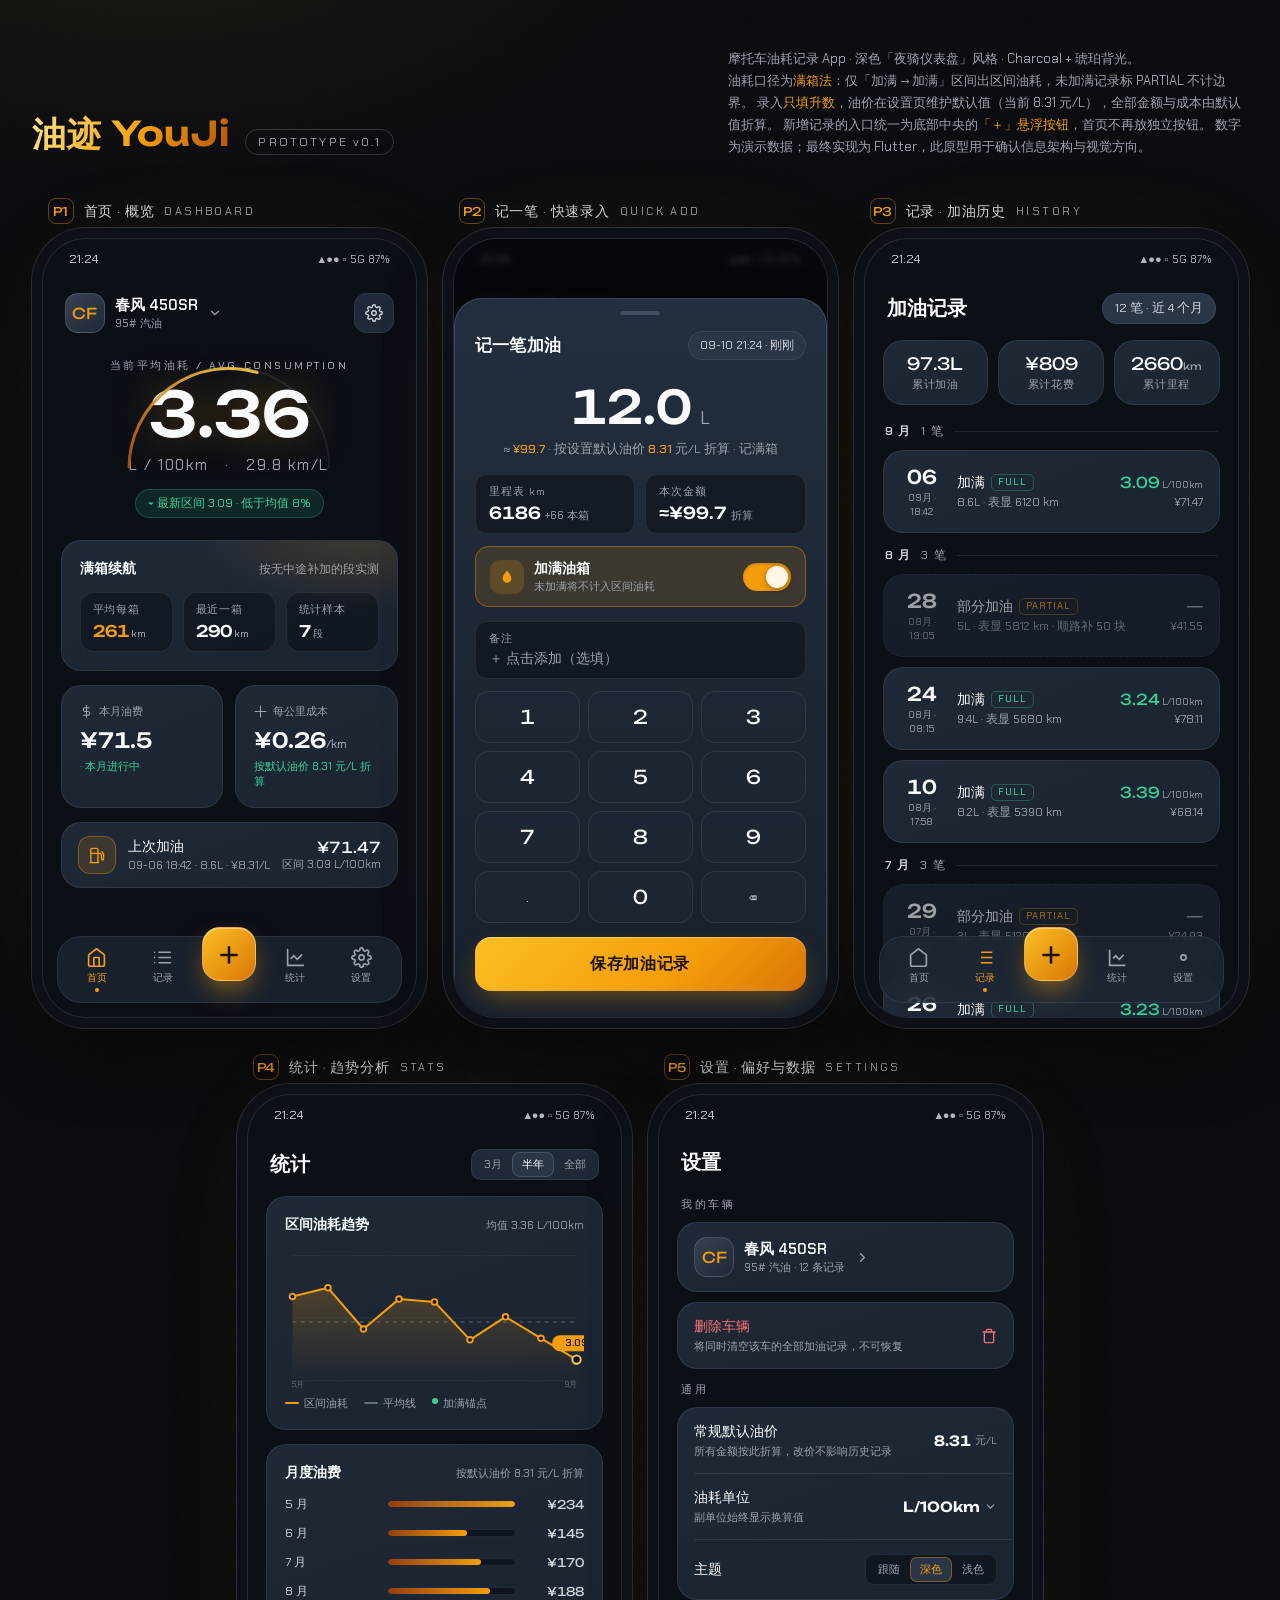
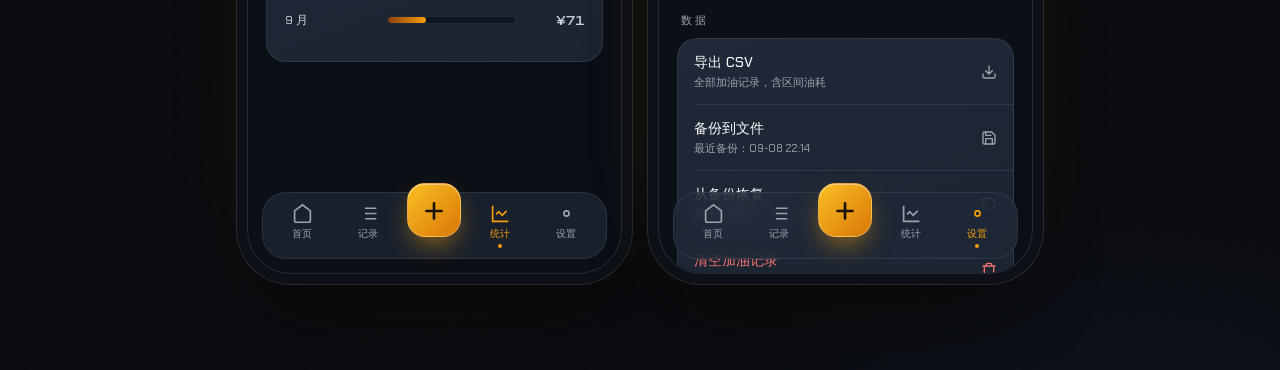
<file: prototype/index.html>
<!DOCTYPE html>
<html lang="zh-CN">
<head>
<meta charset="UTF-8">
<meta name="viewport" content="width=device-width, initial-scale=1">
<title>油迹 YouJi · 前端原型 v0.1</title>
<link rel="preconnect" href="https://fonts.googleapis.com">
<link rel="preconnect" href="https://fonts.gstatic.com" crossorigin>
<link href="https://fonts.googleapis.com/css2?family=Unbounded:wght@400;500;600&family=Chakra+Petch:wght@400;500;600&display=swap" rel="stylesheet">
<link rel="stylesheet" href="style.css">
</head>
<body>

<header class="board-head">
  <div class="board-title">
    <h1>油迹 YouJi</h1>
    <span class="ver">PROTOTYPE v0.1</span>
  </div>
  <p class="board-note">
    摩托车油耗记录 App · 深色「夜骑仪表盘」风格 · Charcoal + 琥珀背光。<br>
    油耗口径为<b>满箱法</b>：仅「加满 → 加满」区间出区间油耗，未加满记录标 PARTIAL 不计边界。
    录入<b>只填升数</b>，油价在设置页维护默认值（当前 8.31 元/L），全部金额与成本由默认值折算。
    新增记录的入口统一为底部中央的<b>「＋」悬浮按钮</b>，首页不再放独立按钮。
    数字为演示数据；最终实现为 Flutter，此原型用于确认信息架构与视觉方向。
  </p>
</header>

<main class="board">

  <!-- ============ P1 首页 ============ -->
  <div class="device">
    <div class="device-label"><span class="idx">P1</span><span class="name">首页 · 概览</span><span class="en">DASHBOARD</span></div>
    <section class="phone">
      <div class="screen">
        <div class="statusbar"><span class="num">21:24</span><span class="sig">▲●● ▫ 5G 87%</span></div>
        <div class="screen-scroll">

          <div class="dash-head">
            <div class="vehicle-chip">
              <div class="avatar">CF</div>
              <div>
                <div class="vname">春风 450SR</div>
                <div class="vsub">95# 汽油</div>
              </div>
              <svg width="14" height="14" viewBox="0 0 24 24" fill="none" stroke="#9CA3AF" stroke-width="2" stroke-linecap="round"><path d="m6 9 6 6 6-6"/></svg>
            </div>
            <button class="icon-btn" aria-label="设置">
              <svg width="18" height="18" viewBox="0 0 24 24" fill="none" stroke="currentColor" stroke-width="1.8" stroke-linecap="round"><circle cx="12" cy="12" r="3"/><path d="M19.4 15a1.65 1.65 0 0 0 .33 1.82l.06.06a2 2 0 1 1-2.83 2.83l-.06-.06a1.65 1.65 0 0 0-1.82-.33 1.65 1.65 0 0 0-1 1.51V21a2 2 0 1 1-4 0v-.09A1.65 1.65 0 0 0 9 19.4a1.65 1.65 0 0 0-1.82.33l-.06.06a2 2 0 1 1-2.83-2.83l.06-.06a1.65 1.65 0 0 0 .33-1.82 1.65 1.65 0 0 0-1.51-1H3a2 2 0 1 1 0-4h.09A1.65 1.65 0 0 0 4.6 9a1.65 1.65 0 0 0-.33-1.82l-.06-.06a2 2 0 1 1 2.83-2.83l.06.06a1.65 1.65 0 0 0 1.82.33H9a1.65 1.65 0 0 0 1-1.51V3a2 2 0 1 1 4 0v.09a1.65 1.65 0 0 0 1 1.51 1.65 1.65 0 0 0 1.82-.33l.06-.06a2 2 0 1 1 2.83 2.83l-.06.06a1.65 1.65 0 0 0-.33 1.82V9a1.65 1.65 0 0 0 1.51 1H21a2 2 0 1 1 0 4h-.09a1.65 1.65 0 0 0-1.51 1z"/></svg>
            </button>
          </div>

          <div class="hero">
            <svg class="hero-arc" viewBox="0 0 240 120" fill="none">
              <path d="M 20 110 A 100 100 0 0 1 220 110" stroke="rgba(148,163,184,.14)" stroke-width="2" stroke-linecap="round"/>
              <path d="M 20 110 A 100 100 0 0 1 148 15.5" stroke="url(#ga)" stroke-width="3" stroke-linecap="round"/>
              <defs><linearGradient id="ga" x1="0" y1="1" x2="1" y2="0"><stop stop-color="#B45309"/><stop offset="1" stop-color="#FCD34D"/></linearGradient></defs>
            </svg>
            <span class="label-caps">当前平均油耗 / AVG CONSUMPTION</span>
            <div class="hero-value num" id="hero-value">3.36</div>
            <div class="hero-unit">L / 100km　·　<span class="num">29.8</span> km/L</div>
            <div class="hero-sub num" id="hero-sub">▾ 最新区间 3.09 · 低于均值</div>
          </div>

          <div class="card tank-card">
            <div class="tank-top"><span class="t">满箱续航</span><span class="d num">按无中途补加的段实测</span></div>
            <div class="tank-stats">
              <div class="tank-stat"><div class="k">平均每箱</div><div class="v amber num"><span id="range-avg">261</span><small>km</small></div></div>
              <div class="tank-stat"><div class="k">最近一箱</div><div class="v num"><span id="range-last">290</span><small>km</small></div></div>
              <div class="tank-stat"><div class="k">统计样本</div><div class="v num"><span id="range-count">7</span><small>段</small></div></div>
            </div>
          </div>

          <div class="month-row">
            <div class="card month-card">
              <div class="k"><svg width="13" height="13" viewBox="0 0 24 24" fill="none" stroke="#9CA3AF" stroke-width="2" stroke-linecap="round"><path d="M12 1v22M17 5H9.5a3.5 3.5 0 0 0 0 7h5a3.5 3.5 0 0 1 0 7H6"/></svg>本月油费</div>
              <div class="v num" id="month-cost">¥71.5</div>
              <div class="trend">· 本月进行中</div>
            </div>
            <div class="card month-card">
              <div class="k"><svg width="13" height="13" viewBox="0 0 24 24" fill="none" stroke="#9CA3AF" stroke-width="2" stroke-linecap="round"><path d="M12 2v20M2 12h20"/></svg>每公里成本</div>
              <div class="v num" id="cost-km">¥0.26<small>/km</small></div>
              <div class="trend num">按默认油价 8.31 元/L 折算</div>
            </div>
          </div>

          <div class="card last-fill" style="margin-top:2px">
            <div class="pump">
              <svg width="17" height="17" viewBox="0 0 24 24" fill="none" stroke="currentColor" stroke-width="1.9" stroke-linecap="round" stroke-linejoin="round"><path d="M3 22h12M4 9h10M14 22V4a2 2 0 0 0-2-2H6a2 2 0 0 0-2 2v18M14 9h2a3 3 0 0 1 3 3v5a1.5 1.5 0 0 0 3 0v-7l-2.5-3.5"/></svg>
            </div>
            <div class="info">
              <div class="l1">上次加油</div>
              <div class="l2 num">09-06 18:42 · 8.6L · ¥8.31/L</div>
            </div>
            <div class="amt num"><div class="a">¥71.47</div><div class="b">区间 3.09 L/100km</div></div>
          </div>

        </div>
        <!-- 底部导航 -->
        <nav class="tabbar">
          <div class="tab on">
            <svg viewBox="0 0 24 24" fill="none" stroke="currentColor" stroke-width="1.9" stroke-linecap="round" stroke-linejoin="round"><path d="m3 9 9-7 9 7v11a2 2 0 0 1-2 2H5a2 2 0 0 1-2-2z"/><path d="M9 22V12h6v10"/></svg>
            首页<i class="dot"></i>
          </div>
          <div class="tab">
            <svg viewBox="0 0 24 24" fill="none" stroke="currentColor" stroke-width="1.9" stroke-linecap="round"><path d="M8 6h13M8 12h13M8 18h13M3 6h.01M3 12h.01M3 18h.01"/></svg>
            记录<i class="dot"></i>
          </div>
          <div class="tab"><div class="tab-fab"><svg viewBox="0 0 24 24" fill="none" stroke="currentColor" stroke-width="2.4" stroke-linecap="round"><path d="M12 5v14M5 12h14"/></svg></div></div>
          <div class="tab">
            <svg viewBox="0 0 24 24" fill="none" stroke="currentColor" stroke-width="1.9" stroke-linecap="round"><path d="M3 3v18h18"/><path d="m19 9-5 5-4-4-3 3"/></svg>
            统计<i class="dot"></i>
          </div>
          <div class="tab">
            <svg viewBox="0 0 24 24" fill="none" stroke="currentColor" stroke-width="1.9" stroke-linecap="round" stroke-linejoin="round"><circle cx="12" cy="12" r="3"/><path d="M19.4 15a1.65 1.65 0 0 0 .33 1.82l.06.06a2 2 0 1 1-2.83 2.83l-.06-.06a1.65 1.65 0 0 0-1.82-.33 1.65 1.65 0 0 0-1 1.51V21a2 2 0 1 1-4 0v-.09A1.65 1.65 0 0 0 9 19.4a1.65 1.65 0 0 0-1.82.33l-.06.06a2 2 0 1 1-2.83-2.83l.06-.06a1.65 1.65 0 0 0 .33-1.82 1.65 1.65 0 0 0-1.51-1H3a2 2 0 1 1 0-4h.09A1.65 1.65 0 0 0 4.6 9a1.65 1.65 0 0 0-.33-1.82l-.06-.06a2 2 0 1 1 2.83-2.83l.06.06a1.65 1.65 0 0 0 1.82.33H9a1.65 1.65 0 0 0 1-1.51V3a2 2 0 1 1 4 0v.09a1.65 1.65 0 0 0 1 1.51 1.65 1.65 0 0 0 1.82-.33l.06-.06a2 2 0 1 1 2.83 2.83l-.06.06a1.65 1.65 0 0 0-.33 1.82V9a1.65 1.65 0 0 0 1.51 1H21a2 2 0 1 1 0 4h-.09a1.65 1.65 0 0 0-1.51 1z"/></svg>
            设置<i class="dot"></i>
          </div>
        </nav>
      </div>
    </section>
  </div>

  <!-- ============ P2 记一笔 ============ -->
  <div class="device">
    <div class="device-label"><span class="idx">P2</span><span class="name">记一笔 · 快速录入</span><span class="en">QUICK ADD</span></div>
    <section class="phone">
      <div class="screen">
        <div class="statusbar"><span class="num">21:24</span><span class="sig">▲●● ▫ 5G 87%</span></div>
        <!-- 底衬：首页内容被 sheet 压暗 -->
        <div class="screen-scroll" style="filter: blur(1px) brightness(.55); pointer-events:none;">
          <div class="dash-head">
            <div class="vehicle-chip"><div class="avatar">CF</div><div><div class="vname">春风 450SR</div><div class="vsub">95# 汽油</div></div></div>
          </div>
          <div class="hero"><span class="label-caps">当前平均油耗</span><div class="hero-value">3.36</div><div class="hero-unit">L / 100km</div></div>
          <div class="card tank-card"><div class="tank-top"><span class="t">满箱续航</span></div><div class="tank-stats"><div class="tank-stat"><div class="k">平均每箱</div><div class="v num">261<small>km</small></div></div><div class="tank-stat"><div class="k">最近一箱</div><div class="v num">290<small>km</small></div></div></div></div>
        </div>
        <div class="sheet-scrim"></div>

        <div class="sheet">
          <div class="sheet-grip"></div>
          <div class="sheet-title">
            <h3>记一笔加油</h3>
            <span class="date-pill num">09-10 21:24 · 刚刚</span>
          </div>

          <div class="amount-display">
            <span class="val num">12.0</span><span style="font-size:18px;color:var(--on-surface-3);margin-left:8px">L</span>
            <div class="conv num">≈ <b>¥99.7</b> · 按设置默认油价 <b>8.31</b> 元/L 折算 · 记满箱</div>
          </div>

          <div class="fill-row">
            <div class="fill-field"><div class="k">里程表 km</div><div class="v num">6186 <small>+66 本箱</small></div></div>
            <div class="fill-field"><div class="k">本次金额</div><div class="v num">≈¥99.7 <small>折算</small></div></div>
          </div>

          <div class="full-toggle">
            <div class="l">
              <div class="ic"><svg width="16" height="16" viewBox="0 0 24 24" fill="currentColor"><path d="M12 2.7s6.5 6.6 6.5 11.3a6.5 6.5 0 1 1-13 0C5.5 9.3 12 2.7 12 2.7z"/></svg></div>
              <div><div class="t1">加满油箱</div><div class="t2">未加满将不计入区间油耗</div></div>
            </div>
            <div class="switch"></div>
          </div>

          <div class="fill-row">
            <div class="fill-field" style="flex:1">
              <div class="k">备注</div>
              <div class="v ph">＋ 点击添加（选填）</div>
            </div>
          </div>

          <div class="keypad">
            <div class="key num">1</div><div class="key num">2</div><div class="key num">3</div>
            <div class="key num">4</div><div class="key num">5</div><div class="key num">6</div>
            <div class="key num">7</div><div class="key num">8</div><div class="key num">9</div>
            <div class="key fn num">.</div><div class="key num">0</div><div class="key fn">⌫</div>
          </div>

          <button class="btn-primary">保存加油记录</button>
        </div>

        <nav class="tabbar" style="opacity:.35">
          <div class="tab on"><svg viewBox="0 0 24 24" fill="none" stroke="currentColor" stroke-width="1.9"><path d="m3 9 9-7 9 7v11a2 2 0 0 1-2 2H5a2 2 0 0 1-2-2z"/></svg>首页<i class="dot"></i></div>
          <div class="tab"><svg viewBox="0 0 24 24" fill="none" stroke="currentColor" stroke-width="1.9"><path d="M8 6h13M8 12h13M8 18h13"/></svg>记录<i class="dot"></i></div>
          <div class="tab"><div class="tab-fab"><svg viewBox="0 0 24 24" fill="none" stroke="currentColor" stroke-width="2.4" stroke-linecap="round"><path d="M12 5v14M5 12h14"/></svg></div></div>
          <div class="tab"><svg viewBox="0 0 24 24" fill="none" stroke="currentColor" stroke-width="1.9"><path d="M3 3v18h18"/><path d="m19 9-5 5-4-4-3 3"/></svg>统计<i class="dot"></i></div>
          <div class="tab"><svg viewBox="0 0 24 24" fill="none" stroke="currentColor" stroke-width="1.9"><circle cx="12" cy="12" r="3"/></svg>设置<i class="dot"></i></div>
        </nav>
      </div>
    </section>
  </div>

  <!-- ============ P3 历史记录 ============ -->
  <div class="device">
    <div class="device-label"><span class="idx">P3</span><span class="name">记录 · 加油历史</span><span class="en">HISTORY</span></div>
    <section class="phone">
      <div class="screen">
        <div class="statusbar"><span class="num">21:24</span><span class="sig">▲●● ▫ 5G 87%</span></div>
        <div class="screen-scroll" id="history-scroll">
          <div class="hist-head">
            <h2>加油记录</h2>
            <span class="chip num">12 笔 · 近 4 个月</span>
          </div>
          <div class="hist-summary">
            <div class="card hs"><div class="v num" id="hs-total-l">106.5L</div><div class="k">累计加油</div></div>
            <div class="card hs"><div class="v num" id="hs-total-amt">¥882</div><div class="k">累计花费</div></div>
            <div class="card hs"><div class="v num">2660<small style="font-size:10px;color:var(--on-surface-3)">km</small></div><div class="k">累计里程</div></div>
          </div>
          <div id="history-list"><!-- JS 注入 --></div>
        </div>
        <nav class="tabbar">
          <div class="tab"><svg viewBox="0 0 24 24" fill="none" stroke="currentColor" stroke-width="1.9"><path d="m3 9 9-7 9 7v11a2 2 0 0 1-2 2H5a2 2 0 0 1-2-2z"/></svg>首页<i class="dot"></i></div>
          <div class="tab on"><svg viewBox="0 0 24 24" fill="none" stroke="currentColor" stroke-width="1.9"><path d="M8 6h13M8 12h13M8 18h13"/></svg>记录<i class="dot"></i></div>
          <div class="tab"><div class="tab-fab"><svg viewBox="0 0 24 24" fill="none" stroke="currentColor" stroke-width="2.4" stroke-linecap="round"><path d="M12 5v14M5 12h14"/></svg></div></div>
          <div class="tab"><svg viewBox="0 0 24 24" fill="none" stroke="currentColor" stroke-width="1.9"><path d="M3 3v18h18"/><path d="m19 9-5 5-4-4-3 3"/></svg>统计<i class="dot"></i></div>
          <div class="tab"><svg viewBox="0 0 24 24" fill="none" stroke="currentColor" stroke-width="1.9"><circle cx="12" cy="12" r="3"/></svg>设置<i class="dot"></i></div>
        </nav>
      </div>
    </section>
  </div>

  <!-- ============ P4 统计 ============ -->
  <div class="device">
    <div class="device-label"><span class="idx">P4</span><span class="name">统计 · 趋势分析</span><span class="en">STATS</span></div>
    <section class="phone">
      <div class="screen">
        <div class="statusbar"><span class="num">21:24</span><span class="sig">▲●● ▫ 5G 87%</span></div>
        <div class="screen-scroll">
          <div class="stats-head">
            <h2>统计</h2>
            <div class="range-seg"><span>3月</span><span class="on">半年</span><span>全部</span></div>
          </div>

          <div class="card chart-card">
            <div class="ct-head"><span class="t">区间油耗趋势</span><span class="s num">均值 <span id="avg-line">3.36</span> L/100km</span></div>
            <div class="chart-wrap" id="trend-chart"><!-- JS 注入 SVG --></div>
            <div class="chart-legend">
              <span><i style="background:#F59E0B"></i>区间油耗</span>
              <span><i style="background:rgba(148,163,184,.6)"></i>平均线</span>
              <span><i style="background:#34D399;border-radius:50%;width:6px;height:6px"></i>加满锚点</span>
            </div>
          </div>

          <div class="card chart-card">
            <div class="ct-head"><span class="t">月度油费</span><span class="s num">按默认油价 8.31 元/L 折算</span></div>
            <div class="chart-wrap" id="month-chart"><!-- JS 注入 --></div>
          </div>
        </div>
        <nav class="tabbar">
          <div class="tab"><svg viewBox="0 0 24 24" fill="none" stroke="currentColor" stroke-width="1.9"><path d="m3 9 9-7 9 7v11a2 2 0 0 1-2 2H5a2 2 0 0 1-2-2z"/></svg>首页<i class="dot"></i></div>
          <div class="tab"><svg viewBox="0 0 24 24" fill="none" stroke="currentColor" stroke-width="1.9"><path d="M8 6h13M8 12h13M8 18h13"/></svg>记录<i class="dot"></i></div>
          <div class="tab"><div class="tab-fab"><svg viewBox="0 0 24 24" fill="none" stroke="currentColor" stroke-width="2.4" stroke-linecap="round"><path d="M12 5v14M5 12h14"/></svg></div></div>
          <div class="tab on"><svg viewBox="0 0 24 24" fill="none" stroke="currentColor" stroke-width="1.9"><path d="M3 3v18h18"/><path d="m19 9-5 5-4-4-3 3"/></svg>统计<i class="dot"></i></div>
          <div class="tab"><svg viewBox="0 0 24 24" fill="none" stroke="currentColor" stroke-width="1.9"><circle cx="12" cy="12" r="3"/></svg>设置<i class="dot"></i></div>
        </nav>
      </div>
    </section>
  </div>
  <!-- ============ P5 设置 ============ -->
  <div class="device">
    <div class="device-label"><span class="idx">P5</span><span class="name">设置 · 偏好与数据</span><span class="en">SETTINGS</span></div>
    <section class="phone">
      <div class="screen">
        <div class="statusbar"><span class="num">21:24</span><span class="sig">▲●● ▫ 5G 87%</span></div>
        <div class="screen-scroll">
          <div class="stats-head">
            <h2>设置</h2>
          </div>

          <div class="label-caps" style="display:block;margin:6px 4px 10px">我的车辆</div>
          <div class="card fill-item" style="margin-bottom:10px">
            <div class="vehicle-chip">
              <div class="avatar">CF</div>
              <div style="flex:1">
                <div class="vname">春风 450SR</div>
                <div class="vsub">95# 汽油 · 12 条记录</div>
              </div>
              <svg width="15" height="15" viewBox="0 0 24 24" fill="none" stroke="#9CA3AF" stroke-width="2" stroke-linecap="round"><path d="m9 18 6-6-6-6"/></svg>
            </div>
          </div>
          <div class="card" style="padding:0;margin-bottom:14px">
            <div class="set-row">
              <div><div class="s-t" style="color:var(--error)">删除车辆</div><div class="s-d">将同时清空该车的全部加油记录，不可恢复</div></div>
              <svg width="16" height="16" viewBox="0 0 24 24" fill="none" stroke="#F87171" stroke-width="2" stroke-linecap="round" stroke-linejoin="round"><path d="M3 6h18M8 6V4a2 2 0 0 1 2-2h4a2 2 0 0 1 2 2v2m3 0v14a2 2 0 0 1-2 2H7a2 2 0 0 1-2-2V6h14"/></svg>
            </div>
          </div>

          <div class="label-caps" style="display:block;margin:6px 4px 10px">通用</div>

          <div class="card" style="padding:0;margin-bottom:14px">
            <div class="set-row">
              <div><div class="s-t">常规默认油价</div><div class="s-d">所有金额按此折算，改价不影响历史记录</div></div>
              <div class="s-v num">8.31 <small>元/L</small></div>
            </div>
            <div class="set-div"></div>
            <div class="set-row">
              <div><div class="s-t">油耗单位</div><div class="s-d">副单位始终显示换算值</div></div>
              <div class="s-v">L/100km
                <svg width="13" height="13" viewBox="0 0 24 24" fill="none" stroke="#9CA3AF" stroke-width="2" stroke-linecap="round"><path d="m6 9 6 6 6-6"/></svg>
              </div>
            </div>
            <div class="set-div"></div>
            <div class="set-row">
              <div><div class="s-t">主题</div></div>
              <div class="seg-mini"><span>跟随</span><span class="on">深色</span><span>浅色</span></div>
            </div>
          </div>

          <div class="label-caps" style="display:block;margin:6px 4px 10px">数据</div>

          <div class="card" style="padding:0;margin-bottom:14px">
            <div class="set-row">
              <div><div class="s-t">导出 CSV</div><div class="s-d">全部加油记录，含区间油耗</div></div>
              <svg width="16" height="16" viewBox="0 0 24 24" fill="none" stroke="#9CA3AF" stroke-width="2" stroke-linecap="round" stroke-linejoin="round"><path d="M21 15v4a2 2 0 0 1-2 2H5a2 2 0 0 1-2-2v-4M7 10l5 5 5-5M12 15V3"/></svg>
            </div>
            <div class="set-div"></div>
            <div class="set-row">
              <div><div class="s-t">备份到文件</div><div class="s-d">最近备份：09-08 22:14</div></div>
              <svg width="16" height="16" viewBox="0 0 24 24" fill="none" stroke="#9CA3AF" stroke-width="2" stroke-linecap="round" stroke-linejoin="round"><path d="M19 21H5a2 2 0 0 1-2-2V5a2 2 0 0 1 2-2h11l5 5v11a2 2 0 0 1-2 2z"/><path d="M17 21v-8H7v8M7 3v5h8"/></svg>
            </div>
            <div class="set-div"></div>
            <div class="set-row">
              <div><div class="s-t">从备份恢复</div><div class="s-d">覆盖当前数据，恢复前会再次确认</div></div>
              <svg width="16" height="16" viewBox="0 0 24 24" fill="none" stroke="#9CA3AF" stroke-width="2" stroke-linecap="round" stroke-linejoin="round"><path d="M3 12a9 9 0 1 0 9-9 9.75 9.75 0 0 0-6.74 2.74L3 8"/><path d="M3 3v5h5"/></svg>
            </div>
            <div class="set-div"></div>
            <div class="set-row">
              <div><div class="s-t" style="color:var(--error)">清空加油记录</div><div class="s-d">清空全部 12 条记录，车辆信息保留，不可恢复</div></div>
              <svg width="16" height="16" viewBox="0 0 24 24" fill="none" stroke="#F87171" stroke-width="2" stroke-linecap="round" stroke-linejoin="round"><path d="M3 6h18M8 6V4a2 2 0 0 1 2-2h4a2 2 0 0 1 2 2v2m3 0v14a2 2 0 0 1-2 2H7a2 2 0 0 1-2-2V6h14"/></svg>
            </div>
          </div>

          <div class="card" style="padding:0;margin-bottom:14px">
            <div class="set-row">
              <div><div class="s-t">关于油迹</div><div class="s-d">v0.1 · 满箱法计算说明</div></div>
              <svg width="15" height="15" viewBox="0 0 24 24" fill="none" stroke="#9CA3AF" stroke-width="2" stroke-linecap="round"><path d="m9 18 6-6-6-6"/></svg>
            </div>
          </div>

          <p style="font-size:11px;color:var(--on-surface-3);text-align:center;line-height:1.8;padding:4px 24px 0">
            数据仅保存在本机 · 油迹 YouJi<br>摩托车油耗记录工具
          </p>
        </div>
        <nav class="tabbar">
          <div class="tab"><svg viewBox="0 0 24 24" fill="none" stroke="currentColor" stroke-width="1.9"><path d="m3 9 9-7 9 7v11a2 2 0 0 1-2 2H5a2 2 0 0 1-2-2z"/></svg>首页<i class="dot"></i></div>
          <div class="tab"><svg viewBox="0 0 24 24" fill="none" stroke="currentColor" stroke-width="1.9"><path d="M8 6h13M8 12h13M8 18h13"/></svg>记录<i class="dot"></i></div>
          <div class="tab"><div class="tab-fab"><svg viewBox="0 0 24 24" fill="none" stroke="currentColor" stroke-width="2.4" stroke-linecap="round"><path d="M12 5v14M5 12h14"/></svg></div></div>
          <div class="tab"><svg viewBox="0 0 24 24" fill="none" stroke="currentColor" stroke-width="1.9"><path d="M3 3v18h18"/><path d="m19 9-5 5-4-4-3 3"/></svg>统计<i class="dot"></i></div>
          <div class="tab on"><svg viewBox="0 0 24 24" fill="none" stroke="currentColor" stroke-width="1.9"><circle cx="12" cy="12" r="3"/></svg>设置<i class="dot"></i></div>
        </nav>
      </div>
    </section>
  </div>

</main>

<script src="data.js"></script>
<script src="app.js"></script>
</body>
</html>
</file>
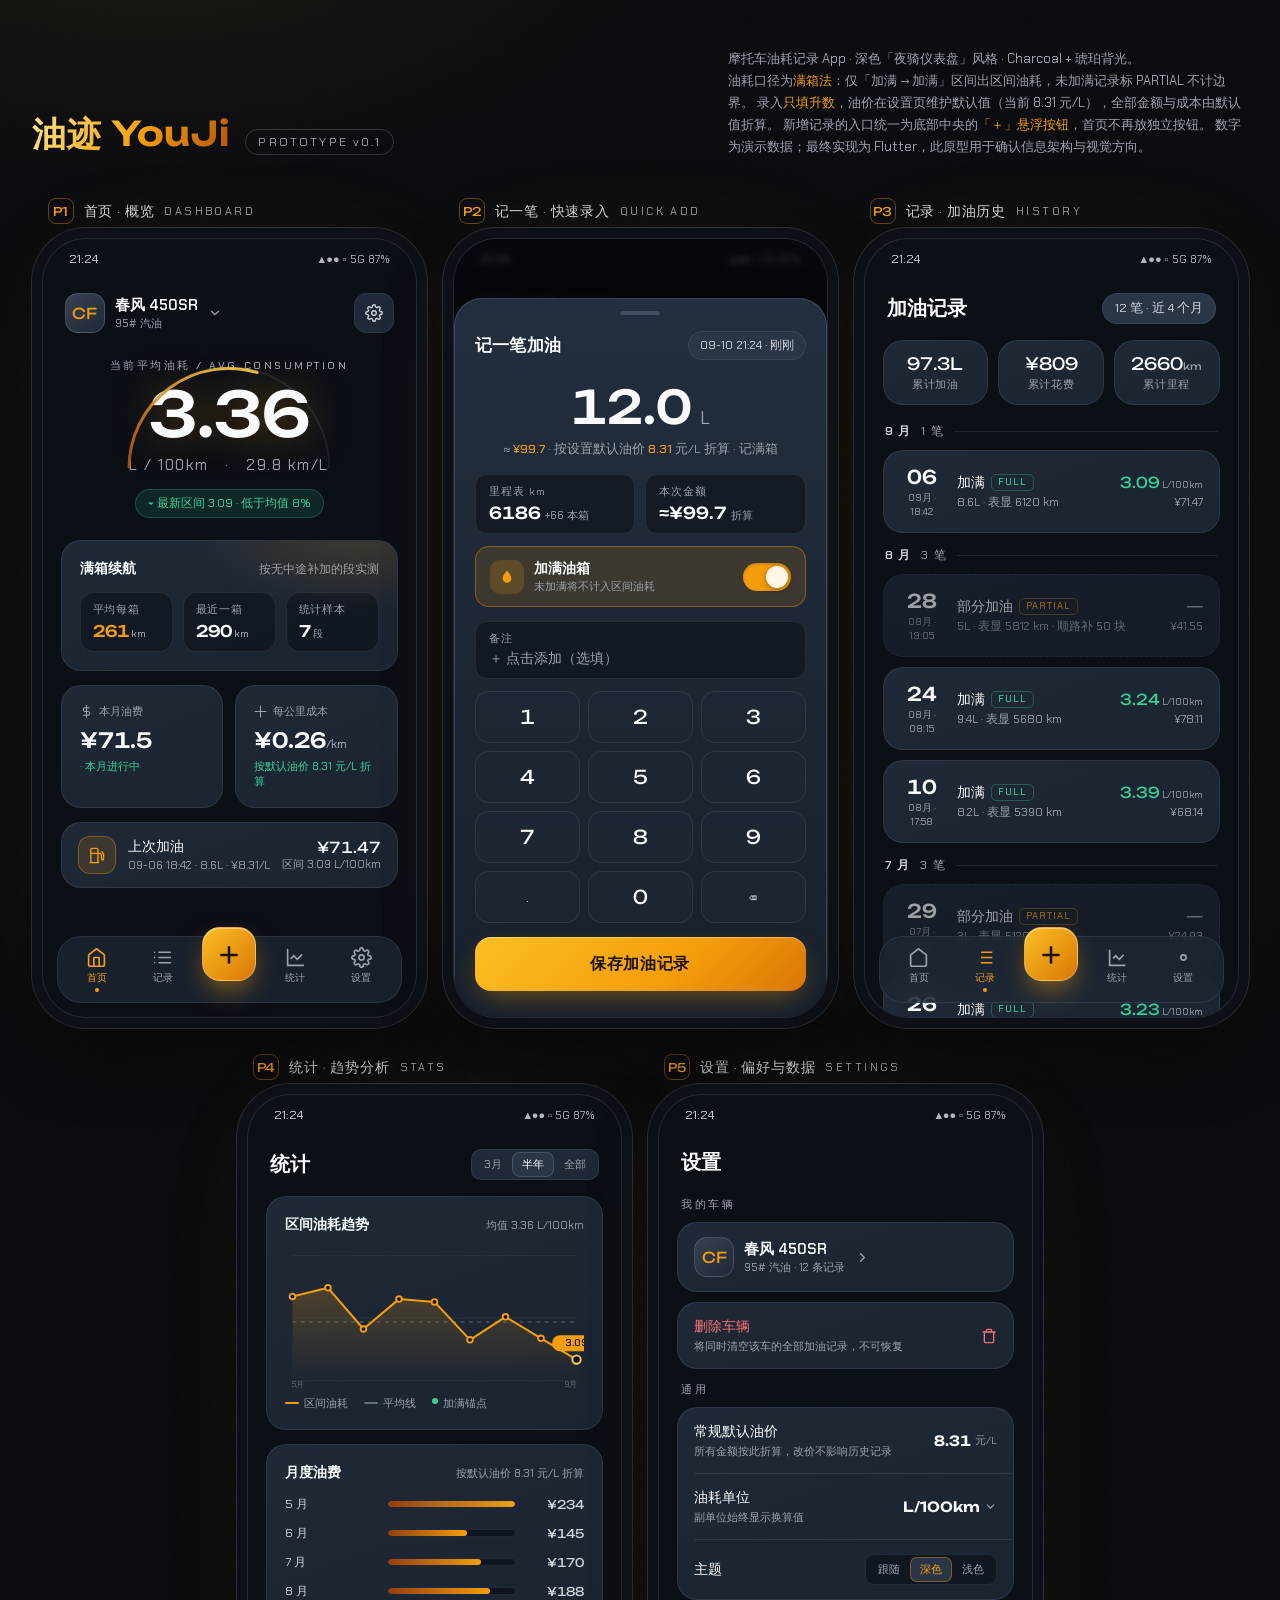
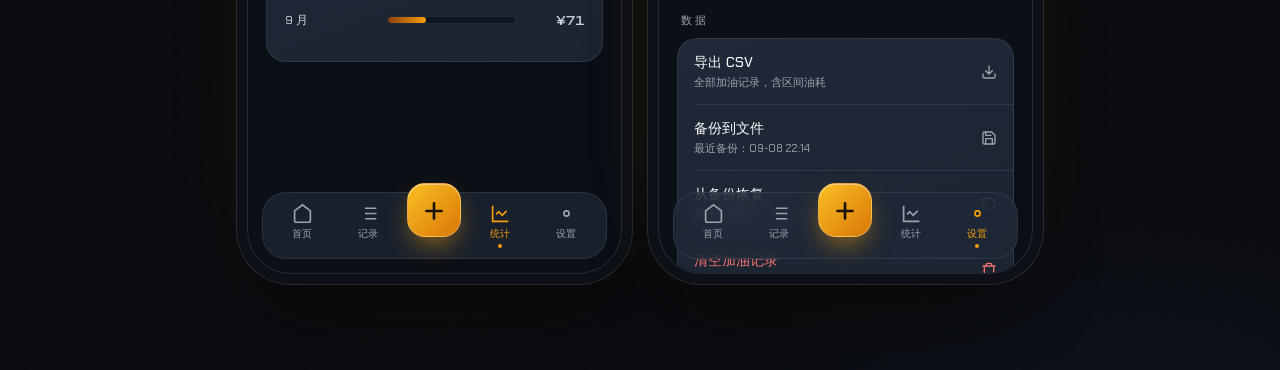
<file: 油耗记录-原型.html>
<!DOCTYPE html>
<html lang="zh-CN">
<head>
<meta charset="UTF-8">
<meta name="viewport" content="width=device-width, initial-scale=1">
<title>油迹 YouJi · 前端原型 v0.1</title>
<link rel="preconnect" href="https://fonts.googleapis.com">
<link rel="preconnect" href="https://fonts.gstatic.com" crossorigin>
<link href="https://fonts.googleapis.com/css2?family=Unbounded:wght@400;500;600&family=Chakra+Petch:wght@400;500;600&display=swap" rel="stylesheet">
<style>
/* ============================================
   油迹 YouJi · 设计原型样式
   风格：深色「夜骑仪表盘」 Charcoal + 琥珀背光
   tokens 与 design-system/MASTER.md 对齐
   ============================================ */

:root {
  /* surface 层级 */
  --surface:            #0B0F16;   /* 比设计稿 #111827 更深一档，原型氛围 */
  --surface-app:        #111827;
  --surface-container:  #1F2937;
  --surface-high:       #2A3546;
  --surface-glass:      rgba(31, 41, 55, .72);

  /* 文字 */
  --on-surface:         #F9FAFB;
  --on-surface-2:       #D1D5DB;
  --on-surface-3:       #9CA3AF;
  --outline:            rgba(148, 163, 184, .14);
  --outline-strong:     rgba(148, 163, 184, .28);

  /* 强调：琥珀 */
  --primary:            #F59E0B;
  --primary-soft:       rgba(245, 158, 11, .14);
  --primary-line:       rgba(245, 158, 11, .38);
  --on-primary:         #1A1207;

  --success:            #34D399;
  --success-soft:       rgba(52, 211, 153, .12);
  --error:              #F87171;
  --error-soft:         rgba(248, 113, 113, .12);

  /* 字体 */
  --font-display: 'Unbounded', 'PingFang SC', 'Microsoft YaHei', sans-serif;
  --font-body: 'Chakra Petch', 'PingFang SC', 'Microsoft YaHei', 'Noto Sans SC', sans-serif;

  /* 形状 */
  --r-card: 20px;
  --r-ctl: 12px;
  --r-chip: 999px;

  /* 动效 */
  --ease-out: cubic-bezier(.22, 1, .36, 1);
  --spring: cubic-bezier(.34, 1.56, .64, 1);
}

* { margin: 0; padding: 0; box-sizing: border-box; -webkit-tap-highlight-color: transparent; }

html { font-size: 16px; }

body {
  font-family: var(--font-body);
  background: #07090D;
  color: var(--on-surface);
  min-height: 100vh;
  /* 车库夜景：远处琥珀光晕 + 冷色补光 + 噪点 */
  background-image:
    radial-gradient(900px 500px at 12% -6%, rgba(245, 158, 11, .10), transparent 60%),
    radial-gradient(800px 600px at 88% 108%, rgba(56, 89, 199, .10), transparent 55%),
    url("data:image/svg+xml,%3Csvg xmlns='http://www.w3.org/2000/svg' width='140' height='140'%3E%3Cfilter id='n'%3E%3CfeTurbulence type='fractalNoise' baseFrequency='.9' numOctaves='2'/%3E%3C/filter%3E%3Crect width='100%25' height='100%25' filter='url(%23n)' opacity='.035'/%3E%3C/svg%3E");
  padding: 48px 32px 96px;
}

.num { font-feature-settings: 'tnum' 1; font-variant-numeric: tabular-nums; }

/* ---------- 展示板头 ---------- */
.board-head { max-width: 1560px; margin: 0 auto 40px; display: flex; align-items: flex-end; justify-content: space-between; gap: 24px; flex-wrap: wrap; }
.board-title { display: flex; align-items: baseline; gap: 16px; }
.board-title h1 {
  font-family: var(--font-display);
  font-size: 34px; font-weight: 600; letter-spacing: .02em;
  background: linear-gradient(120deg, #FDE68A, #F59E0B 55%, #B45309);
  -webkit-background-clip: text; background-clip: text; color: transparent;
}
.board-title .ver {
  font-size: 12px; color: var(--on-surface-3); letter-spacing: .18em;
  border: 1px solid var(--outline-strong); border-radius: var(--r-chip); padding: 4px 12px;
}
.board-note { color: var(--on-surface-3); font-size: 13px; line-height: 1.7; max-width: 520px; }
.board-note b { color: var(--primary); font-weight: 500; }

/* ---------- 手机阵列 ---------- */
.board { max-width: 1560px; margin: 0 auto; display: flex; gap: 36px; flex-wrap: wrap; justify-content: center; }

.device { display: flex; flex-direction: column; gap: 14px; }
.device-label { display: flex; align-items: center; gap: 10px; padding-left: 6px; }
.device-label .idx {
  font-family: var(--font-display); font-size: 12px; color: var(--primary);
  width: 26px; height: 26px; border: 1px solid var(--primary-line); border-radius: 8px;
  display: grid; place-items: center;
}
.device-label .name { font-size: 14px; color: var(--on-surface-2); letter-spacing: .06em; }
.device-label .en { font-size: 11px; color: var(--on-surface-3); letter-spacing: .22em; }

.phone {
  width: 375px; height: 780px; border-radius: 44px; position: relative; overflow: hidden;
  background: var(--surface);
  border: 1px solid rgba(148, 163, 184, .18);
  box-shadow:
    0 0 0 10px #0D1117,
    0 0 0 11px rgba(148, 163, 184, .22),
    0 40px 80px -24px rgba(0, 0, 0, .8),
    0 0 120px -40px rgba(245, 158, 11, .18);
}
/* 听筒/状态栏 */
.statusbar {
  height: 40px; display: flex; align-items: center; justify-content: space-between;
  padding: 0 26px; font-size: 12.5px; color: var(--on-surface-2); flex: none;
}
.statusbar .sig { display: flex; gap: 6px; align-items: center; opacity: .85; font-size: 11px; }

.screen { height: 100%; display: flex; flex-direction: column; position: relative; }
.screen-scroll { flex: 1; overflow: hidden auto; padding: 4px 18px 120px; scrollbar-width: none; }
.screen-scroll::-webkit-scrollbar { display: none; }

/* ---------- 通用组件 ---------- */
.card {
  background: linear-gradient(160deg, var(--surface-container), #1B2431);
  border: 1px solid var(--outline);
  border-radius: var(--r-card);
  padding: 18px;
  position: relative;
}

.label-caps {
  font-size: 10.5px; letter-spacing: .24em; color: var(--on-surface-3);
  text-transform: uppercase; font-weight: 500;
}

.chip {
  display: inline-flex; align-items: center; gap: 6px;
  background: var(--surface-high); border: 1px solid var(--outline);
  border-radius: var(--r-chip); padding: 6px 12px; font-size: 12.5px; color: var(--on-surface-2);
}

.btn-primary {
  display: flex; align-items: center; justify-content: center; gap: 10px;
  background: linear-gradient(135deg, #FBBF24, #F59E0B 60%, #D97706);
  color: var(--on-primary); border: none; border-radius: 16px;
  font-family: var(--font-body); font-size: 16px; font-weight: 600; letter-spacing: .04em;
  padding: 16px; width: 100%; cursor: pointer;
  box-shadow: 0 10px 28px -8px rgba(245, 158, 11, .45), inset 0 1px 0 rgba(255, 255, 255, .35);
  transition: transform .18s var(--spring), box-shadow .2s;
}
.btn-primary:active { transform: scale(.97); }

.btn-ghost {
  background: var(--surface-high); color: var(--on-surface-2);
  border: 1px solid var(--outline); border-radius: 16px;
  padding: 15px; width: 100%; font-size: 15px; font-family: var(--font-body); cursor: pointer;
}

/* ---------- 底部导航 ---------- */
.tabbar {
  position: absolute; left: 14px; right: 14px; bottom: 14px; z-index: 30;
  display: flex; align-items: center; justify-content: space-around;
  background: var(--surface-glass); backdrop-filter: blur(18px);
  border: 1px solid var(--outline); border-radius: 24px; padding: 10px 6px;
}
.tab { display: flex; flex-direction: column; align-items: center; gap: 3px; font-size: 10px; color: var(--on-surface-3); width: 56px; }
.tab svg { width: 21px; height: 21px; }
.tab.on { color: var(--primary); }
.tab.on .dot { opacity: 1; }
.tab .dot { width: 4px; height: 4px; border-radius: 50%; background: var(--primary); opacity: 0; }
.tab-fab {
  width: 54px; height: 54px; border-radius: 18px; margin-top: -30px;
  background: linear-gradient(135deg, #FBBF24, #D97706);
  display: grid; place-items: center; color: var(--on-primary);
  box-shadow: 0 12px 26px -6px rgba(245, 158, 11, .55), inset 0 1px 0 rgba(255, 255, 255, .4);
  border: 1px solid rgba(255, 255, 255, .25);
}
.tab-fab svg { width: 26px; height: 26px; }

/* ============================================
   P1 首页 Dashboard
   ============================================ */
.dash-head { display: flex; align-items: center; justify-content: space-between; padding: 10px 4px 18px; }
.vehicle-chip { display: flex; align-items: center; gap: 10px; }
.vehicle-chip .avatar {
  width: 40px; height: 40px; border-radius: 13px;
  background: linear-gradient(140deg, #374151, #1F2937);
  border: 1px solid var(--outline-strong);
  display: grid; place-items: center; font-family: var(--font-display); font-size: 15px; color: var(--primary);
}
.vehicle-chip .vname { font-size: 15px; font-weight: 600; }
.vehicle-chip .vsub { font-size: 11px; color: var(--on-surface-3); margin-top: 1px; }
.icon-btn {
  width: 40px; height: 40px; border-radius: 13px; display: grid; place-items: center;
  background: var(--surface-container); border: 1px solid var(--outline); color: var(--on-surface-2);
}

.hero { text-align: center; padding: 8px 0 22px; position: relative; }
.hero .label-caps { display: block; margin-bottom: 10px; }
.hero-value {
  font-family: var(--font-display); font-size: 62px; font-weight: 500; line-height: 1;
  color: var(--on-surface);
  text-shadow: 0 0 42px rgba(245, 158, 11, .35);
  font-feature-settings: 'tnum' 1;
}
.hero-unit { font-size: 15px; color: var(--on-surface-3); margin-top: 10px; letter-spacing: .1em; }
.hero-sub {
  display: inline-flex; align-items: center; gap: 8px; margin-top: 14px;
  background: var(--success-soft); color: var(--success);
  border: 1px solid rgba(52, 211, 153, .25);
  border-radius: var(--r-chip); padding: 5px 12px; font-size: 12px;
}
/* 仪表弧线装饰 */
.hero-arc { position: absolute; left: 50%; top: 6px; transform: translateX(-50%); width: 240px; height: 120px; pointer-events: none; opacity: .9; }

.tank-card { margin-bottom: 14px; overflow: hidden; }
.tank-card::before {
  content: ''; position: absolute; inset: 0;
  background: radial-gradient(240px 120px at 88% -10%, rgba(245, 158, 11, .16), transparent 70%);
  pointer-events: none;
}
.tank-top { display: flex; justify-content: space-between; align-items: baseline; margin-bottom: 14px; }
.tank-top .t { font-size: 14px; font-weight: 600; }
.tank-top .d { font-size: 12px; color: var(--on-surface-3); }
.gauge { position: relative; height: 10px; border-radius: 6px; background: #0E1520; border: 1px solid var(--outline); overflow: hidden; margin: 6px 0 14px; }
.gauge i {
  position: absolute; inset: 0; width: 62%; border-radius: 6px;
  background: linear-gradient(90deg, #B45309, #F59E0B 70%, #FCD34D);
  box-shadow: 0 0 14px rgba(245, 158, 11, .5);
}
.gauge-ticks { display: flex; justify-content: space-between; font-size: 10px; color: var(--on-surface-3); margin-bottom: 12px; }
.tank-stats { display: flex; gap: 10px; }
.tank-stat { flex: 1; background: rgba(11, 15, 22, .55); border: 1px solid var(--outline); border-radius: 14px; padding: 10px 12px; }
.tank-stat .k { font-size: 10.5px; color: var(--on-surface-3); margin-bottom: 4px; letter-spacing: .08em; }
.tank-stat .v { font-size: 16px; font-weight: 600; font-family: var(--font-display); font-weight: 500; }
.tank-stat .v small { font-size: 10px; color: var(--on-surface-3); font-family: var(--font-body); margin-left: 2px; }
.tank-stat .v.amber { color: var(--primary); }

.month-row { display: flex; gap: 12px; margin-bottom: 14px; }
.month-card { flex: 1; }
.month-card .k { font-size: 11px; color: var(--on-surface-3); display: flex; align-items: center; gap: 6px; margin-bottom: 8px; }
.month-card .v { font-family: var(--font-display); font-size: 21px; font-weight: 500; }
.month-card .v small { font-size: 11px; color: var(--on-surface-3); font-family: var(--font-body); }
.month-card .trend { font-size: 11px; margin-top: 6px; color: var(--success); }
.month-card .trend.up { color: var(--error); }

.dash-cta { margin-top: 4px; }

.last-fill { margin-top: 14px; display: flex; align-items: center; gap: 12px; padding: 13px 16px; }
.last-fill .pump {
  width: 38px; height: 38px; border-radius: 12px; display: grid; place-items: center;
  background: var(--primary-soft); color: var(--primary); border: 1px solid var(--primary-line);
}
.last-fill .info { flex: 1; }
.last-fill .info .l1 { font-size: 13.5px; font-weight: 500; }
.last-fill .info .l2 { font-size: 11.5px; color: var(--on-surface-3); margin-top: 2px; }
.last-fill .amt { text-align: right; }
.last-fill .amt .a { font-family: var(--font-display); font-size: 15px; }
.last-fill .amt .b { font-size: 11px; color: var(--on-surface-3); }

/* ============================================
   P2 记一笔 Bottom Sheet
   ============================================ */
.sheet-scrim { position: absolute; inset: 0; background: rgba(4, 6, 10, .62); backdrop-filter: blur(3px); z-index: 40; }
.sheet {
  position: absolute; left: 0; right: 0; bottom: 0; z-index: 41;
  background: linear-gradient(180deg, #232E3E, #18202C);
  border: 1px solid var(--outline-strong); border-bottom: none;
  border-radius: 28px 28px 0 0; padding: 12px 20px 26px;
  box-shadow: 0 -20px 60px rgba(0, 0, 0, .5);
}
.sheet-grip { width: 40px; height: 4px; border-radius: 4px; background: var(--outline-strong); margin: 0 auto 16px; }
.sheet-title { display: flex; align-items: center; justify-content: space-between; margin-bottom: 18px; }
.sheet-title h3 { font-size: 17px; font-weight: 600; letter-spacing: .02em; }
.sheet-title .date-pill { font-size: 12px; color: var(--on-surface-2); background: var(--surface-high); border: 1px solid var(--outline); padding: 5px 11px; border-radius: var(--r-chip); }

.amount-display { text-align: center; margin: 4px 0 16px; }
.amount-display .cur { font-size: 18px; color: var(--on-surface-3); vertical-align: 14px; margin-right: 4px; }
.amount-display .val { font-family: var(--font-display); font-size: 46px; font-weight: 500; }
.amount-display .conv { font-size: 12.5px; color: var(--on-surface-3); margin-top: 6px; }
.amount-display .conv b { color: var(--primary); font-weight: 500; }

.mode-seg { display: flex; background: rgba(11, 15, 22, .6); border: 1px solid var(--outline); border-radius: 12px; padding: 3px; margin-bottom: 16px; }
.mode-seg span { flex: 1; text-align: center; font-size: 12.5px; padding: 8px; border-radius: 9px; color: var(--on-surface-3); }
.mode-seg span.on { background: var(--surface-high); color: var(--on-surface); font-weight: 500; box-shadow: inset 0 0 0 1px var(--outline-strong); }

.fill-row { display: flex; gap: 10px; margin-bottom: 12px; }
.fill-field {
  flex: 1; background: rgba(11, 15, 22, .55); border: 1px solid var(--outline);
  border-radius: var(--r-ctl); padding: 10px 13px;
}
.fill-field .k { font-size: 10.5px; color: var(--on-surface-3); letter-spacing: .1em; margin-bottom: 4px; }
.fill-field .v { font-size: 16.5px; font-weight: 600; font-family: var(--font-display); font-weight: 500; }
.fill-field .v small { font-family: var(--font-body); font-size: 11px; color: var(--on-surface-3); font-weight: 400; }
.fill-field .v.site-name {
  font-family: var(--font-body); font-size: 13.5px; font-weight: 500;
  display: flex; align-items: center; gap: 5px; white-space: nowrap;
}
.fill-field .v.ph { font-family: var(--font-body); font-size: 13.5px; color: var(--on-surface-3); font-weight: 400; }

.full-toggle {
  display: flex; align-items: center; justify-content: space-between;
  background: var(--primary-soft); border: 1px solid var(--primary-line);
  border-radius: 14px; padding: 12px 14px; margin-bottom: 14px;
}
.full-toggle .l { display: flex; align-items: center; gap: 10px; }
.full-toggle .l .ic { width: 34px; height: 34px; border-radius: 10px; background: rgba(245, 158, 11, .18); display: grid; place-items: center; color: var(--primary); }
.full-toggle .l .t1 { font-size: 14px; font-weight: 600; }
.full-toggle .l .t2 { font-size: 11px; color: var(--on-surface-3); margin-top: 1px; }
.switch { width: 48px; height: 28px; border-radius: 999px; background: var(--primary); position: relative; box-shadow: inset 0 1px 3px rgba(0,0,0,.25); }
.switch::after { content: ''; position: absolute; right: 3px; top: 3px; width: 22px; height: 22px; border-radius: 50%; background: #FFF7E6; box-shadow: 0 2px 6px rgba(0,0,0,.35); }

.keypad { display: grid; grid-template-columns: repeat(3, 1fr); gap: 8px; margin-bottom: 14px; }
.key {
  height: 52px; border-radius: 14px; display: grid; place-items: center;
  background: rgba(31, 41, 55, .65); border: 1px solid var(--outline);
  font-family: var(--font-display); font-size: 19px; color: var(--on-surface);
}
.key.fn { font-family: var(--font-body); font-size: 15px; color: var(--on-surface-2); }

/* ============================================
   P3 历史记录
   ============================================ */
.hist-head { display: flex; align-items: center; justify-content: space-between; padding: 10px 4px 16px; }
.hist-head h2 { font-size: 20px; font-weight: 600; }
.hist-summary { display: flex; gap: 10px; margin-bottom: 18px; }
.hist-summary .hs { flex: 1; text-align: center; padding: 12px 8px; }
.hist-summary .hs .v { font-family: var(--font-display); font-size: 17px; }
.hist-summary .hs .k { font-size: 10.5px; color: var(--on-surface-3); margin-top: 4px; letter-spacing: .06em; }

.month-group { margin-bottom: 8px; }
.month-tag { display: flex; align-items: center; gap: 10px; margin: 14px 2px 10px; font-size: 12px; color: var(--on-surface-3); letter-spacing: .1em; }
.month-tag::after { content: ''; flex: 1; height: 1px; background: var(--outline); }
.month-tag b { color: var(--on-surface-2); font-weight: 600; }

.fill-item { display: flex; align-items: center; gap: 13px; padding: 14px 16px; margin-bottom: 10px; }
.fill-item .day {
  width: 44px; text-align: center; flex: none;
}
.fill-item .day .d { font-family: var(--font-display); font-size: 19px; font-weight: 500; }
.fill-item .day .m { font-size: 10px; color: var(--on-surface-3); margin-top: 2px; }
.fill-item .mid { flex: 1; min-width: 0; }
.fill-item .mid .title-line { font-size: 13.5px; font-weight: 500; white-space: nowrap; overflow: hidden; text-overflow: ellipsis; }
.fill-item .mid .meta { font-size: 11.5px; color: var(--on-surface-3); margin-top: 3px; }
.fill-item .right { text-align: right; flex: none; }
.fill-item .right .eco { font-family: var(--font-display); font-size: 15px; color: var(--success); }
.fill-item .right .eco small { font-size: 9.5px; color: var(--on-surface-3); font-family: var(--font-body); }
.fill-item .right .amt { font-size: 11.5px; color: var(--on-surface-3); margin-top: 3px; }

.fill-item.partial { opacity: .62; border-style: dashed; }
.fill-item.partial .eco { color: var(--on-surface-3); }
.badge-partial {
  display: inline-block; font-size: 9.5px; letter-spacing: .12em; color: var(--primary);
  border: 1px solid var(--primary-line); border-radius: 5px; padding: 1.5px 6px; margin-left: 6px;
  vertical-align: 1.5px;
}
.badge-anchor { color: var(--success); border-color: rgba(52,211,153,.3); }

/* ============================================
   P4 统计
   ============================================ */
.stats-head { padding: 10px 4px 16px; display: flex; align-items: center; justify-content: space-between; }
.stats-head h2 { font-size: 20px; font-weight: 600; }
.range-seg { display: flex; background: var(--surface-container); border: 1px solid var(--outline); border-radius: 10px; padding: 2px; }
.range-seg span { font-size: 11px; padding: 5px 10px; border-radius: 8px; color: var(--on-surface-3); }
.range-seg span.on { background: var(--surface-high); color: var(--on-surface); box-shadow: inset 0 0 0 1px var(--outline-strong); }

.chart-card { margin-bottom: 14px; }
.chart-card .ct-head { display: flex; justify-content: space-between; align-items: baseline; margin-bottom: 6px; }
.chart-card .ct-head .t { font-size: 14px; font-weight: 600; }
.chart-card .ct-head .s { font-size: 11px; color: var(--on-surface-3); }
.chart-wrap { padding: 8px 0 2px; }
.chart-legend { display: flex; gap: 16px; font-size: 10.5px; color: var(--on-surface-3); margin-top: 6px; }
.chart-legend i { display: inline-block; width: 14px; height: 2px; border-radius: 2px; margin-right: 5px; vertical-align: 3px; }

.bar-row { display: flex; align-items: center; gap: 10px; margin-bottom: 12px; font-size: 12px; }
.bar-row .bl { width: 92px; flex: none; color: var(--on-surface-2); white-space: nowrap; overflow: hidden; text-overflow: ellipsis; }
.bar-row .track { flex: 1; height: 8px; border-radius: 5px; background: #0E1520; border: 1px solid var(--outline); overflow: hidden; }
.bar-row .track i { display: block; height: 100%; border-radius: 5px; background: linear-gradient(90deg, #92400E, #F59E0B); }
.bar-row.green .track i { background: linear-gradient(90deg, #065F46, #34D399); }
.bar-row .bv { width: 58px; text-align: right; font-family: var(--font-display); font-size: 12px; color: var(--on-surface-2); }

/* ============================================
   P5 设置
   ============================================ */
.set-row { display: flex; align-items: center; justify-content: space-between; gap: 12px; padding: 14px 16px; }
.set-row > div:first-child { flex: 1; min-width: 0; }
.set-row .s-t { font-size: 14px; font-weight: 500; }
.set-row .s-d { font-size: 11px; color: var(--on-surface-3); margin-top: 3px; }
.set-row .s-v { font-size: 14px; font-weight: 600; font-family: var(--font-display); display: flex; align-items: center; gap: 4px; flex: none; }
.set-row .s-v small { font-family: var(--font-body); font-size: 10.5px; color: var(--on-surface-3); font-weight: 400; }
.set-div { height: 1px; background: var(--outline); margin-left: 16px; }
.seg-mini { display: flex; background: rgba(11,15,22,.6); border: 1px solid var(--outline); border-radius: 9px; padding: 2px; flex: none; }
.seg-mini span { font-size: 11px; padding: 5px 10px; border-radius: 7px; color: var(--on-surface-3); }
.seg-mini span.on { background: var(--surface-high); color: var(--primary); font-weight: 500; box-shadow: inset 0 0 0 1px var(--primary-line); }

/* 页面载入编排 */
.device { animation: rise .7s var(--ease-out) backwards; }
.device:nth-child(2) { animation-delay: .08s; }
.device:nth-child(3) { animation-delay: .16s; }
.device:nth-child(4) { animation-delay: .24s; }
@keyframes rise { from { opacity: 0; transform: translateY(26px); } to { opacity: 1; transform: none; } }

@media (prefers-reduced-motion: reduce) { .device { animation: none; } }

@media (max-width: 720px) {
  body { padding: 28px 12px 72px; }
  .board { gap: 28px; }
  .board-title h1 { font-size: 26px; }
}

</style>
</head>
<body>

<header class="board-head">
  <div class="board-title">
    <h1>油迹 YouJi</h1>
    <span class="ver">PROTOTYPE v0.1</span>
  </div>
  <p class="board-note">
    摩托车油耗记录 App · 深色「夜骑仪表盘」风格 · Charcoal + 琥珀背光。<br>
    油耗口径为<b>满箱法</b>：仅「加满 → 加满」区间出区间油耗，未加满记录标 PARTIAL 不计边界。
    录入<b>只填升数</b>，油价在设置页维护默认值（当前 8.31 元/L），全部金额与成本由默认值折算。
    新增记录的入口统一为底部中央的<b>「＋」悬浮按钮</b>，首页不再放独立按钮。
    数字为演示数据；最终实现为 Flutter，此原型用于确认信息架构与视觉方向。
  </p>
</header>

<main class="board">

  <!-- ============ P1 首页 ============ -->
  <div class="device">
    <div class="device-label"><span class="idx">P1</span><span class="name">首页 · 概览</span><span class="en">DASHBOARD</span></div>
    <section class="phone">
      <div class="screen">
        <div class="statusbar"><span class="num">21:24</span><span class="sig">▲●● ▫ 5G 87%</span></div>
        <div class="screen-scroll">

          <div class="dash-head">
            <div class="vehicle-chip">
              <div class="avatar">CF</div>
              <div>
                <div class="vname">春风 450SR</div>
                <div class="vsub">95# 汽油</div>
              </div>
              <svg width="14" height="14" viewBox="0 0 24 24" fill="none" stroke="#9CA3AF" stroke-width="2" stroke-linecap="round"><path d="m6 9 6 6 6-6"/></svg>
            </div>
            <button class="icon-btn" aria-label="设置">
              <svg width="18" height="18" viewBox="0 0 24 24" fill="none" stroke="currentColor" stroke-width="1.8" stroke-linecap="round"><circle cx="12" cy="12" r="3"/><path d="M19.4 15a1.65 1.65 0 0 0 .33 1.82l.06.06a2 2 0 1 1-2.83 2.83l-.06-.06a1.65 1.65 0 0 0-1.82-.33 1.65 1.65 0 0 0-1 1.51V21a2 2 0 1 1-4 0v-.09A1.65 1.65 0 0 0 9 19.4a1.65 1.65 0 0 0-1.82.33l-.06.06a2 2 0 1 1-2.83-2.83l.06-.06a1.65 1.65 0 0 0 .33-1.82 1.65 1.65 0 0 0-1.51-1H3a2 2 0 1 1 0-4h.09A1.65 1.65 0 0 0 4.6 9a1.65 1.65 0 0 0-.33-1.82l-.06-.06a2 2 0 1 1 2.83-2.83l.06.06a1.65 1.65 0 0 0 1.82.33H9a1.65 1.65 0 0 0 1-1.51V3a2 2 0 1 1 4 0v.09a1.65 1.65 0 0 0 1 1.51 1.65 1.65 0 0 0 1.82-.33l.06-.06a2 2 0 1 1 2.83 2.83l-.06.06a1.65 1.65 0 0 0-.33 1.82V9a1.65 1.65 0 0 0 1.51 1H21a2 2 0 1 1 0 4h-.09a1.65 1.65 0 0 0-1.51 1z"/></svg>
            </button>
          </div>

          <div class="hero">
            <svg class="hero-arc" viewBox="0 0 240 120" fill="none">
              <path d="M 20 110 A 100 100 0 0 1 220 110" stroke="rgba(148,163,184,.14)" stroke-width="2" stroke-linecap="round"/>
              <path d="M 20 110 A 100 100 0 0 1 148 15.5" stroke="url(#ga)" stroke-width="3" stroke-linecap="round"/>
              <defs><linearGradient id="ga" x1="0" y1="1" x2="1" y2="0"><stop stop-color="#B45309"/><stop offset="1" stop-color="#FCD34D"/></linearGradient></defs>
            </svg>
            <span class="label-caps">当前平均油耗 / AVG CONSUMPTION</span>
            <div class="hero-value num" id="hero-value">3.36</div>
            <div class="hero-unit">L / 100km　·　<span class="num">29.8</span> km/L</div>
            <div class="hero-sub num" id="hero-sub">▾ 最新区间 3.09 · 低于均值</div>
          </div>

          <div class="card tank-card">
            <div class="tank-top"><span class="t">满箱续航</span><span class="d num">按无中途补加的段实测</span></div>
            <div class="tank-stats">
              <div class="tank-stat"><div class="k">平均每箱</div><div class="v amber num"><span id="range-avg">261</span><small>km</small></div></div>
              <div class="tank-stat"><div class="k">最近一箱</div><div class="v num"><span id="range-last">290</span><small>km</small></div></div>
              <div class="tank-stat"><div class="k">统计样本</div><div class="v num"><span id="range-count">7</span><small>段</small></div></div>
            </div>
          </div>

          <div class="month-row">
            <div class="card month-card">
              <div class="k"><svg width="13" height="13" viewBox="0 0 24 24" fill="none" stroke="#9CA3AF" stroke-width="2" stroke-linecap="round"><path d="M12 1v22M17 5H9.5a3.5 3.5 0 0 0 0 7h5a3.5 3.5 0 0 1 0 7H6"/></svg>本月油费</div>
              <div class="v num" id="month-cost">¥71.5</div>
              <div class="trend">· 本月进行中</div>
            </div>
            <div class="card month-card">
              <div class="k"><svg width="13" height="13" viewBox="0 0 24 24" fill="none" stroke="#9CA3AF" stroke-width="2" stroke-linecap="round"><path d="M12 2v20M2 12h20"/></svg>每公里成本</div>
              <div class="v num" id="cost-km">¥0.26<small>/km</small></div>
              <div class="trend num">按默认油价 8.31 元/L 折算</div>
            </div>
          </div>

          <div class="card last-fill" style="margin-top:2px">
            <div class="pump">
              <svg width="17" height="17" viewBox="0 0 24 24" fill="none" stroke="currentColor" stroke-width="1.9" stroke-linecap="round" stroke-linejoin="round"><path d="M3 22h12M4 9h10M14 22V4a2 2 0 0 0-2-2H6a2 2 0 0 0-2 2v18M14 9h2a3 3 0 0 1 3 3v5a1.5 1.5 0 0 0 3 0v-7l-2.5-3.5"/></svg>
            </div>
            <div class="info">
              <div class="l1">上次加油</div>
              <div class="l2 num">09-06 18:42 · 8.6L · ¥8.31/L</div>
            </div>
            <div class="amt num"><div class="a">¥71.47</div><div class="b">区间 3.09 L/100km</div></div>
          </div>

        </div>
        <!-- 底部导航 -->
        <nav class="tabbar">
          <div class="tab on">
            <svg viewBox="0 0 24 24" fill="none" stroke="currentColor" stroke-width="1.9" stroke-linecap="round" stroke-linejoin="round"><path d="m3 9 9-7 9 7v11a2 2 0 0 1-2 2H5a2 2 0 0 1-2-2z"/><path d="M9 22V12h6v10"/></svg>
            首页<i class="dot"></i>
          </div>
          <div class="tab">
            <svg viewBox="0 0 24 24" fill="none" stroke="currentColor" stroke-width="1.9" stroke-linecap="round"><path d="M8 6h13M8 12h13M8 18h13M3 6h.01M3 12h.01M3 18h.01"/></svg>
            记录<i class="dot"></i>
          </div>
          <div class="tab"><div class="tab-fab"><svg viewBox="0 0 24 24" fill="none" stroke="currentColor" stroke-width="2.4" stroke-linecap="round"><path d="M12 5v14M5 12h14"/></svg></div></div>
          <div class="tab">
            <svg viewBox="0 0 24 24" fill="none" stroke="currentColor" stroke-width="1.9" stroke-linecap="round"><path d="M3 3v18h18"/><path d="m19 9-5 5-4-4-3 3"/></svg>
            统计<i class="dot"></i>
          </div>
          <div class="tab">
            <svg viewBox="0 0 24 24" fill="none" stroke="currentColor" stroke-width="1.9" stroke-linecap="round" stroke-linejoin="round"><circle cx="12" cy="12" r="3"/><path d="M19.4 15a1.65 1.65 0 0 0 .33 1.82l.06.06a2 2 0 1 1-2.83 2.83l-.06-.06a1.65 1.65 0 0 0-1.82-.33 1.65 1.65 0 0 0-1 1.51V21a2 2 0 1 1-4 0v-.09A1.65 1.65 0 0 0 9 19.4a1.65 1.65 0 0 0-1.82.33l-.06.06a2 2 0 1 1-2.83-2.83l.06-.06a1.65 1.65 0 0 0 .33-1.82 1.65 1.65 0 0 0-1.51-1H3a2 2 0 1 1 0-4h.09A1.65 1.65 0 0 0 4.6 9a1.65 1.65 0 0 0-.33-1.82l-.06-.06a2 2 0 1 1 2.83-2.83l.06.06a1.65 1.65 0 0 0 1.82.33H9a1.65 1.65 0 0 0 1-1.51V3a2 2 0 1 1 4 0v.09a1.65 1.65 0 0 0 1 1.51 1.65 1.65 0 0 0 1.82-.33l.06-.06a2 2 0 1 1 2.83 2.83l-.06.06a1.65 1.65 0 0 0-.33 1.82V9a1.65 1.65 0 0 0 1.51 1H21a2 2 0 1 1 0 4h-.09a1.65 1.65 0 0 0-1.51 1z"/></svg>
            设置<i class="dot"></i>
          </div>
        </nav>
      </div>
    </section>
  </div>

  <!-- ============ P2 记一笔 ============ -->
  <div class="device">
    <div class="device-label"><span class="idx">P2</span><span class="name">记一笔 · 快速录入</span><span class="en">QUICK ADD</span></div>
    <section class="phone">
      <div class="screen">
        <div class="statusbar"><span class="num">21:24</span><span class="sig">▲●● ▫ 5G 87%</span></div>
        <!-- 底衬：首页内容被 sheet 压暗 -->
        <div class="screen-scroll" style="filter: blur(1px) brightness(.55); pointer-events:none;">
          <div class="dash-head">
            <div class="vehicle-chip"><div class="avatar">CF</div><div><div class="vname">春风 450SR</div><div class="vsub">95# 汽油</div></div></div>
          </div>
          <div class="hero"><span class="label-caps">当前平均油耗</span><div class="hero-value">3.36</div><div class="hero-unit">L / 100km</div></div>
          <div class="card tank-card"><div class="tank-top"><span class="t">满箱续航</span></div><div class="tank-stats"><div class="tank-stat"><div class="k">平均每箱</div><div class="v num">261<small>km</small></div></div><div class="tank-stat"><div class="k">最近一箱</div><div class="v num">290<small>km</small></div></div></div></div>
        </div>
        <div class="sheet-scrim"></div>

        <div class="sheet">
          <div class="sheet-grip"></div>
          <div class="sheet-title">
            <h3>记一笔加油</h3>
            <span class="date-pill num">09-10 21:24 · 刚刚</span>
          </div>

          <div class="amount-display">
            <span class="val num">12.0</span><span style="font-size:18px;color:var(--on-surface-3);margin-left:8px">L</span>
            <div class="conv num">≈ <b>¥99.7</b> · 按设置默认油价 <b>8.31</b> 元/L 折算 · 记满箱</div>
          </div>

          <div class="fill-row">
            <div class="fill-field"><div class="k">里程表 km</div><div class="v num">6186 <small>+66 本箱</small></div></div>
            <div class="fill-field"><div class="k">本次金额</div><div class="v num">≈¥99.7 <small>折算</small></div></div>
          </div>

          <div class="full-toggle">
            <div class="l">
              <div class="ic"><svg width="16" height="16" viewBox="0 0 24 24" fill="currentColor"><path d="M12 2.7s6.5 6.6 6.5 11.3a6.5 6.5 0 1 1-13 0C5.5 9.3 12 2.7 12 2.7z"/></svg></div>
              <div><div class="t1">加满油箱</div><div class="t2">未加满将不计入区间油耗</div></div>
            </div>
            <div class="switch"></div>
          </div>

          <div class="fill-row">
            <div class="fill-field" style="flex:1">
              <div class="k">备注</div>
              <div class="v ph">＋ 点击添加（选填）</div>
            </div>
          </div>

          <div class="keypad">
            <div class="key num">1</div><div class="key num">2</div><div class="key num">3</div>
            <div class="key num">4</div><div class="key num">5</div><div class="key num">6</div>
            <div class="key num">7</div><div class="key num">8</div><div class="key num">9</div>
            <div class="key fn num">.</div><div class="key num">0</div><div class="key fn">⌫</div>
          </div>

          <button class="btn-primary">保存加油记录</button>
        </div>

        <nav class="tabbar" style="opacity:.35">
          <div class="tab on"><svg viewBox="0 0 24 24" fill="none" stroke="currentColor" stroke-width="1.9"><path d="m3 9 9-7 9 7v11a2 2 0 0 1-2 2H5a2 2 0 0 1-2-2z"/></svg>首页<i class="dot"></i></div>
          <div class="tab"><svg viewBox="0 0 24 24" fill="none" stroke="currentColor" stroke-width="1.9"><path d="M8 6h13M8 12h13M8 18h13"/></svg>记录<i class="dot"></i></div>
          <div class="tab"><div class="tab-fab"><svg viewBox="0 0 24 24" fill="none" stroke="currentColor" stroke-width="2.4" stroke-linecap="round"><path d="M12 5v14M5 12h14"/></svg></div></div>
          <div class="tab"><svg viewBox="0 0 24 24" fill="none" stroke="currentColor" stroke-width="1.9"><path d="M3 3v18h18"/><path d="m19 9-5 5-4-4-3 3"/></svg>统计<i class="dot"></i></div>
          <div class="tab"><svg viewBox="0 0 24 24" fill="none" stroke="currentColor" stroke-width="1.9"><circle cx="12" cy="12" r="3"/></svg>设置<i class="dot"></i></div>
        </nav>
      </div>
    </section>
  </div>

  <!-- ============ P3 历史记录 ============ -->
  <div class="device">
    <div class="device-label"><span class="idx">P3</span><span class="name">记录 · 加油历史</span><span class="en">HISTORY</span></div>
    <section class="phone">
      <div class="screen">
        <div class="statusbar"><span class="num">21:24</span><span class="sig">▲●● ▫ 5G 87%</span></div>
        <div class="screen-scroll" id="history-scroll">
          <div class="hist-head">
            <h2>加油记录</h2>
            <span class="chip num">12 笔 · 近 4 个月</span>
          </div>
          <div class="hist-summary">
            <div class="card hs"><div class="v num" id="hs-total-l">106.5L</div><div class="k">累计加油</div></div>
            <div class="card hs"><div class="v num" id="hs-total-amt">¥882</div><div class="k">累计花费</div></div>
            <div class="card hs"><div class="v num">2660<small style="font-size:10px;color:var(--on-surface-3)">km</small></div><div class="k">累计里程</div></div>
          </div>
          <div id="history-list"><!-- JS 注入 --></div>
        </div>
        <nav class="tabbar">
          <div class="tab"><svg viewBox="0 0 24 24" fill="none" stroke="currentColor" stroke-width="1.9"><path d="m3 9 9-7 9 7v11a2 2 0 0 1-2 2H5a2 2 0 0 1-2-2z"/></svg>首页<i class="dot"></i></div>
          <div class="tab on"><svg viewBox="0 0 24 24" fill="none" stroke="currentColor" stroke-width="1.9"><path d="M8 6h13M8 12h13M8 18h13"/></svg>记录<i class="dot"></i></div>
          <div class="tab"><div class="tab-fab"><svg viewBox="0 0 24 24" fill="none" stroke="currentColor" stroke-width="2.4" stroke-linecap="round"><path d="M12 5v14M5 12h14"/></svg></div></div>
          <div class="tab"><svg viewBox="0 0 24 24" fill="none" stroke="currentColor" stroke-width="1.9"><path d="M3 3v18h18"/><path d="m19 9-5 5-4-4-3 3"/></svg>统计<i class="dot"></i></div>
          <div class="tab"><svg viewBox="0 0 24 24" fill="none" stroke="currentColor" stroke-width="1.9"><circle cx="12" cy="12" r="3"/></svg>设置<i class="dot"></i></div>
        </nav>
      </div>
    </section>
  </div>

  <!-- ============ P4 统计 ============ -->
  <div class="device">
    <div class="device-label"><span class="idx">P4</span><span class="name">统计 · 趋势分析</span><span class="en">STATS</span></div>
    <section class="phone">
      <div class="screen">
        <div class="statusbar"><span class="num">21:24</span><span class="sig">▲●● ▫ 5G 87%</span></div>
        <div class="screen-scroll">
          <div class="stats-head">
            <h2>统计</h2>
            <div class="range-seg"><span>3月</span><span class="on">半年</span><span>全部</span></div>
          </div>

          <div class="card chart-card">
            <div class="ct-head"><span class="t">区间油耗趋势</span><span class="s num">均值 <span id="avg-line">3.36</span> L/100km</span></div>
            <div class="chart-wrap" id="trend-chart"><!-- JS 注入 SVG --></div>
            <div class="chart-legend">
              <span><i style="background:#F59E0B"></i>区间油耗</span>
              <span><i style="background:rgba(148,163,184,.6)"></i>平均线</span>
              <span><i style="background:#34D399;border-radius:50%;width:6px;height:6px"></i>加满锚点</span>
            </div>
          </div>

          <div class="card chart-card">
            <div class="ct-head"><span class="t">月度油费</span><span class="s num">按默认油价 8.31 元/L 折算</span></div>
            <div class="chart-wrap" id="month-chart"><!-- JS 注入 --></div>
          </div>
        </div>
        <nav class="tabbar">
          <div class="tab"><svg viewBox="0 0 24 24" fill="none" stroke="currentColor" stroke-width="1.9"><path d="m3 9 9-7 9 7v11a2 2 0 0 1-2 2H5a2 2 0 0 1-2-2z"/></svg>首页<i class="dot"></i></div>
          <div class="tab"><svg viewBox="0 0 24 24" fill="none" stroke="currentColor" stroke-width="1.9"><path d="M8 6h13M8 12h13M8 18h13"/></svg>记录<i class="dot"></i></div>
          <div class="tab"><div class="tab-fab"><svg viewBox="0 0 24 24" fill="none" stroke="currentColor" stroke-width="2.4" stroke-linecap="round"><path d="M12 5v14M5 12h14"/></svg></div></div>
          <div class="tab on"><svg viewBox="0 0 24 24" fill="none" stroke="currentColor" stroke-width="1.9"><path d="M3 3v18h18"/><path d="m19 9-5 5-4-4-3 3"/></svg>统计<i class="dot"></i></div>
          <div class="tab"><svg viewBox="0 0 24 24" fill="none" stroke="currentColor" stroke-width="1.9"><circle cx="12" cy="12" r="3"/></svg>设置<i class="dot"></i></div>
        </nav>
      </div>
    </section>
  </div>
  <!-- ============ P5 设置 ============ -->
  <div class="device">
    <div class="device-label"><span class="idx">P5</span><span class="name">设置 · 偏好与数据</span><span class="en">SETTINGS</span></div>
    <section class="phone">
      <div class="screen">
        <div class="statusbar"><span class="num">21:24</span><span class="sig">▲●● ▫ 5G 87%</span></div>
        <div class="screen-scroll">
          <div class="stats-head">
            <h2>设置</h2>
          </div>

          <div class="label-caps" style="display:block;margin:6px 4px 10px">我的车辆</div>
          <div class="card fill-item" style="margin-bottom:10px">
            <div class="vehicle-chip">
              <div class="avatar">CF</div>
              <div style="flex:1">
                <div class="vname">春风 450SR</div>
                <div class="vsub">95# 汽油 · 12 条记录</div>
              </div>
              <svg width="15" height="15" viewBox="0 0 24 24" fill="none" stroke="#9CA3AF" stroke-width="2" stroke-linecap="round"><path d="m9 18 6-6-6-6"/></svg>
            </div>
          </div>
          <div class="card" style="padding:0;margin-bottom:14px">
            <div class="set-row">
              <div><div class="s-t" style="color:var(--error)">删除车辆</div><div class="s-d">将同时清空该车的全部加油记录，不可恢复</div></div>
              <svg width="16" height="16" viewBox="0 0 24 24" fill="none" stroke="#F87171" stroke-width="2" stroke-linecap="round" stroke-linejoin="round"><path d="M3 6h18M8 6V4a2 2 0 0 1 2-2h4a2 2 0 0 1 2 2v2m3 0v14a2 2 0 0 1-2 2H7a2 2 0 0 1-2-2V6h14"/></svg>
            </div>
          </div>

          <div class="label-caps" style="display:block;margin:6px 4px 10px">通用</div>

          <div class="card" style="padding:0;margin-bottom:14px">
            <div class="set-row">
              <div><div class="s-t">常规默认油价</div><div class="s-d">所有金额按此折算，改价不影响历史记录</div></div>
              <div class="s-v num">8.31 <small>元/L</small></div>
            </div>
            <div class="set-div"></div>
            <div class="set-row">
              <div><div class="s-t">油耗单位</div><div class="s-d">副单位始终显示换算值</div></div>
              <div class="s-v">L/100km
                <svg width="13" height="13" viewBox="0 0 24 24" fill="none" stroke="#9CA3AF" stroke-width="2" stroke-linecap="round"><path d="m6 9 6 6 6-6"/></svg>
              </div>
            </div>
            <div class="set-div"></div>
            <div class="set-row">
              <div><div class="s-t">主题</div></div>
              <div class="seg-mini"><span>跟随</span><span class="on">深色</span><span>浅色</span></div>
            </div>
          </div>

          <div class="label-caps" style="display:block;margin:6px 4px 10px">数据</div>

          <div class="card" style="padding:0;margin-bottom:14px">
            <div class="set-row">
              <div><div class="s-t">导出 CSV</div><div class="s-d">全部加油记录，含区间油耗</div></div>
              <svg width="16" height="16" viewBox="0 0 24 24" fill="none" stroke="#9CA3AF" stroke-width="2" stroke-linecap="round" stroke-linejoin="round"><path d="M21 15v4a2 2 0 0 1-2 2H5a2 2 0 0 1-2-2v-4M7 10l5 5 5-5M12 15V3"/></svg>
            </div>
            <div class="set-div"></div>
            <div class="set-row">
              <div><div class="s-t">备份到文件</div><div class="s-d">最近备份：09-08 22:14</div></div>
              <svg width="16" height="16" viewBox="0 0 24 24" fill="none" stroke="#9CA3AF" stroke-width="2" stroke-linecap="round" stroke-linejoin="round"><path d="M19 21H5a2 2 0 0 1-2-2V5a2 2 0 0 1 2-2h11l5 5v11a2 2 0 0 1-2 2z"/><path d="M17 21v-8H7v8M7 3v5h8"/></svg>
            </div>
            <div class="set-div"></div>
            <div class="set-row">
              <div><div class="s-t">从备份恢复</div><div class="s-d">覆盖当前数据，恢复前会再次确认</div></div>
              <svg width="16" height="16" viewBox="0 0 24 24" fill="none" stroke="#9CA3AF" stroke-width="2" stroke-linecap="round" stroke-linejoin="round"><path d="M3 12a9 9 0 1 0 9-9 9.75 9.75 0 0 0-6.74 2.74L3 8"/><path d="M3 3v5h5"/></svg>
            </div>
            <div class="set-div"></div>
            <div class="set-row">
              <div><div class="s-t" style="color:var(--error)">清空加油记录</div><div class="s-d">清空全部 12 条记录，车辆信息保留，不可恢复</div></div>
              <svg width="16" height="16" viewBox="0 0 24 24" fill="none" stroke="#F87171" stroke-width="2" stroke-linecap="round" stroke-linejoin="round"><path d="M3 6h18M8 6V4a2 2 0 0 1 2-2h4a2 2 0 0 1 2 2v2m3 0v14a2 2 0 0 1-2 2H7a2 2 0 0 1-2-2V6h14"/></svg>
            </div>
          </div>

          <div class="card" style="padding:0;margin-bottom:14px">
            <div class="set-row">
              <div><div class="s-t">关于油迹</div><div class="s-d">v0.1 · 满箱法计算说明</div></div>
              <svg width="15" height="15" viewBox="0 0 24 24" fill="none" stroke="#9CA3AF" stroke-width="2" stroke-linecap="round"><path d="m9 18 6-6-6-6"/></svg>
            </div>
          </div>

          <p style="font-size:11px;color:var(--on-surface-3);text-align:center;line-height:1.8;padding:4px 24px 0">
            数据仅保存在本机 · 油迹 YouJi<br>摩托车油耗记录工具
          </p>
        </div>
        <nav class="tabbar">
          <div class="tab"><svg viewBox="0 0 24 24" fill="none" stroke="currentColor" stroke-width="1.9"><path d="m3 9 9-7 9 7v11a2 2 0 0 1-2 2H5a2 2 0 0 1-2-2z"/></svg>首页<i class="dot"></i></div>
          <div class="tab"><svg viewBox="0 0 24 24" fill="none" stroke="currentColor" stroke-width="1.9"><path d="M8 6h13M8 12h13M8 18h13"/></svg>记录<i class="dot"></i></div>
          <div class="tab"><div class="tab-fab"><svg viewBox="0 0 24 24" fill="none" stroke="currentColor" stroke-width="2.4" stroke-linecap="round"><path d="M12 5v14M5 12h14"/></svg></div></div>
          <div class="tab"><svg viewBox="0 0 24 24" fill="none" stroke="currentColor" stroke-width="1.9"><path d="M3 3v18h18"/><path d="m19 9-5 5-4-4-3 3"/></svg>统计<i class="dot"></i></div>
          <div class="tab on"><svg viewBox="0 0 24 24" fill="none" stroke="currentColor" stroke-width="1.9"><circle cx="12" cy="12" r="3"/></svg>设置<i class="dot"></i></div>
        </nav>
      </div>
    </section>
  </div>

</main>

<script>
/* 油迹 · mock 数据 —— 演示满箱法计算（数字由满箱法真实反推，前后自洽）
 * 录入只填升数；油价为设置页维护的全局默认值，金额/成本全部由默认值折算 */
const VEHICLE = {
  name: '春风 450SR',       // 车型号
  fuelGrade: '95#',         // 所加油品（车辆仅维护这两项）
};

/* 设置页填写的常规油价默认值（元/L），全局唯一价格来源 */
const SETTINGS = { defaultPricePerL: 8.31 };

/* 加油记录（时间倒序展示，计算时按正序）
 * 满箱法：区间油耗 = (A, B] 段内加油量之和 / (B.odo − A.odo) × 100
 * 仅 isFull=true 的记录作为计算锚点；未加满记录参与累计但不出区间油耗 */
const FILLUPS = [
  { id: 12, date: '09-06', time: '18:42', odo: 6120, volume: 8.6, full: true },
  { id: 11, date: '08-28', time: '19:05', odo: 5812, volume: 5.0, full: false, note: '顺路补 50 块' },
  { id: 10, date: '08-24', time: '08:15', odo: 5680, volume: 9.4, full: true },
  { id:  9, date: '08-10', time: '17:58', odo: 5390, volume: 8.2, full: true },
  { id:  8, date: '07-29', time: '19:22', odo: 5120, volume: 3.0, full: false },
  { id:  7, date: '07-26', time: '09:41', odo: 5060, volume: 8.4, full: true },
  { id:  6, date: '07-12', time: '18:30', odo: 4800, volume: 9.1, full: true },
  { id:  5, date: '06-28', time: '20:10', odo: 4540, volume: 8.8, full: true },
  { id:  4, date: '06-14', time: '18:05', odo: 4290, volume: 8.6, full: true },
  { id:  3, date: '05-31', time: '19:47', odo: 4030, volume: 9.0, full: true },
  { id:  2, date: '05-18', time: '08:33', odo: 3780, volume: 9.2, full: true },
  { id:  1, date: '05-04', time: '17:20', odo: 3520, volume: 10.0, full: true, note: '提车首箱 · 基准' },
];

/* 满箱法计算：返回带区间油耗的段列表（新→旧） */
function computeSegments(records) {
  const asc = [...records].sort((a, b) => a.odo - b.odo);
  const segments = [];
  for (let i = 1; i < asc.length; i++) {
    const b = asc[i];
    if (!b.full) continue;
    // 向前找上一个加满锚点
    let j = i - 1;
    while (j >= 0 && !asc[j].full) j--;
    if (j < 0) continue;
    const a = asc[j];
    const dist = b.odo - a.odo;
    if (dist <= 0) continue;
    // (a, b] 段内油量：含 b，不含 a；金额按默认单价折算
    const fuel = asc.slice(j + 1, i + 1).reduce((s, r) => s + r.volume, 0);
    const cost = fuel * SETTINGS.defaultPricePerL;
    segments.push({
      from: a, to: b,
      dist, fuel, cost,
      l100: fuel / dist * 100,
      kmPerL: dist / fuel,
      costPerKm: cost / dist,
      hasPartial: asc.slice(j + 1, i).some(r => !r.full),   // 段内是否有中途补加
    });
  }
  return segments.reverse();
}

const SEGMENTS = computeSegments(FILLUPS);
const AVG_L100 = SEGMENTS.reduce((s, x) => s + x.fuel, 0) / SEGMENTS.reduce((s, x) => s + x.dist, 0) * 100;

/* 满箱续航统计（替代实时油量估算——App 平时拿不到里程，无实时余量可言）：
 * 仅统计「无中途补加」的满锚段，那些才是实打实的一箱油跑的距离 */
const PURE_SEGS = SEGMENTS.filter(s => !s.hasPartial);
const RANGE_AVG_KM = Math.round(PURE_SEGS.reduce((s, x) => s + x.dist, 0) / PURE_SEGS.length);
const RANGE_LAST_KM = PURE_SEGS[0].dist;   // 段列表为新→旧，第一个纯段即最近一箱

const fmt = (n, d = 2) => n.toFixed(d);

</script>
<script>
/* 油迹 · 原型动态注入：历史列表 + 图表（数据来自 data.js 的满箱法计算结果） */

/* ---------- 首页动态数值（与满箱法计算对齐，避免手写数字对不上） ---------- */
(() => {
  const $ = id => document.getElementById(id);
  if (!$('hero-value')) return;
  $('hero-value').textContent = fmt(AVG_L100);
  if ($('avg-line')) $('avg-line').textContent = fmt(AVG_L100);
  // 最新区间 vs 均值
  const last = SEGMENTS[0];
  const pct = (last.l100 - AVG_L100) / AVG_L100 * 100;
  $('hero-sub').textContent = (pct <= 0 ? '▾ ' : '▴ ') + '最新区间 ' + fmt(last.l100)
    + ' · ' + (pct <= 0 ? '低于' : '高于') + '均值 ' + Math.abs(pct).toFixed(0) + '%';
  // 本月（9月）实际油费 = 09-06 一笔
  const monthCost = FILLUPS.filter(r => r.date.startsWith('09')).reduce((s, r) => s + r.volume, 0) * SETTINGS.defaultPricePerL;
  $('month-cost').textContent = '¥' + fmt(monthCost, 1);
  $('cost-km').innerHTML = '¥' + fmt(last.costPerKm) + '<small>/km</small>';
  // 满箱续航卡：纯记录统计（无中途补加的段），不依赖任何实时数据
  $('range-avg').textContent = RANGE_AVG_KM;
  $('range-last').textContent = RANGE_LAST_KM;
  $('range-count').textContent = PURE_SEGS.length;
})();

/* ---------- P3 历史列表 ---------- */
(() => {
  const list = document.getElementById('history-list');
  if (!list) return;

  // 段索引：r.id → 区间油耗（作为 to 锚点的记录才有区间油耗）
  const ecoById = {};
  SEGMENTS.forEach(s => { ecoById[s.to.id] = s; });

  const groups = {};
  FILLUPS.forEach(r => {
    const mon = r.date.slice(0, 2);
    (groups[mon] = groups[mon] || []).push(r);
  });

  const monNames = { '05': '5 月', '06': '6 月', '07': '7 月', '08': '8 月', '09': '9 月' };
  let html = '';
  Object.keys(groups).sort((a, b) => b - a).forEach(mon => {
    html += `<div class="month-tag"><b>${monNames[mon]}</b><span class="num">${groups[mon].length} 笔</span></div>`;
    groups[mon].forEach(r => {
      const seg = ecoById[r.id];
      const isAnchor = r.full;
      html += `
      <div class="card fill-item ${r.full ? '' : 'partial'}">
        <div class="day"><div class="d num">${r.date.slice(3)}</div><div class="m">${mon}月 · ${r.time}</div></div>
        <div class="mid">
          <div class="title-line">${r.full ? '加满' : '部分加油'}${r.full ? '<span class="badge-partial badge-anchor">FULL</span>' : '<span class="badge-partial">PARTIAL</span>'}</div>
          <div class="meta num">${r.volume}L · 表显 ${r.odo} km${r.note ? ' · ' + r.note : ''}</div>
        </div>
        <div class="right">
          <div class="eco num">${seg ? fmt(seg.l100) + '<small> L/100km</small>' : '—'}</div>
          <div class="amt num">¥${fmt(r.volume * SETTINGS.defaultPricePerL)}</div>
        </div>
      </div>`;
    });
  });
  list.innerHTML = html;

  // 顶部汇总
  const totalL = FILLUPS.reduce((s, r) => s + r.volume, 0);
  const totalAmt = FILLUPS.reduce((s, r) => s + r.volume, 0) * SETTINGS.defaultPricePerL;
  document.getElementById('hs-total-l').textContent = fmt(totalL, 1) + 'L';
  document.getElementById('hs-total-amt').textContent = '¥' + Math.round(totalAmt);
})();

/* ---------- P4 油耗趋势折线（手绘 SVG） ---------- */
(() => {
  const box = document.getElementById('trend-chart');
  if (!box) return;
  const segs = [...SEGMENTS].reverse();           // 旧 → 新
  const W = 320, H = 150, PAD = 8;
  const vals = segs.map(s => s.l100);
  const min = Math.min(...vals) - .15, max = Math.max(...vals) + .15;
  const x = i => PAD + i * (W - PAD * 2) / (segs.length - 1);
  const y = v => H - PAD - (v - min) / (max - min) * (H - PAD * 2 - 12);

  const pts = vals.map((v, i) => `${x(i)},${y(v)}`).join(' ');
  const avgY = y(AVG_L100);

  let svg = `<svg viewBox="0 0 ${W} ${H}" style="width:100%;display:block">`;
  // 网格
  for (let g = 0; g < 3; g++) {
    const gy = PAD + g * (H - PAD * 2) / 2;
    svg += `<line x1="${PAD}" y1="${gy}" x2="${W - PAD}" y2="${gy}" stroke="rgba(148,163,184,.09)" stroke-width="1"/>`;
  }
  // 平均线
  svg += `<line x1="${PAD}" y1="${avgY}" x2="${W - PAD}" y2="${avgY}" stroke="rgba(148,163,184,.55)" stroke-width="1.2" stroke-dasharray="4 5"/>`;
  // 面积
  svg += `<polygon points="${PAD},${H - PAD} ${pts} ${W - PAD},${H - PAD}" fill="url(#tg)" opacity=".22"/>`;
  svg += `<defs><linearGradient id="tg" x1="0" y1="0" x2="0" y2="1"><stop stop-color="#F59E0B"/><stop offset="1" stop-color="#F59E0B" stop-opacity="0"/></linearGradient></defs>`;
  // 折线
  svg += `<polyline points="${pts}" fill="none" stroke="#F59E0B" stroke-width="2.2" stroke-linejoin="round" stroke-linecap="round"/>`;
  // 数据点 + 最新值标签
  segs.forEach((s, i) => {
    const isLast = i === segs.length - 1;
    svg += `<circle cx="${x(i)}" cy="${y(vals[i])}" r="${isLast ? 4.5 : 3}" fill="#0B0F16" stroke="${isLast ? '#FCD34D' : '#F59E0B'}" stroke-width="2"/>`;
  });
  const li = segs.length - 1;
  svg += `<rect x="${x(li) - 26}" y="${y(vals[li]) - 26}" width="52" height="17" rx="8" fill="#F59E0B"/>
          <text x="${x(li)}" y="${y(vals[li]) - 14}" text-anchor="middle" font-size="10.5" font-weight="600" fill="#1A1207" font-family="Chakra Petch">${fmt(vals[li])}</text>`;
  // 首尾月份
  svg += `<text x="${PAD}" y="${H - 1}" font-size="8.5" fill="#6B7280" font-family="Chakra Petch">5月</text>`;
  svg += `<text x="${W - PAD}" y="${H - 1}" text-anchor="end" font-size="8.5" fill="#6B7280" font-family="Chakra Petch">9月</text>`;
  svg += '</svg>';
  box.innerHTML = svg;
})();

/* ---------- P4 月度油费柱状 ---------- */
(() => {
  const box = document.getElementById('month-chart');
  if (!box) return;
  const byMonth = {};
  FILLUPS.forEach(r => {
    const m = r.date.slice(0, 2);
    byMonth[m] = (byMonth[m] || 0) + r.volume * SETTINGS.defaultPricePerL;
  });
  const max = Math.max(...Object.values(byMonth));
  box.innerHTML = Object.keys(byMonth).sort().map(m => `
    <div class="bar-row">
      <span class="bl num">${+m} 月</span>
      <div class="track"><i style="width:${Math.round(byMonth[m] / max * 100)}%"></i></div>
      <span class="bv num">¥${Math.round(byMonth[m])}</span>
    </div>`).join('');
})();

/* ---------- P4 单价走势：已按需求移除（油价为全局默认值，单价恒为常数，无走势可言） ---------- */

/* ---------- 站点对比功能已整体移除 ---------- */

</script>
</body>
</html>
</file>
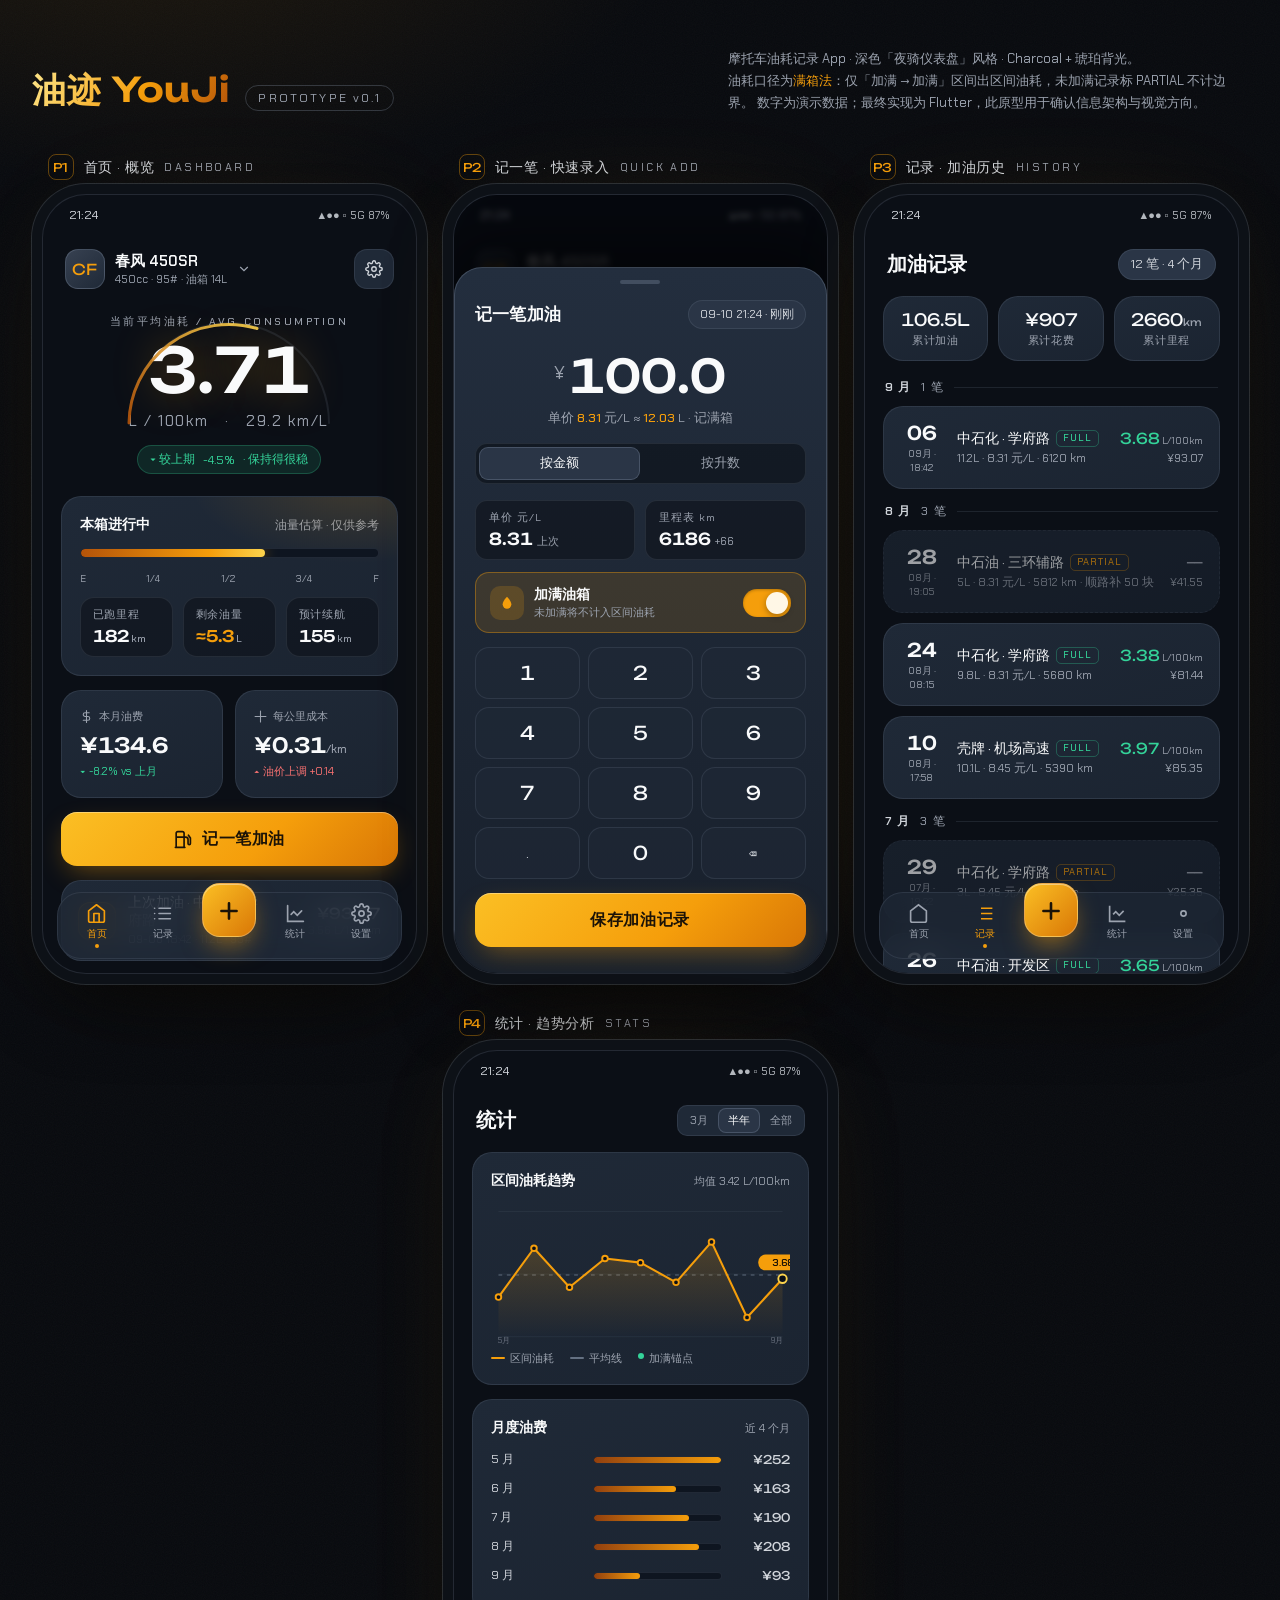
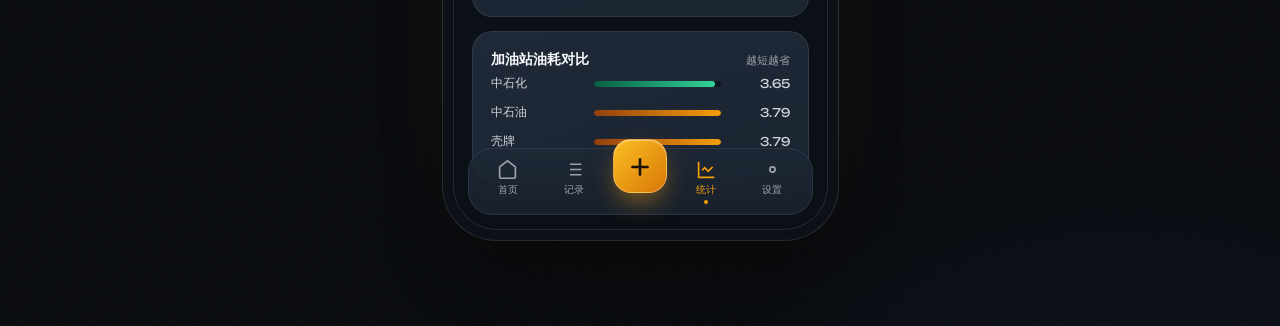
<file: prototype/油耗记录-原型.html>
<!DOCTYPE html>
<html lang="zh-CN">
<head>
<meta charset="UTF-8">
<meta name="viewport" content="width=device-width, initial-scale=1">
<title>油迹 YouJi · 前端原型 v0.1</title>
<link rel="preconnect" href="https://fonts.googleapis.com">
<link rel="preconnect" href="https://fonts.gstatic.com" crossorigin>
<link href="https://fonts.googleapis.com/css2?family=Unbounded:wght@400;500;600&family=Chakra+Petch:wght@400;500;600&display=swap" rel="stylesheet">
<style>
/* ============================================
   油迹 YouJi · 设计原型样式
   风格：深色「夜骑仪表盘」 Charcoal + 琥珀背光
   tokens 与 design-system/MASTER.md 对齐
   ============================================ */

:root {
  /* surface 层级 */
  --surface:            #0B0F16;   /* 比设计稿 #111827 更深一档，原型氛围 */
  --surface-app:        #111827;
  --surface-container:  #1F2937;
  --surface-high:       #2A3546;
  --surface-glass:      rgba(31, 41, 55, .72);

  /* 文字 */
  --on-surface:         #F9FAFB;
  --on-surface-2:       #D1D5DB;
  --on-surface-3:       #9CA3AF;
  --outline:            rgba(148, 163, 184, .14);
  --outline-strong:     rgba(148, 163, 184, .28);

  /* 强调：琥珀 */
  --primary:            #F59E0B;
  --primary-soft:       rgba(245, 158, 11, .14);
  --primary-line:       rgba(245, 158, 11, .38);
  --on-primary:         #1A1207;

  --success:            #34D399;
  --success-soft:       rgba(52, 211, 153, .12);
  --error:              #F87171;
  --error-soft:         rgba(248, 113, 113, .12);

  /* 字体 */
  --font-display: 'Unbounded', 'PingFang SC', 'Microsoft YaHei', sans-serif;
  --font-body: 'Chakra Petch', 'PingFang SC', 'Microsoft YaHei', 'Noto Sans SC', sans-serif;

  /* 形状 */
  --r-card: 20px;
  --r-ctl: 12px;
  --r-chip: 999px;

  /* 动效 */
  --ease-out: cubic-bezier(.22, 1, .36, 1);
  --spring: cubic-bezier(.34, 1.56, .64, 1);
}

* { margin: 0; padding: 0; box-sizing: border-box; -webkit-tap-highlight-color: transparent; }

html { font-size: 16px; }

body {
  font-family: var(--font-body);
  background: #07090D;
  color: var(--on-surface);
  min-height: 100vh;
  /* 车库夜景：远处琥珀光晕 + 冷色补光 + 噪点 */
  background-image:
    radial-gradient(900px 500px at 12% -6%, rgba(245, 158, 11, .10), transparent 60%),
    radial-gradient(800px 600px at 88% 108%, rgba(56, 89, 199, .10), transparent 55%),
    url("data:image/svg+xml,%3Csvg xmlns='http://www.w3.org/2000/svg' width='140' height='140'%3E%3Cfilter id='n'%3E%3CfeTurbulence type='fractalNoise' baseFrequency='.9' numOctaves='2'/%3E%3C/filter%3E%3Crect width='100%25' height='100%25' filter='url(%23n)' opacity='.035'/%3E%3C/svg%3E");
  padding: 48px 32px 96px;
}

.num { font-feature-settings: 'tnum' 1; font-variant-numeric: tabular-nums; }

/* ---------- 展示板头 ---------- */
.board-head { max-width: 1560px; margin: 0 auto 40px; display: flex; align-items: flex-end; justify-content: space-between; gap: 24px; flex-wrap: wrap; }
.board-title { display: flex; align-items: baseline; gap: 16px; }
.board-title h1 {
  font-family: var(--font-display);
  font-size: 34px; font-weight: 600; letter-spacing: .02em;
  background: linear-gradient(120deg, #FDE68A, #F59E0B 55%, #B45309);
  -webkit-background-clip: text; background-clip: text; color: transparent;
}
.board-title .ver {
  font-size: 12px; color: var(--on-surface-3); letter-spacing: .18em;
  border: 1px solid var(--outline-strong); border-radius: var(--r-chip); padding: 4px 12px;
}
.board-note { color: var(--on-surface-3); font-size: 13px; line-height: 1.7; max-width: 520px; }
.board-note b { color: var(--primary); font-weight: 500; }

/* ---------- 手机阵列 ---------- */
.board { max-width: 1560px; margin: 0 auto; display: flex; gap: 36px; flex-wrap: wrap; justify-content: center; }

.device { display: flex; flex-direction: column; gap: 14px; }
.device-label { display: flex; align-items: center; gap: 10px; padding-left: 6px; }
.device-label .idx {
  font-family: var(--font-display); font-size: 12px; color: var(--primary);
  width: 26px; height: 26px; border: 1px solid var(--primary-line); border-radius: 8px;
  display: grid; place-items: center;
}
.device-label .name { font-size: 14px; color: var(--on-surface-2); letter-spacing: .06em; }
.device-label .en { font-size: 11px; color: var(--on-surface-3); letter-spacing: .22em; }

.phone {
  width: 375px; height: 780px; border-radius: 44px; position: relative; overflow: hidden;
  background: var(--surface);
  border: 1px solid rgba(148, 163, 184, .18);
  box-shadow:
    0 0 0 10px #0D1117,
    0 0 0 11px rgba(148, 163, 184, .22),
    0 40px 80px -24px rgba(0, 0, 0, .8),
    0 0 120px -40px rgba(245, 158, 11, .18);
}
/* 听筒/状态栏 */
.statusbar {
  height: 40px; display: flex; align-items: center; justify-content: space-between;
  padding: 0 26px; font-size: 12.5px; color: var(--on-surface-2); flex: none;
}
.statusbar .sig { display: flex; gap: 6px; align-items: center; opacity: .85; font-size: 11px; }

.screen { height: 100%; display: flex; flex-direction: column; position: relative; }
.screen-scroll { flex: 1; overflow: hidden auto; padding: 4px 18px 120px; scrollbar-width: none; }
.screen-scroll::-webkit-scrollbar { display: none; }

/* ---------- 通用组件 ---------- */
.card {
  background: linear-gradient(160deg, var(--surface-container), #1B2431);
  border: 1px solid var(--outline);
  border-radius: var(--r-card);
  padding: 18px;
  position: relative;
}

.label-caps {
  font-size: 10.5px; letter-spacing: .24em; color: var(--on-surface-3);
  text-transform: uppercase; font-weight: 500;
}

.chip {
  display: inline-flex; align-items: center; gap: 6px;
  background: var(--surface-high); border: 1px solid var(--outline);
  border-radius: var(--r-chip); padding: 6px 12px; font-size: 12.5px; color: var(--on-surface-2);
}

.btn-primary {
  display: flex; align-items: center; justify-content: center; gap: 10px;
  background: linear-gradient(135deg, #FBBF24, #F59E0B 60%, #D97706);
  color: var(--on-primary); border: none; border-radius: 16px;
  font-family: var(--font-body); font-size: 16px; font-weight: 600; letter-spacing: .04em;
  padding: 16px; width: 100%; cursor: pointer;
  box-shadow: 0 10px 28px -8px rgba(245, 158, 11, .45), inset 0 1px 0 rgba(255, 255, 255, .35);
  transition: transform .18s var(--spring), box-shadow .2s;
}
.btn-primary:active { transform: scale(.97); }

.btn-ghost {
  background: var(--surface-high); color: var(--on-surface-2);
  border: 1px solid var(--outline); border-radius: 16px;
  padding: 15px; width: 100%; font-size: 15px; font-family: var(--font-body); cursor: pointer;
}

/* ---------- 底部导航 ---------- */
.tabbar {
  position: absolute; left: 14px; right: 14px; bottom: 14px; z-index: 30;
  display: flex; align-items: center; justify-content: space-around;
  background: var(--surface-glass); backdrop-filter: blur(18px);
  border: 1px solid var(--outline); border-radius: 24px; padding: 10px 6px;
}
.tab { display: flex; flex-direction: column; align-items: center; gap: 3px; font-size: 10px; color: var(--on-surface-3); width: 56px; }
.tab svg { width: 21px; height: 21px; }
.tab.on { color: var(--primary); }
.tab.on .dot { opacity: 1; }
.tab .dot { width: 4px; height: 4px; border-radius: 50%; background: var(--primary); opacity: 0; }
.tab-fab {
  width: 54px; height: 54px; border-radius: 18px; margin-top: -30px;
  background: linear-gradient(135deg, #FBBF24, #D97706);
  display: grid; place-items: center; color: var(--on-primary);
  box-shadow: 0 12px 26px -6px rgba(245, 158, 11, .55), inset 0 1px 0 rgba(255, 255, 255, .4);
  border: 1px solid rgba(255, 255, 255, .25);
}
.tab-fab svg { width: 26px; height: 26px; }

/* ============================================
   P1 首页 Dashboard
   ============================================ */
.dash-head { display: flex; align-items: center; justify-content: space-between; padding: 10px 4px 18px; }
.vehicle-chip { display: flex; align-items: center; gap: 10px; }
.vehicle-chip .avatar {
  width: 40px; height: 40px; border-radius: 13px;
  background: linear-gradient(140deg, #374151, #1F2937);
  border: 1px solid var(--outline-strong);
  display: grid; place-items: center; font-family: var(--font-display); font-size: 15px; color: var(--primary);
}
.vehicle-chip .vname { font-size: 15px; font-weight: 600; }
.vehicle-chip .vsub { font-size: 11px; color: var(--on-surface-3); margin-top: 1px; }
.icon-btn {
  width: 40px; height: 40px; border-radius: 13px; display: grid; place-items: center;
  background: var(--surface-container); border: 1px solid var(--outline); color: var(--on-surface-2);
}

.hero { text-align: center; padding: 8px 0 22px; position: relative; }
.hero .label-caps { display: block; margin-bottom: 10px; }
.hero-value {
  font-family: var(--font-display); font-size: 62px; font-weight: 500; line-height: 1;
  color: var(--on-surface);
  text-shadow: 0 0 42px rgba(245, 158, 11, .35);
  font-feature-settings: 'tnum' 1;
}
.hero-unit { font-size: 15px; color: var(--on-surface-3); margin-top: 10px; letter-spacing: .1em; }
.hero-sub {
  display: inline-flex; align-items: center; gap: 8px; margin-top: 14px;
  background: var(--success-soft); color: var(--success);
  border: 1px solid rgba(52, 211, 153, .25);
  border-radius: var(--r-chip); padding: 5px 12px; font-size: 12px;
}
/* 仪表弧线装饰 */
.hero-arc { position: absolute; left: 50%; top: 6px; transform: translateX(-50%); width: 240px; height: 120px; pointer-events: none; opacity: .9; }

.tank-card { margin-bottom: 14px; overflow: hidden; }
.tank-card::before {
  content: ''; position: absolute; inset: 0;
  background: radial-gradient(240px 120px at 88% -10%, rgba(245, 158, 11, .16), transparent 70%);
  pointer-events: none;
}
.tank-top { display: flex; justify-content: space-between; align-items: baseline; margin-bottom: 14px; }
.tank-top .t { font-size: 14px; font-weight: 600; }
.tank-top .d { font-size: 12px; color: var(--on-surface-3); }
.gauge { position: relative; height: 10px; border-radius: 6px; background: #0E1520; border: 1px solid var(--outline); overflow: hidden; margin: 6px 0 14px; }
.gauge i {
  position: absolute; inset: 0; width: 62%; border-radius: 6px;
  background: linear-gradient(90deg, #B45309, #F59E0B 70%, #FCD34D);
  box-shadow: 0 0 14px rgba(245, 158, 11, .5);
}
.gauge-ticks { display: flex; justify-content: space-between; font-size: 10px; color: var(--on-surface-3); margin-bottom: 12px; }
.tank-stats { display: flex; gap: 10px; }
.tank-stat { flex: 1; background: rgba(11, 15, 22, .55); border: 1px solid var(--outline); border-radius: 14px; padding: 10px 12px; }
.tank-stat .k { font-size: 10.5px; color: var(--on-surface-3); margin-bottom: 4px; letter-spacing: .08em; }
.tank-stat .v { font-size: 16px; font-weight: 600; font-family: var(--font-display); font-weight: 500; }
.tank-stat .v small { font-size: 10px; color: var(--on-surface-3); font-family: var(--font-body); margin-left: 2px; }
.tank-stat .v.amber { color: var(--primary); }

.month-row { display: flex; gap: 12px; margin-bottom: 14px; }
.month-card { flex: 1; }
.month-card .k { font-size: 11px; color: var(--on-surface-3); display: flex; align-items: center; gap: 6px; margin-bottom: 8px; }
.month-card .v { font-family: var(--font-display); font-size: 21px; font-weight: 500; }
.month-card .v small { font-size: 11px; color: var(--on-surface-3); font-family: var(--font-body); }
.month-card .trend { font-size: 11px; margin-top: 6px; color: var(--success); }
.month-card .trend.up { color: var(--error); }

.dash-cta { margin-top: 4px; }

.last-fill { margin-top: 14px; display: flex; align-items: center; gap: 12px; padding: 13px 16px; }
.last-fill .pump {
  width: 38px; height: 38px; border-radius: 12px; display: grid; place-items: center;
  background: var(--primary-soft); color: var(--primary); border: 1px solid var(--primary-line);
}
.last-fill .info { flex: 1; }
.last-fill .info .l1 { font-size: 13.5px; font-weight: 500; }
.last-fill .info .l2 { font-size: 11.5px; color: var(--on-surface-3); margin-top: 2px; }
.last-fill .amt { text-align: right; }
.last-fill .amt .a { font-family: var(--font-display); font-size: 15px; }
.last-fill .amt .b { font-size: 11px; color: var(--on-surface-3); }

/* ============================================
   P2 记一笔 Bottom Sheet
   ============================================ */
.sheet-scrim { position: absolute; inset: 0; background: rgba(4, 6, 10, .62); backdrop-filter: blur(3px); z-index: 40; }
.sheet {
  position: absolute; left: 0; right: 0; bottom: 0; z-index: 41;
  background: linear-gradient(180deg, #232E3E, #18202C);
  border: 1px solid var(--outline-strong); border-bottom: none;
  border-radius: 28px 28px 0 0; padding: 12px 20px 26px;
  box-shadow: 0 -20px 60px rgba(0, 0, 0, .5);
}
.sheet-grip { width: 40px; height: 4px; border-radius: 4px; background: var(--outline-strong); margin: 0 auto 16px; }
.sheet-title { display: flex; align-items: center; justify-content: space-between; margin-bottom: 18px; }
.sheet-title h3 { font-size: 17px; font-weight: 600; letter-spacing: .02em; }
.sheet-title .date-pill { font-size: 12px; color: var(--on-surface-2); background: var(--surface-high); border: 1px solid var(--outline); padding: 5px 11px; border-radius: var(--r-chip); }

.amount-display { text-align: center; margin: 4px 0 16px; }
.amount-display .cur { font-size: 18px; color: var(--on-surface-3); vertical-align: 14px; margin-right: 4px; }
.amount-display .val { font-family: var(--font-display); font-size: 46px; font-weight: 500; }
.amount-display .conv { font-size: 12.5px; color: var(--on-surface-3); margin-top: 6px; }
.amount-display .conv b { color: var(--primary); font-weight: 500; }

.mode-seg { display: flex; background: rgba(11, 15, 22, .6); border: 1px solid var(--outline); border-radius: 12px; padding: 3px; margin-bottom: 16px; }
.mode-seg span { flex: 1; text-align: center; font-size: 12.5px; padding: 8px; border-radius: 9px; color: var(--on-surface-3); }
.mode-seg span.on { background: var(--surface-high); color: var(--on-surface); font-weight: 500; box-shadow: inset 0 0 0 1px var(--outline-strong); }

.fill-row { display: flex; gap: 10px; margin-bottom: 12px; }
.fill-field {
  flex: 1; background: rgba(11, 15, 22, .55); border: 1px solid var(--outline);
  border-radius: var(--r-ctl); padding: 10px 13px;
}
.fill-field .k { font-size: 10.5px; color: var(--on-surface-3); letter-spacing: .1em; margin-bottom: 4px; }
.fill-field .v { font-size: 16.5px; font-weight: 600; font-family: var(--font-display); font-weight: 500; }
.fill-field .v small { font-family: var(--font-body); font-size: 11px; color: var(--on-surface-3); font-weight: 400; }

.full-toggle {
  display: flex; align-items: center; justify-content: space-between;
  background: var(--primary-soft); border: 1px solid var(--primary-line);
  border-radius: 14px; padding: 12px 14px; margin-bottom: 14px;
}
.full-toggle .l { display: flex; align-items: center; gap: 10px; }
.full-toggle .l .ic { width: 34px; height: 34px; border-radius: 10px; background: rgba(245, 158, 11, .18); display: grid; place-items: center; color: var(--primary); }
.full-toggle .l .t1 { font-size: 14px; font-weight: 600; }
.full-toggle .l .t2 { font-size: 11px; color: var(--on-surface-3); margin-top: 1px; }
.switch { width: 48px; height: 28px; border-radius: 999px; background: var(--primary); position: relative; box-shadow: inset 0 1px 3px rgba(0,0,0,.25); }
.switch::after { content: ''; position: absolute; right: 3px; top: 3px; width: 22px; height: 22px; border-radius: 50%; background: #FFF7E6; box-shadow: 0 2px 6px rgba(0,0,0,.35); }

.keypad { display: grid; grid-template-columns: repeat(3, 1fr); gap: 8px; margin-bottom: 14px; }
.key {
  height: 52px; border-radius: 14px; display: grid; place-items: center;
  background: rgba(31, 41, 55, .65); border: 1px solid var(--outline);
  font-family: var(--font-display); font-size: 19px; color: var(--on-surface);
}
.key.fn { font-family: var(--font-body); font-size: 15px; color: var(--on-surface-2); }

/* ============================================
   P3 历史记录
   ============================================ */
.hist-head { display: flex; align-items: center; justify-content: space-between; padding: 10px 4px 16px; }
.hist-head h2 { font-size: 20px; font-weight: 600; }
.hist-summary { display: flex; gap: 10px; margin-bottom: 18px; }
.hist-summary .hs { flex: 1; text-align: center; padding: 12px 8px; }
.hist-summary .hs .v { font-family: var(--font-display); font-size: 17px; }
.hist-summary .hs .k { font-size: 10.5px; color: var(--on-surface-3); margin-top: 4px; letter-spacing: .06em; }

.month-group { margin-bottom: 8px; }
.month-tag { display: flex; align-items: center; gap: 10px; margin: 14px 2px 10px; font-size: 12px; color: var(--on-surface-3); letter-spacing: .1em; }
.month-tag::after { content: ''; flex: 1; height: 1px; background: var(--outline); }
.month-tag b { color: var(--on-surface-2); font-weight: 600; }

.fill-item { display: flex; align-items: center; gap: 13px; padding: 14px 16px; margin-bottom: 10px; }
.fill-item .day {
  width: 44px; text-align: center; flex: none;
}
.fill-item .day .d { font-family: var(--font-display); font-size: 19px; font-weight: 500; }
.fill-item .day .m { font-size: 10px; color: var(--on-surface-3); margin-top: 2px; }
.fill-item .mid { flex: 1; min-width: 0; }
.fill-item .mid .station { font-size: 13.5px; font-weight: 500; white-space: nowrap; overflow: hidden; text-overflow: ellipsis; }
.fill-item .mid .meta { font-size: 11.5px; color: var(--on-surface-3); margin-top: 3px; }
.fill-item .right { text-align: right; flex: none; }
.fill-item .right .eco { font-family: var(--font-display); font-size: 15px; color: var(--success); }
.fill-item .right .eco small { font-size: 9.5px; color: var(--on-surface-3); font-family: var(--font-body); }
.fill-item .right .amt { font-size: 11.5px; color: var(--on-surface-3); margin-top: 3px; }

.fill-item.partial { opacity: .62; border-style: dashed; }
.fill-item.partial .eco { color: var(--on-surface-3); }
.badge-partial {
  display: inline-block; font-size: 9.5px; letter-spacing: .12em; color: var(--primary);
  border: 1px solid var(--primary-line); border-radius: 5px; padding: 1.5px 6px; margin-left: 6px;
  vertical-align: 1.5px;
}
.badge-anchor { color: var(--success); border-color: rgba(52,211,153,.3); }

/* ============================================
   P4 统计
   ============================================ */
.stats-head { padding: 10px 4px 16px; display: flex; align-items: center; justify-content: space-between; }
.stats-head h2 { font-size: 20px; font-weight: 600; }
.range-seg { display: flex; background: var(--surface-container); border: 1px solid var(--outline); border-radius: 10px; padding: 2px; }
.range-seg span { font-size: 11px; padding: 5px 10px; border-radius: 8px; color: var(--on-surface-3); }
.range-seg span.on { background: var(--surface-high); color: var(--on-surface); box-shadow: inset 0 0 0 1px var(--outline-strong); }

.chart-card { margin-bottom: 14px; }
.chart-card .ct-head { display: flex; justify-content: space-between; align-items: baseline; margin-bottom: 6px; }
.chart-card .ct-head .t { font-size: 14px; font-weight: 600; }
.chart-card .ct-head .s { font-size: 11px; color: var(--on-surface-3); }
.chart-wrap { padding: 8px 0 2px; }
.chart-legend { display: flex; gap: 16px; font-size: 10.5px; color: var(--on-surface-3); margin-top: 6px; }
.chart-legend i { display: inline-block; width: 14px; height: 2px; border-radius: 2px; margin-right: 5px; vertical-align: 3px; }

.bar-row { display: flex; align-items: center; gap: 10px; margin-bottom: 12px; font-size: 12px; }
.bar-row .bl { width: 92px; flex: none; color: var(--on-surface-2); white-space: nowrap; overflow: hidden; text-overflow: ellipsis; }
.bar-row .track { flex: 1; height: 8px; border-radius: 5px; background: #0E1520; border: 1px solid var(--outline); overflow: hidden; }
.bar-row .track i { display: block; height: 100%; border-radius: 5px; background: linear-gradient(90deg, #92400E, #F59E0B); }
.bar-row.green .track i { background: linear-gradient(90deg, #065F46, #34D399); }
.bar-row .bv { width: 58px; text-align: right; font-family: var(--font-display); font-size: 12px; color: var(--on-surface-2); }

/* 页面载入编排 */
.device { animation: rise .7s var(--ease-out) backwards; }
.device:nth-child(2) { animation-delay: .08s; }
.device:nth-child(3) { animation-delay: .16s; }
.device:nth-child(4) { animation-delay: .24s; }
@keyframes rise { from { opacity: 0; transform: translateY(26px); } to { opacity: 1; transform: none; } }

@media (prefers-reduced-motion: reduce) { .device { animation: none; } }

@media (max-width: 720px) {
  body { padding: 28px 12px 72px; }
  .board { gap: 28px; }
  .board-title h1 { font-size: 26px; }
}

</style>
</head>
<body>

<header class="board-head">
  <div class="board-title">
    <h1>油迹 YouJi</h1>
    <span class="ver">PROTOTYPE v0.1</span>
  </div>
  <p class="board-note">
    摩托车油耗记录 App · 深色「夜骑仪表盘」风格 · Charcoal + 琥珀背光。<br>
    油耗口径为<b>满箱法</b>：仅「加满 → 加满」区间出区间油耗，未加满记录标 PARTIAL 不计边界。
    数字为演示数据；最终实现为 Flutter，此原型用于确认信息架构与视觉方向。
  </p>
</header>

<main class="board">

  <!-- ============ P1 首页 ============ -->
  <div class="device">
    <div class="device-label"><span class="idx">P1</span><span class="name">首页 · 概览</span><span class="en">DASHBOARD</span></div>
    <section class="phone">
      <div class="screen">
        <div class="statusbar"><span class="num">21:24</span><span class="sig">▲●● ▫ 5G 87%</span></div>
        <div class="screen-scroll">

          <div class="dash-head">
            <div class="vehicle-chip">
              <div class="avatar">CF</div>
              <div>
                <div class="vname">春风 450SR</div>
                <div class="vsub">450cc · 95# · 油箱 14L</div>
              </div>
              <svg width="14" height="14" viewBox="0 0 24 24" fill="none" stroke="#9CA3AF" stroke-width="2" stroke-linecap="round"><path d="m6 9 6 6 6-6"/></svg>
            </div>
            <button class="icon-btn" aria-label="设置">
              <svg width="18" height="18" viewBox="0 0 24 24" fill="none" stroke="currentColor" stroke-width="1.8" stroke-linecap="round"><circle cx="12" cy="12" r="3"/><path d="M19.4 15a1.65 1.65 0 0 0 .33 1.82l.06.06a2 2 0 1 1-2.83 2.83l-.06-.06a1.65 1.65 0 0 0-1.82-.33 1.65 1.65 0 0 0-1 1.51V21a2 2 0 1 1-4 0v-.09A1.65 1.65 0 0 0 9 19.4a1.65 1.65 0 0 0-1.82.33l-.06.06a2 2 0 1 1-2.83-2.83l.06-.06a1.65 1.65 0 0 0 .33-1.82 1.65 1.65 0 0 0-1.51-1H3a2 2 0 1 1 0-4h.09A1.65 1.65 0 0 0 4.6 9a1.65 1.65 0 0 0-.33-1.82l-.06-.06a2 2 0 1 1 2.83-2.83l.06.06a1.65 1.65 0 0 0 1.82.33H9a1.65 1.65 0 0 0 1-1.51V3a2 2 0 1 1 4 0v.09a1.65 1.65 0 0 0 1 1.51 1.65 1.65 0 0 0 1.82-.33l.06-.06a2 2 0 1 1 2.83 2.83l-.06.06a1.65 1.65 0 0 0-.33 1.82V9a1.65 1.65 0 0 0 1.51 1H21a2 2 0 1 1 0 4h-.09a1.65 1.65 0 0 0-1.51 1z"/></svg>
            </button>
          </div>

          <div class="hero">
            <svg class="hero-arc" viewBox="0 0 240 120" fill="none">
              <path d="M 20 110 A 100 100 0 0 1 220 110" stroke="rgba(148,163,184,.14)" stroke-width="2" stroke-linecap="round"/>
              <path d="M 20 110 A 100 100 0 0 1 148 15.5" stroke="url(#ga)" stroke-width="3" stroke-linecap="round"/>
              <defs><linearGradient id="ga" x1="0" y1="1" x2="1" y2="0"><stop stop-color="#B45309"/><stop offset="1" stop-color="#FCD34D"/></linearGradient></defs>
            </svg>
            <span class="label-caps">当前平均油耗 / AVG CONSUMPTION</span>
            <div class="hero-value num" id="hero-value">3.42</div>
            <div class="hero-unit">L / 100km　·　<span class="num">29.2</span> km/L</div>
            <div class="hero-sub">▾ 较上期 <span class="num">-4.5%</span> · 保持得很稳</div>
          </div>

          <div class="card tank-card">
            <div class="tank-top"><span class="t">本箱进行中</span><span class="d num">油量估算 · 仅供参考</span></div>
            <div class="gauge"><i style="width:62%"></i></div>
            <div class="gauge-ticks num"><span>E</span><span>1/4</span><span>1/2</span><span>3/4</span><span>F</span></div>
            <div class="tank-stats">
              <div class="tank-stat"><div class="k">已跑里程</div><div class="v num">182<small>km</small></div></div>
              <div class="tank-stat"><div class="k">剩余油量</div><div class="v amber num">≈5.3<small>L</small></div></div>
              <div class="tank-stat"><div class="k">预计续航</div><div class="v num">155<small>km</small></div></div>
            </div>
          </div>

          <div class="month-row">
            <div class="card month-card">
              <div class="k"><svg width="13" height="13" viewBox="0 0 24 24" fill="none" stroke="#9CA3AF" stroke-width="2" stroke-linecap="round"><path d="M12 1v22M17 5H9.5a3.5 3.5 0 0 0 0 7h5a3.5 3.5 0 0 1 0 7H6"/></svg>本月油费</div>
              <div class="v num" id="month-cost">¥176.5</div>
              <div class="trend num">▾ -8.2% vs 上月</div>
            </div>
            <div class="card month-card">
              <div class="k"><svg width="13" height="13" viewBox="0 0 24 24" fill="none" stroke="#9CA3AF" stroke-width="2" stroke-linecap="round"><path d="M12 2v20M2 12h20"/></svg>每公里成本</div>
              <div class="v num" id="cost-km">¥0.42<small>/km</small></div>
              <div class="trend up num">▴ 油价上调 +0.14</div>
            </div>
          </div>

          <button class="btn-primary dash-cta">
            <svg width="19" height="19" viewBox="0 0 24 24" fill="none" stroke="currentColor" stroke-width="2.1" stroke-linecap="round" stroke-linejoin="round"><path d="M3 22h12M4 9h10M14 22V4a2 2 0 0 0-2-2H6a2 2 0 0 0-2 2v18M14 9h2a3 3 0 0 1 3 3v5a1.5 1.5 0 0 0 3 0v-7l-2.5-3.5"/></svg>
            记一笔加油
          </button>

          <div class="card last-fill">
            <div class="pump">
              <svg width="17" height="17" viewBox="0 0 24 24" fill="none" stroke="currentColor" stroke-width="1.9" stroke-linecap="round" stroke-linejoin="round"><path d="M3 22h12M4 9h10M14 22V4a2 2 0 0 0-2-2H6a2 2 0 0 0-2 2v18M14 9h2a3 3 0 0 1 3 3v5a1.5 1.5 0 0 0 3 0v-7l-2.5-3.5"/></svg>
            </div>
            <div class="info">
              <div class="l1">上次加油 · 中石化 · 学府路</div>
              <div class="l2 num">09-06 18:42 · 11.2L · 95#</div>
            </div>
            <div class="amt num"><div class="a">¥93.07</div><div class="b">区间 3.56 L/100km</div></div>
          </div>

        </div>
        <!-- 底部导航 -->
        <nav class="tabbar">
          <div class="tab on">
            <svg viewBox="0 0 24 24" fill="none" stroke="currentColor" stroke-width="1.9" stroke-linecap="round" stroke-linejoin="round"><path d="m3 9 9-7 9 7v11a2 2 0 0 1-2 2H5a2 2 0 0 1-2-2z"/><path d="M9 22V12h6v10"/></svg>
            首页<i class="dot"></i>
          </div>
          <div class="tab">
            <svg viewBox="0 0 24 24" fill="none" stroke="currentColor" stroke-width="1.9" stroke-linecap="round"><path d="M8 6h13M8 12h13M8 18h13M3 6h.01M3 12h.01M3 18h.01"/></svg>
            记录<i class="dot"></i>
          </div>
          <div class="tab"><div class="tab-fab"><svg viewBox="0 0 24 24" fill="none" stroke="currentColor" stroke-width="2.4" stroke-linecap="round"><path d="M12 5v14M5 12h14"/></svg></div></div>
          <div class="tab">
            <svg viewBox="0 0 24 24" fill="none" stroke="currentColor" stroke-width="1.9" stroke-linecap="round"><path d="M3 3v18h18"/><path d="m19 9-5 5-4-4-3 3"/></svg>
            统计<i class="dot"></i>
          </div>
          <div class="tab">
            <svg viewBox="0 0 24 24" fill="none" stroke="currentColor" stroke-width="1.9" stroke-linecap="round" stroke-linejoin="round"><circle cx="12" cy="12" r="3"/><path d="M19.4 15a1.65 1.65 0 0 0 .33 1.82l.06.06a2 2 0 1 1-2.83 2.83l-.06-.06a1.65 1.65 0 0 0-1.82-.33 1.65 1.65 0 0 0-1 1.51V21a2 2 0 1 1-4 0v-.09A1.65 1.65 0 0 0 9 19.4a1.65 1.65 0 0 0-1.82.33l-.06.06a2 2 0 1 1-2.83-2.83l.06-.06a1.65 1.65 0 0 0 .33-1.82 1.65 1.65 0 0 0-1.51-1H3a2 2 0 1 1 0-4h.09A1.65 1.65 0 0 0 4.6 9a1.65 1.65 0 0 0-.33-1.82l-.06-.06a2 2 0 1 1 2.83-2.83l.06.06a1.65 1.65 0 0 0 1.82.33H9a1.65 1.65 0 0 0 1-1.51V3a2 2 0 1 1 4 0v.09a1.65 1.65 0 0 0 1 1.51 1.65 1.65 0 0 0 1.82-.33l.06-.06a2 2 0 1 1 2.83 2.83l-.06.06a1.65 1.65 0 0 0-.33 1.82V9a1.65 1.65 0 0 0 1.51 1H21a2 2 0 1 1 0 4h-.09a1.65 1.65 0 0 0-1.51 1z"/></svg>
            设置<i class="dot"></i>
          </div>
        </nav>
      </div>
    </section>
  </div>

  <!-- ============ P2 记一笔 ============ -->
  <div class="device">
    <div class="device-label"><span class="idx">P2</span><span class="name">记一笔 · 快速录入</span><span class="en">QUICK ADD</span></div>
    <section class="phone">
      <div class="screen">
        <div class="statusbar"><span class="num">21:24</span><span class="sig">▲●● ▫ 5G 87%</span></div>
        <!-- 底衬：首页内容被 sheet 压暗 -->
        <div class="screen-scroll" style="filter: blur(1px) brightness(.55); pointer-events:none;">
          <div class="dash-head">
            <div class="vehicle-chip"><div class="avatar">CF</div><div><div class="vname">春风 450SR</div><div class="vsub">450cc · 95#</div></div></div>
          </div>
          <div class="hero"><span class="label-caps">当前平均油耗</span><div class="hero-value">3.42</div><div class="hero-unit">L / 100km</div></div>
          <div class="card tank-card"><div class="tank-top"><span class="t">本箱进行中</span></div><div class="gauge"><i style="width:62%"></i></div></div>
        </div>
        <div class="sheet-scrim"></div>

        <div class="sheet">
          <div class="sheet-grip"></div>
          <div class="sheet-title">
            <h3>记一笔加油</h3>
            <span class="date-pill num">09-10 21:24 · 刚刚</span>
          </div>

          <div class="amount-display">
            <span class="cur">¥</span><span class="val num">100.0</span>
            <div class="conv num">单价 <b>8.31</b> 元/L ≈ <b>12.03</b> L · 记满箱</div>
          </div>

          <div class="mode-seg"><span class="on">按金额</span><span>按升数</span></div>

          <div class="fill-row">
            <div class="fill-field"><div class="k">单价 元/L</div><div class="v num">8.31 <small>上次</small></div></div>
            <div class="fill-field"><div class="k">里程表 km</div><div class="v num">6186 <small>+66</small></div></div>
          </div>

          <div class="full-toggle">
            <div class="l">
              <div class="ic"><svg width="16" height="16" viewBox="0 0 24 24" fill="currentColor"><path d="M12 2.7s6.5 6.6 6.5 11.3a6.5 6.5 0 1 1-13 0C5.5 9.3 12 2.7 12 2.7z"/></svg></div>
              <div><div class="t1">加满油箱</div><div class="t2">未加满将不计入区间油耗</div></div>
            </div>
            <div class="switch"></div>
          </div>

          <div class="keypad">
            <div class="key num">1</div><div class="key num">2</div><div class="key num">3</div>
            <div class="key num">4</div><div class="key num">5</div><div class="key num">6</div>
            <div class="key num">7</div><div class="key num">8</div><div class="key num">9</div>
            <div class="key fn num">.</div><div class="key num">0</div><div class="key fn">⌫</div>
          </div>

          <button class="btn-primary">保存加油记录</button>
        </div>

        <nav class="tabbar" style="opacity:.35">
          <div class="tab on"><svg viewBox="0 0 24 24" fill="none" stroke="currentColor" stroke-width="1.9"><path d="m3 9 9-7 9 7v11a2 2 0 0 1-2 2H5a2 2 0 0 1-2-2z"/></svg>首页<i class="dot"></i></div>
          <div class="tab"><svg viewBox="0 0 24 24" fill="none" stroke="currentColor" stroke-width="1.9"><path d="M8 6h13M8 12h13M8 18h13"/></svg>记录<i class="dot"></i></div>
          <div class="tab"><div class="tab-fab"><svg viewBox="0 0 24 24" fill="none" stroke="currentColor" stroke-width="2.4" stroke-linecap="round"><path d="M12 5v14M5 12h14"/></svg></div></div>
          <div class="tab"><svg viewBox="0 0 24 24" fill="none" stroke="currentColor" stroke-width="1.9"><path d="M3 3v18h18"/><path d="m19 9-5 5-4-4-3 3"/></svg>统计<i class="dot"></i></div>
          <div class="tab"><svg viewBox="0 0 24 24" fill="none" stroke="currentColor" stroke-width="1.9"><circle cx="12" cy="12" r="3"/></svg>设置<i class="dot"></i></div>
        </nav>
      </div>
    </section>
  </div>

  <!-- ============ P3 历史记录 ============ -->
  <div class="device">
    <div class="device-label"><span class="idx">P3</span><span class="name">记录 · 加油历史</span><span class="en">HISTORY</span></div>
    <section class="phone">
      <div class="screen">
        <div class="statusbar"><span class="num">21:24</span><span class="sig">▲●● ▫ 5G 87%</span></div>
        <div class="screen-scroll" id="history-scroll">
          <div class="hist-head">
            <h2>加油记录</h2>
            <span class="chip num">12 笔 · 4 个月</span>
          </div>
          <div class="hist-summary">
            <div class="card hs"><div class="v num" id="hs-total-l">106.5L</div><div class="k">累计加油</div></div>
            <div class="card hs"><div class="v num" id="hs-total-amt">¥882</div><div class="k">累计花费</div></div>
            <div class="card hs"><div class="v num">2660<small style="font-size:10px;color:var(--on-surface-3)">km</small></div><div class="k">累计里程</div></div>
          </div>
          <div id="history-list"><!-- JS 注入 --></div>
        </div>
        <nav class="tabbar">
          <div class="tab"><svg viewBox="0 0 24 24" fill="none" stroke="currentColor" stroke-width="1.9"><path d="m3 9 9-7 9 7v11a2 2 0 0 1-2 2H5a2 2 0 0 1-2-2z"/></svg>首页<i class="dot"></i></div>
          <div class="tab on"><svg viewBox="0 0 24 24" fill="none" stroke="currentColor" stroke-width="1.9"><path d="M8 6h13M8 12h13M8 18h13"/></svg>记录<i class="dot"></i></div>
          <div class="tab"><div class="tab-fab"><svg viewBox="0 0 24 24" fill="none" stroke="currentColor" stroke-width="2.4" stroke-linecap="round"><path d="M12 5v14M5 12h14"/></svg></div></div>
          <div class="tab"><svg viewBox="0 0 24 24" fill="none" stroke="currentColor" stroke-width="1.9"><path d="M3 3v18h18"/><path d="m19 9-5 5-4-4-3 3"/></svg>统计<i class="dot"></i></div>
          <div class="tab"><svg viewBox="0 0 24 24" fill="none" stroke="currentColor" stroke-width="1.9"><circle cx="12" cy="12" r="3"/></svg>设置<i class="dot"></i></div>
        </nav>
      </div>
    </section>
  </div>

  <!-- ============ P4 统计 ============ -->
  <div class="device">
    <div class="device-label"><span class="idx">P4</span><span class="name">统计 · 趋势分析</span><span class="en">STATS</span></div>
    <section class="phone">
      <div class="screen">
        <div class="statusbar"><span class="num">21:24</span><span class="sig">▲●● ▫ 5G 87%</span></div>
        <div class="screen-scroll">
          <div class="stats-head">
            <h2>统计</h2>
            <div class="range-seg"><span>3月</span><span class="on">半年</span><span>全部</span></div>
          </div>

          <div class="card chart-card">
            <div class="ct-head"><span class="t">区间油耗趋势</span><span class="s num">均值 3.42 L/100km</span></div>
            <div class="chart-wrap" id="trend-chart"><!-- JS 注入 SVG --></div>
            <div class="chart-legend">
              <span><i style="background:#F59E0B"></i>区间油耗</span>
              <span><i style="background:rgba(148,163,184,.6)"></i>平均线</span>
              <span><i style="background:#34D399;border-radius:50%;width:6px;height:6px"></i>加满锚点</span>
            </div>
          </div>

          <div class="card chart-card">
            <div class="ct-head"><span class="t">月度油费</span><span class="s num">近 4 个月</span></div>
            <div class="chart-wrap" id="month-chart"><!-- JS 注入 --></div>
          </div>

          <div class="card chart-card">
            <div class="ct-head"><span class="t">加油站油耗对比</span><span class="s">越短越省</span></div>
            <div id="station-chart"><!-- JS 注入 --></div>
          </div>
        </div>
        <nav class="tabbar">
          <div class="tab"><svg viewBox="0 0 24 24" fill="none" stroke="currentColor" stroke-width="1.9"><path d="m3 9 9-7 9 7v11a2 2 0 0 1-2 2H5a2 2 0 0 1-2-2z"/></svg>首页<i class="dot"></i></div>
          <div class="tab"><svg viewBox="0 0 24 24" fill="none" stroke="currentColor" stroke-width="1.9"><path d="M8 6h13M8 12h13M8 18h13"/></svg>记录<i class="dot"></i></div>
          <div class="tab"><div class="tab-fab"><svg viewBox="0 0 24 24" fill="none" stroke="currentColor" stroke-width="2.4" stroke-linecap="round"><path d="M12 5v14M5 12h14"/></svg></div></div>
          <div class="tab on"><svg viewBox="0 0 24 24" fill="none" stroke="currentColor" stroke-width="1.9"><path d="M3 3v18h18"/><path d="m19 9-5 5-4-4-3 3"/></svg>统计<i class="dot"></i></div>
          <div class="tab"><svg viewBox="0 0 24 24" fill="none" stroke="currentColor" stroke-width="1.9"><circle cx="12" cy="12" r="3"/></svg>设置<i class="dot"></i></div>
        </nav>
      </div>
    </section>
  </div>

</main>

<script>
/* 油迹 · mock 数据 —— 演示满箱法计算 */
const VEHICLE = {
  name: '春风 450SR',
  tankCapacity: 14,          // L
  fuelGrade: '95#',
  displacement: '450cc',
};

/* 加油记录（时间倒序展示，计算时按正序）
 * 满箱法：区间油耗 = (A, B] 段内加油量之和 / (B.odo − A.odo) × 100
 * 仅 isFull=true 的记录作为计算锚点；未加满记录参与累计但不出区间油耗 */
const FILLUPS = [
  { id: 12, date: '09-06', time: '18:42', odo: 6120, volume: 11.2, price: 8.31, amount: 93.07, full: true,  station: '中石化 · 学府路' },
  { id: 11, date: '08-28', time: '19:05', odo: 5812, volume: 5.0,  price: 8.31, amount: 41.55, full: false, station: '中石油 · 三环辅路', note: '顺路补 50 块' },
  { id: 10, date: '08-24', time: '08:15', odo: 5680, volume: 9.8,  price: 8.31, amount: 81.44, full: true,  station: '中石化 · 学府路' },
  { id:  9, date: '08-10', time: '17:58', odo: 5390, volume: 10.1, price: 8.45, amount: 85.35, full: true,  station: '壳牌 · 机场高速' },
  { id:  8, date: '07-29', time: '19:22', odo: 5120, volume: 3.0,  price: 8.45, amount: 25.35, full: false, station: '中石化 · 学府路' },
  { id:  7, date: '07-26', time: '09:41', odo: 5060, volume: 9.5,  price: 8.45, amount: 80.28, full: true,  station: '中石油 · 开发区' },
  { id:  6, date: '07-12', time: '18:30', odo: 4800, volume: 9.9,  price: 8.52, amount: 84.35, full: true,  station: '中石化 · 学府路' },
  { id:  5, date: '06-28', time: '20:10', odo: 4540, volume: 9.6,  price: 8.52, amount: 81.79, full: true,  station: '中石化 · 学府路' },
  { id:  4, date: '06-14', time: '18:05', odo: 4290, volume: 9.4,  price: 8.66, amount: 81.40, full: true,  station: '壳牌 · 机场高速' },
  { id:  3, date: '05-31', time: '19:47', odo: 4030, volume: 9.8,  price: 8.66, amount: 84.87, full: true,  station: '中石油 · 开发区' },
  { id:  2, date: '05-18', time: '08:33', odo: 3780, volume: 9.2,  price: 8.73, amount: 80.32, full: true,  station: '中石化 · 学府路' },
  { id:  1, date: '05-04', time: '17:20', odo: 3520, volume: 10.0, price: 8.73, amount: 87.30, full: true,  station: '中石化 · 学府路', note: '提车首箱 · 基准' },
];

/* 满箱法计算：返回带区间油耗的段列表（新→旧） */
function computeSegments(records) {
  const asc = [...records].sort((a, b) => a.odo - b.odo);
  const segments = [];
  for (let i = 1; i < asc.length; i++) {
    const b = asc[i];
    if (!b.full) continue;
    // 向前找上一个加满锚点
    let j = i - 1;
    while (j >= 0 && !asc[j].full) j--;
    if (j < 0) continue;
    const a = asc[j];
    const dist = b.odo - a.odo;
    if (dist <= 0) continue;
    // (a, b] 段内油量：含 b，不含 a
    const fuel = asc.slice(j + 1, i + 1).reduce((s, r) => s + r.volume, 0);
    const cost = asc.slice(j + 1, i + 1).reduce((s, r) => s + r.amount, 0);
    segments.push({
      from: a, to: b,
      dist, fuel, cost,
      l100: fuel / dist * 100,
      kmPerL: dist / fuel,
      costPerKm: cost / dist,
    });
  }
  return segments.reverse();
}

const SEGMENTS = computeSegments(FILLUPS);
const AVG_L100 = SEGMENTS.reduce((s, x) => s + x.fuel, 0) / SEGMENTS.reduce((s, x) => s + x.dist, 0) * 100;
const LAST_ANCHOR = [...FILLUPS].sort((a, b) => b.odo - a.odo).find(r => r.full);
const CURRENT_ODO = 6186;                    // 当前里程（假设）
const TANK_USED = CURRENT_ODO - LAST_ANCHOR.odo;   // 本箱已跑
const TANK_REMAIN_L = Math.max(VEHICLE.tankCapacity - TANK_USED / 100 * AVG_L100, 0);
const RANGE_KM = Math.round(TANK_REMAIN_L / AVG_L100 * 100);

const fmt = (n, d = 2) => n.toFixed(d);

</script>
<script>
/* 油迹 · 原型动态注入：历史列表 + 图表（数据来自 data.js 的满箱法计算结果） */

/* ---------- 首页动态数值（与满箱法计算对齐，避免手写数字对不上） ---------- */
(() => {
  const $ = id => document.getElementById(id);
  if (!$('hero-value')) return;
  $('hero-value').textContent = fmt(AVG_L100);
  const last = SEGMENTS[0];
  // 本月花费：9 月两笔（09-06 满 + 08-28 部分）
  const monthCost = FILLUPS.filter(r => r.date.startsWith('09') || r.date.startsWith('08-28'))
    .reduce((s, r) => s + r.amount, 0);
  $('month-cost').textContent = '¥' + fmt(monthCost, 1);
  $('cost-km').innerHTML = '¥' + fmt(last.costPerKm) + '<small>/km</small>';
})();

/* ---------- P3 历史列表 ---------- */
(() => {
  const list = document.getElementById('history-list');
  if (!list) return;

  // 段索引：r.id → 区间油耗（作为 to 锚点的记录才有区间油耗）
  const ecoById = {};
  SEGMENTS.forEach(s => { ecoById[s.to.id] = s; });

  const groups = {};
  FILLUPS.forEach(r => {
    const mon = r.date.slice(0, 2);
    (groups[mon] = groups[mon] || []).push(r);
  });

  const monNames = { '05': '5 月', '06': '6 月', '07': '7 月', '08': '8 月', '09': '9 月' };
  let html = '';
  Object.keys(groups).sort((a, b) => b - a).forEach(mon => {
    html += `<div class="month-tag"><b>${monNames[mon]}</b><span class="num">${groups[mon].length} 笔</span></div>`;
    groups[mon].forEach(r => {
      const seg = ecoById[r.id];
      const isAnchor = r.full;
      html += `
      <div class="card fill-item ${r.full ? '' : 'partial'}">
        <div class="day"><div class="d num">${r.date.slice(3)}</div><div class="m">${mon}月 · ${r.time}</div></div>
        <div class="mid">
          <div class="station">${r.station}${r.full ? '<span class="badge-partial badge-anchor">FULL</span>' : '<span class="badge-partial">PARTIAL</span>'}</div>
          <div class="meta num">${r.volume}L · ${r.price} 元/L · ${r.odo} km${r.note ? ' · ' + r.note : ''}</div>
        </div>
        <div class="right">
          <div class="eco num">${seg ? fmt(seg.l100) + '<small> L/100km</small>' : '—'}</div>
          <div class="amt num">¥${fmt(r.amount)}</div>
        </div>
      </div>`;
    });
  });
  list.innerHTML = html;

  // 顶部汇总
  const totalL = FILLUPS.reduce((s, r) => s + r.volume, 0);
  const totalAmt = FILLUPS.reduce((s, r) => s + r.amount, 0);
  document.getElementById('hs-total-l').textContent = fmt(totalL, 1) + 'L';
  document.getElementById('hs-total-amt').textContent = '¥' + Math.round(totalAmt);
})();

/* ---------- P4 油耗趋势折线（手绘 SVG） ---------- */
(() => {
  const box = document.getElementById('trend-chart');
  if (!box) return;
  const segs = [...SEGMENTS].reverse();           // 旧 → 新
  const W = 320, H = 150, PAD = 8;
  const vals = segs.map(s => s.l100);
  const min = Math.min(...vals) - .15, max = Math.max(...vals) + .15;
  const x = i => PAD + i * (W - PAD * 2) / (segs.length - 1);
  const y = v => H - PAD - (v - min) / (max - min) * (H - PAD * 2 - 12);

  const pts = vals.map((v, i) => `${x(i)},${y(v)}`).join(' ');
  const avgY = y(AVG_L100);

  let svg = `<svg viewBox="0 0 ${W} ${H}" style="width:100%;display:block">`;
  // 网格
  for (let g = 0; g < 3; g++) {
    const gy = PAD + g * (H - PAD * 2) / 2;
    svg += `<line x1="${PAD}" y1="${gy}" x2="${W - PAD}" y2="${gy}" stroke="rgba(148,163,184,.09)" stroke-width="1"/>`;
  }
  // 平均线
  svg += `<line x1="${PAD}" y1="${avgY}" x2="${W - PAD}" y2="${avgY}" stroke="rgba(148,163,184,.55)" stroke-width="1.2" stroke-dasharray="4 5"/>`;
  // 面积
  svg += `<polygon points="${PAD},${H - PAD} ${pts} ${W - PAD},${H - PAD}" fill="url(#tg)" opacity=".22"/>`;
  svg += `<defs><linearGradient id="tg" x1="0" y1="0" x2="0" y2="1"><stop stop-color="#F59E0B"/><stop offset="1" stop-color="#F59E0B" stop-opacity="0"/></linearGradient></defs>`;
  // 折线
  svg += `<polyline points="${pts}" fill="none" stroke="#F59E0B" stroke-width="2.2" stroke-linejoin="round" stroke-linecap="round"/>`;
  // 数据点 + 最新值标签
  segs.forEach((s, i) => {
    const isLast = i === segs.length - 1;
    svg += `<circle cx="${x(i)}" cy="${y(vals[i])}" r="${isLast ? 4.5 : 3}" fill="#0B0F16" stroke="${isLast ? '#FCD34D' : '#F59E0B'}" stroke-width="2"/>`;
  });
  const li = segs.length - 1;
  svg += `<rect x="${x(li) - 26}" y="${y(vals[li]) - 26}" width="52" height="17" rx="8" fill="#F59E0B"/>
          <text x="${x(li)}" y="${y(vals[li]) - 14}" text-anchor="middle" font-size="10.5" font-weight="600" fill="#1A1207" font-family="Chakra Petch">${fmt(vals[li])}</text>`;
  // 首尾月份
  svg += `<text x="${PAD}" y="${H - 1}" font-size="8.5" fill="#6B7280" font-family="Chakra Petch">5月</text>`;
  svg += `<text x="${W - PAD}" y="${H - 1}" text-anchor="end" font-size="8.5" fill="#6B7280" font-family="Chakra Petch">9月</text>`;
  svg += '</svg>';
  box.innerHTML = svg;
})();

/* ---------- P4 月度油费柱状 ---------- */
(() => {
  const box = document.getElementById('month-chart');
  if (!box) return;
  const byMonth = {};
  FILLUPS.forEach(r => {
    const m = r.date.slice(0, 2);
    byMonth[m] = (byMonth[m] || 0) + r.amount;
  });
  const max = Math.max(...Object.values(byMonth));
  box.innerHTML = Object.keys(byMonth).sort().map(m => `
    <div class="bar-row">
      <span class="bl num">${+m} 月</span>
      <div class="track"><i style="width:${Math.round(byMonth[m] / max * 100)}%"></i></div>
      <span class="bv num">¥${Math.round(byMonth[m])}</span>
    </div>`).join('');
})();

/* ---------- P4 加油站对比 ---------- */
(() => {
  const box = document.getElementById('station-chart');
  if (!box) return;
  // 站点 → 平均区间油耗（按锚点段归属 to 站点）
  const st = {};
  SEGMENTS.forEach(s => {
    const name = s.to.station.split(' · ')[0];
    (st[name] = st[name] || []).push(s.l100);
  });
  const rows = Object.keys(st).map(k => ({ k, v: st[k].reduce((a, b) => a + b, 0) / st[k].length }));
  const max = Math.max(...rows.map(r => r.v));
  rows.sort((a, b) => a.v - b.v);
  box.innerHTML = rows.map((r, i) => `
    <div class="bar-row ${i === 0 ? 'green' : ''}">
      <span class="bl">${r.k}</span>
      <div class="track"><i style="width:${Math.round(r.v / max * 100)}%"></i></div>
      <span class="bv num">${fmt(r.v)}</span>
    </div>`).join('');
})();

</script>
</body>
</html>
</file>
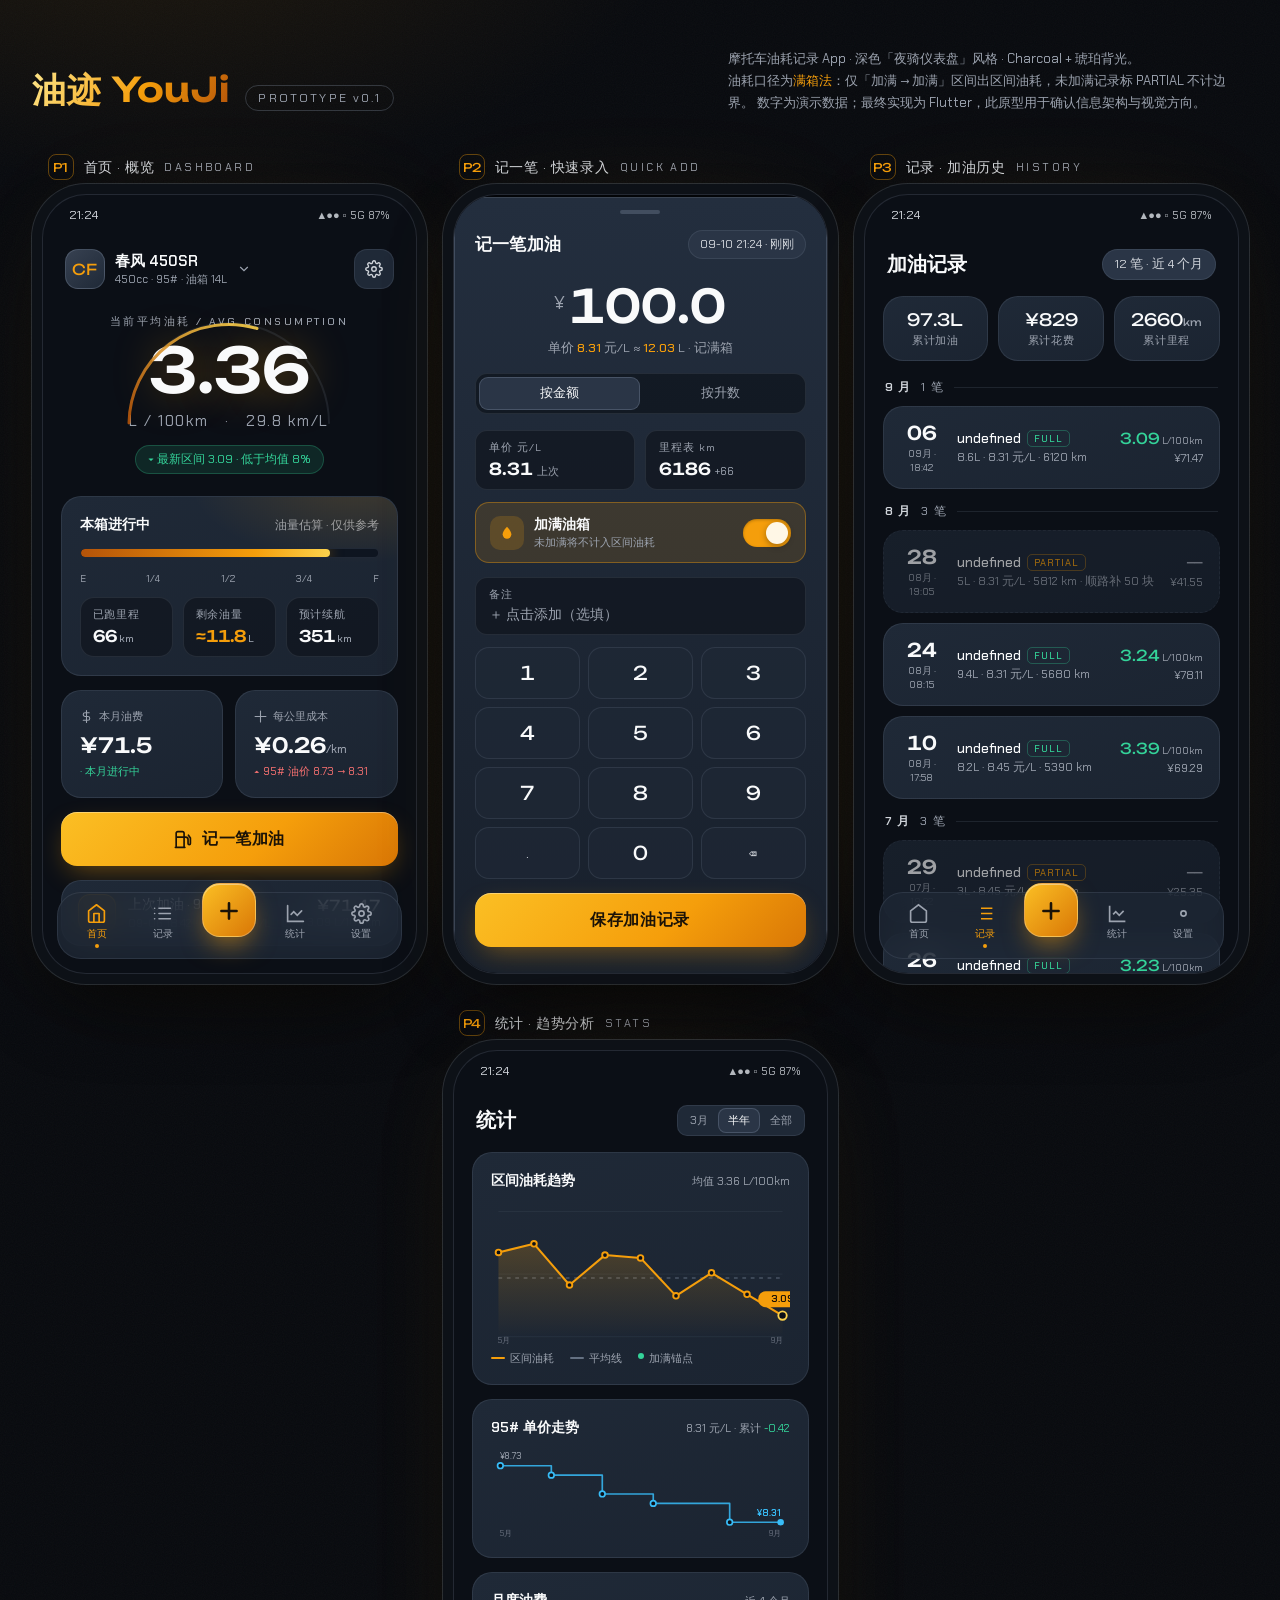
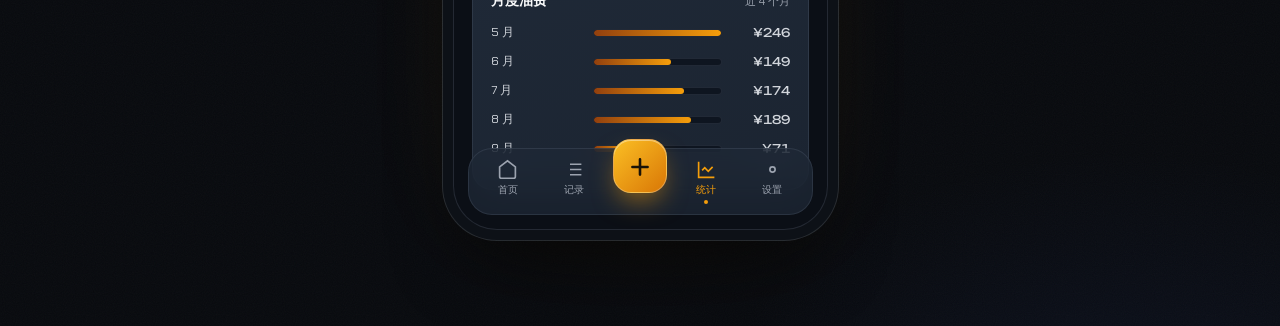
<file: prototype/油迹-单文件预览.html>
<!DOCTYPE html>
<html lang="zh-CN">
<head>
<meta charset="UTF-8">
<meta name="viewport" content="width=device-width, initial-scale=1">
<title>油迹 YouJi · 前端原型 v0.1</title>
<link rel="preconnect" href="https://fonts.googleapis.com">
<link rel="preconnect" href="https://fonts.gstatic.com" crossorigin>
<link href="https://fonts.googleapis.com/css2?family=Unbounded:wght@400;500;600&family=Chakra+Petch:wght@400;500;600&display=swap" rel="stylesheet">
<style>
/* ============================================
   油迹 YouJi · 设计原型样式
   风格：深色「夜骑仪表盘」 Charcoal + 琥珀背光
   tokens 与 design-system/MASTER.md 对齐
   ============================================ */

:root {
  /* surface 层级 */
  --surface:            #0B0F16;   /* 比设计稿 #111827 更深一档，原型氛围 */
  --surface-app:        #111827;
  --surface-container:  #1F2937;
  --surface-high:       #2A3546;
  --surface-glass:      rgba(31, 41, 55, .72);

  /* 文字 */
  --on-surface:         #F9FAFB;
  --on-surface-2:       #D1D5DB;
  --on-surface-3:       #9CA3AF;
  --outline:            rgba(148, 163, 184, .14);
  --outline-strong:     rgba(148, 163, 184, .28);

  /* 强调：琥珀 */
  --primary:            #F59E0B;
  --primary-soft:       rgba(245, 158, 11, .14);
  --primary-line:       rgba(245, 158, 11, .38);
  --on-primary:         #1A1207;

  --success:            #34D399;
  --success-soft:       rgba(52, 211, 153, .12);
  --error:              #F87171;
  --error-soft:         rgba(248, 113, 113, .12);

  /* 字体 */
  --font-display: 'Unbounded', 'PingFang SC', 'Microsoft YaHei', sans-serif;
  --font-body: 'Chakra Petch', 'PingFang SC', 'Microsoft YaHei', 'Noto Sans SC', sans-serif;

  /* 形状 */
  --r-card: 20px;
  --r-ctl: 12px;
  --r-chip: 999px;

  /* 动效 */
  --ease-out: cubic-bezier(.22, 1, .36, 1);
  --spring: cubic-bezier(.34, 1.56, .64, 1);
}

* { margin: 0; padding: 0; box-sizing: border-box; -webkit-tap-highlight-color: transparent; }

html { font-size: 16px; }

body {
  font-family: var(--font-body);
  background: #07090D;
  color: var(--on-surface);
  min-height: 100vh;
  /* 车库夜景：远处琥珀光晕 + 冷色补光 + 噪点 */
  background-image:
    radial-gradient(900px 500px at 12% -6%, rgba(245, 158, 11, .10), transparent 60%),
    radial-gradient(800px 600px at 88% 108%, rgba(56, 89, 199, .10), transparent 55%),
    url("data:image/svg+xml,%3Csvg xmlns='http://www.w3.org/2000/svg' width='140' height='140'%3E%3Cfilter id='n'%3E%3CfeTurbulence type='fractalNoise' baseFrequency='.9' numOctaves='2'/%3E%3C/filter%3E%3Crect width='100%25' height='100%25' filter='url(%23n)' opacity='.035'/%3E%3C/svg%3E");
  padding: 48px 32px 96px;
}

.num { font-feature-settings: 'tnum' 1; font-variant-numeric: tabular-nums; }

/* ---------- 展示板头 ---------- */
.board-head { max-width: 1560px; margin: 0 auto 40px; display: flex; align-items: flex-end; justify-content: space-between; gap: 24px; flex-wrap: wrap; }
.board-title { display: flex; align-items: baseline; gap: 16px; }
.board-title h1 {
  font-family: var(--font-display);
  font-size: 34px; font-weight: 600; letter-spacing: .02em;
  background: linear-gradient(120deg, #FDE68A, #F59E0B 55%, #B45309);
  -webkit-background-clip: text; background-clip: text; color: transparent;
}
.board-title .ver {
  font-size: 12px; color: var(--on-surface-3); letter-spacing: .18em;
  border: 1px solid var(--outline-strong); border-radius: var(--r-chip); padding: 4px 12px;
}
.board-note { color: var(--on-surface-3); font-size: 13px; line-height: 1.7; max-width: 520px; }
.board-note b { color: var(--primary); font-weight: 500; }

/* ---------- 手机阵列 ---------- */
.board { max-width: 1560px; margin: 0 auto; display: flex; gap: 36px; flex-wrap: wrap; justify-content: center; }

.device { display: flex; flex-direction: column; gap: 14px; }
.device-label { display: flex; align-items: center; gap: 10px; padding-left: 6px; }
.device-label .idx {
  font-family: var(--font-display); font-size: 12px; color: var(--primary);
  width: 26px; height: 26px; border: 1px solid var(--primary-line); border-radius: 8px;
  display: grid; place-items: center;
}
.device-label .name { font-size: 14px; color: var(--on-surface-2); letter-spacing: .06em; }
.device-label .en { font-size: 11px; color: var(--on-surface-3); letter-spacing: .22em; }

.phone {
  width: 375px; height: 780px; border-radius: 44px; position: relative; overflow: hidden;
  background: var(--surface);
  border: 1px solid rgba(148, 163, 184, .18);
  box-shadow:
    0 0 0 10px #0D1117,
    0 0 0 11px rgba(148, 163, 184, .22),
    0 40px 80px -24px rgba(0, 0, 0, .8),
    0 0 120px -40px rgba(245, 158, 11, .18);
}
/* 听筒/状态栏 */
.statusbar {
  height: 40px; display: flex; align-items: center; justify-content: space-between;
  padding: 0 26px; font-size: 12.5px; color: var(--on-surface-2); flex: none;
}
.statusbar .sig { display: flex; gap: 6px; align-items: center; opacity: .85; font-size: 11px; }

.screen { height: 100%; display: flex; flex-direction: column; position: relative; }
.screen-scroll { flex: 1; overflow: hidden auto; padding: 4px 18px 120px; scrollbar-width: none; }
.screen-scroll::-webkit-scrollbar { display: none; }

/* ---------- 通用组件 ---------- */
.card {
  background: linear-gradient(160deg, var(--surface-container), #1B2431);
  border: 1px solid var(--outline);
  border-radius: var(--r-card);
  padding: 18px;
  position: relative;
}

.label-caps {
  font-size: 10.5px; letter-spacing: .24em; color: var(--on-surface-3);
  text-transform: uppercase; font-weight: 500;
}

.chip {
  display: inline-flex; align-items: center; gap: 6px;
  background: var(--surface-high); border: 1px solid var(--outline);
  border-radius: var(--r-chip); padding: 6px 12px; font-size: 12.5px; color: var(--on-surface-2);
}

.btn-primary {
  display: flex; align-items: center; justify-content: center; gap: 10px;
  background: linear-gradient(135deg, #FBBF24, #F59E0B 60%, #D97706);
  color: var(--on-primary); border: none; border-radius: 16px;
  font-family: var(--font-body); font-size: 16px; font-weight: 600; letter-spacing: .04em;
  padding: 16px; width: 100%; cursor: pointer;
  box-shadow: 0 10px 28px -8px rgba(245, 158, 11, .45), inset 0 1px 0 rgba(255, 255, 255, .35);
  transition: transform .18s var(--spring), box-shadow .2s;
}
.btn-primary:active { transform: scale(.97); }

.btn-ghost {
  background: var(--surface-high); color: var(--on-surface-2);
  border: 1px solid var(--outline); border-radius: 16px;
  padding: 15px; width: 100%; font-size: 15px; font-family: var(--font-body); cursor: pointer;
}

/* ---------- 底部导航 ---------- */
.tabbar {
  position: absolute; left: 14px; right: 14px; bottom: 14px; z-index: 30;
  display: flex; align-items: center; justify-content: space-around;
  background: var(--surface-glass); backdrop-filter: blur(18px);
  border: 1px solid var(--outline); border-radius: 24px; padding: 10px 6px;
}
.tab { display: flex; flex-direction: column; align-items: center; gap: 3px; font-size: 10px; color: var(--on-surface-3); width: 56px; }
.tab svg { width: 21px; height: 21px; }
.tab.on { color: var(--primary); }
.tab.on .dot { opacity: 1; }
.tab .dot { width: 4px; height: 4px; border-radius: 50%; background: var(--primary); opacity: 0; }
.tab-fab {
  width: 54px; height: 54px; border-radius: 18px; margin-top: -30px;
  background: linear-gradient(135deg, #FBBF24, #D97706);
  display: grid; place-items: center; color: var(--on-primary);
  box-shadow: 0 12px 26px -6px rgba(245, 158, 11, .55), inset 0 1px 0 rgba(255, 255, 255, .4);
  border: 1px solid rgba(255, 255, 255, .25);
}
.tab-fab svg { width: 26px; height: 26px; }

/* ============================================
   P1 首页 Dashboard
   ============================================ */
.dash-head { display: flex; align-items: center; justify-content: space-between; padding: 10px 4px 18px; }
.vehicle-chip { display: flex; align-items: center; gap: 10px; }
.vehicle-chip .avatar {
  width: 40px; height: 40px; border-radius: 13px;
  background: linear-gradient(140deg, #374151, #1F2937);
  border: 1px solid var(--outline-strong);
  display: grid; place-items: center; font-family: var(--font-display); font-size: 15px; color: var(--primary);
}
.vehicle-chip .vname { font-size: 15px; font-weight: 600; }
.vehicle-chip .vsub { font-size: 11px; color: var(--on-surface-3); margin-top: 1px; }
.icon-btn {
  width: 40px; height: 40px; border-radius: 13px; display: grid; place-items: center;
  background: var(--surface-container); border: 1px solid var(--outline); color: var(--on-surface-2);
}

.hero { text-align: center; padding: 8px 0 22px; position: relative; }
.hero .label-caps { display: block; margin-bottom: 10px; }
.hero-value {
  font-family: var(--font-display); font-size: 62px; font-weight: 500; line-height: 1;
  color: var(--on-surface);
  text-shadow: 0 0 42px rgba(245, 158, 11, .35);
  font-feature-settings: 'tnum' 1;
}
.hero-unit { font-size: 15px; color: var(--on-surface-3); margin-top: 10px; letter-spacing: .1em; }
.hero-sub {
  display: inline-flex; align-items: center; gap: 8px; margin-top: 14px;
  background: var(--success-soft); color: var(--success);
  border: 1px solid rgba(52, 211, 153, .25);
  border-radius: var(--r-chip); padding: 5px 12px; font-size: 12px;
}
/* 仪表弧线装饰 */
.hero-arc { position: absolute; left: 50%; top: 6px; transform: translateX(-50%); width: 240px; height: 120px; pointer-events: none; opacity: .9; }

.tank-card { margin-bottom: 14px; overflow: hidden; }
.tank-card::before {
  content: ''; position: absolute; inset: 0;
  background: radial-gradient(240px 120px at 88% -10%, rgba(245, 158, 11, .16), transparent 70%);
  pointer-events: none;
}
.tank-top { display: flex; justify-content: space-between; align-items: baseline; margin-bottom: 14px; }
.tank-top .t { font-size: 14px; font-weight: 600; }
.tank-top .d { font-size: 12px; color: var(--on-surface-3); }
.gauge { position: relative; height: 10px; border-radius: 6px; background: #0E1520; border: 1px solid var(--outline); overflow: hidden; margin: 6px 0 14px; }
.gauge i {
  position: absolute; inset: 0; width: 62%; border-radius: 6px;
  background: linear-gradient(90deg, #B45309, #F59E0B 70%, #FCD34D);
  box-shadow: 0 0 14px rgba(245, 158, 11, .5);
}
.gauge-ticks { display: flex; justify-content: space-between; font-size: 10px; color: var(--on-surface-3); margin-bottom: 12px; }
.tank-stats { display: flex; gap: 10px; }
.tank-stat { flex: 1; background: rgba(11, 15, 22, .55); border: 1px solid var(--outline); border-radius: 14px; padding: 10px 12px; }
.tank-stat .k { font-size: 10.5px; color: var(--on-surface-3); margin-bottom: 4px; letter-spacing: .08em; }
.tank-stat .v { font-size: 16px; font-weight: 600; font-family: var(--font-display); font-weight: 500; }
.tank-stat .v small { font-size: 10px; color: var(--on-surface-3); font-family: var(--font-body); margin-left: 2px; }
.tank-stat .v.amber { color: var(--primary); }

.month-row { display: flex; gap: 12px; margin-bottom: 14px; }
.month-card { flex: 1; }
.month-card .k { font-size: 11px; color: var(--on-surface-3); display: flex; align-items: center; gap: 6px; margin-bottom: 8px; }
.month-card .v { font-family: var(--font-display); font-size: 21px; font-weight: 500; }
.month-card .v small { font-size: 11px; color: var(--on-surface-3); font-family: var(--font-body); }
.month-card .trend { font-size: 11px; margin-top: 6px; color: var(--success); }
.month-card .trend.up { color: var(--error); }

.dash-cta { margin-top: 4px; }

.last-fill { margin-top: 14px; display: flex; align-items: center; gap: 12px; padding: 13px 16px; }
.last-fill .pump {
  width: 38px; height: 38px; border-radius: 12px; display: grid; place-items: center;
  background: var(--primary-soft); color: var(--primary); border: 1px solid var(--primary-line);
}
.last-fill .info { flex: 1; }
.last-fill .info .l1 { font-size: 13.5px; font-weight: 500; }
.last-fill .info .l2 { font-size: 11.5px; color: var(--on-surface-3); margin-top: 2px; }
.last-fill .amt { text-align: right; }
.last-fill .amt .a { font-family: var(--font-display); font-size: 15px; }
.last-fill .amt .b { font-size: 11px; color: var(--on-surface-3); }

/* ============================================
   P2 记一笔 Bottom Sheet
   ============================================ */
.sheet-scrim { position: absolute; inset: 0; background: rgba(4, 6, 10, .62); backdrop-filter: blur(3px); z-index: 40; }
.sheet {
  position: absolute; left: 0; right: 0; bottom: 0; z-index: 41;
  background: linear-gradient(180deg, #232E3E, #18202C);
  border: 1px solid var(--outline-strong); border-bottom: none;
  border-radius: 28px 28px 0 0; padding: 12px 20px 26px;
  box-shadow: 0 -20px 60px rgba(0, 0, 0, .5);
}
.sheet-grip { width: 40px; height: 4px; border-radius: 4px; background: var(--outline-strong); margin: 0 auto 16px; }
.sheet-title { display: flex; align-items: center; justify-content: space-between; margin-bottom: 18px; }
.sheet-title h3 { font-size: 17px; font-weight: 600; letter-spacing: .02em; }
.sheet-title .date-pill { font-size: 12px; color: var(--on-surface-2); background: var(--surface-high); border: 1px solid var(--outline); padding: 5px 11px; border-radius: var(--r-chip); }

.amount-display { text-align: center; margin: 4px 0 16px; }
.amount-display .cur { font-size: 18px; color: var(--on-surface-3); vertical-align: 14px; margin-right: 4px; }
.amount-display .val { font-family: var(--font-display); font-size: 46px; font-weight: 500; }
.amount-display .conv { font-size: 12.5px; color: var(--on-surface-3); margin-top: 6px; }
.amount-display .conv b { color: var(--primary); font-weight: 500; }

.mode-seg { display: flex; background: rgba(11, 15, 22, .6); border: 1px solid var(--outline); border-radius: 12px; padding: 3px; margin-bottom: 16px; }
.mode-seg span { flex: 1; text-align: center; font-size: 12.5px; padding: 8px; border-radius: 9px; color: var(--on-surface-3); }
.mode-seg span.on { background: var(--surface-high); color: var(--on-surface); font-weight: 500; box-shadow: inset 0 0 0 1px var(--outline-strong); }

.fill-row { display: flex; gap: 10px; margin-bottom: 12px; }
.fill-field {
  flex: 1; background: rgba(11, 15, 22, .55); border: 1px solid var(--outline);
  border-radius: var(--r-ctl); padding: 10px 13px;
}
.fill-field .k { font-size: 10.5px; color: var(--on-surface-3); letter-spacing: .1em; margin-bottom: 4px; }
.fill-field .v { font-size: 16.5px; font-weight: 600; font-family: var(--font-display); font-weight: 500; }
.fill-field .v small { font-family: var(--font-body); font-size: 11px; color: var(--on-surface-3); font-weight: 400; }
.fill-field .v.site-name {
  font-family: var(--font-body); font-size: 13.5px; font-weight: 500;
  display: flex; align-items: center; gap: 5px; white-space: nowrap;
}
.fill-field .v.ph { font-family: var(--font-body); font-size: 13.5px; color: var(--on-surface-3); font-weight: 400; }

.full-toggle {
  display: flex; align-items: center; justify-content: space-between;
  background: var(--primary-soft); border: 1px solid var(--primary-line);
  border-radius: 14px; padding: 12px 14px; margin-bottom: 14px;
}
.full-toggle .l { display: flex; align-items: center; gap: 10px; }
.full-toggle .l .ic { width: 34px; height: 34px; border-radius: 10px; background: rgba(245, 158, 11, .18); display: grid; place-items: center; color: var(--primary); }
.full-toggle .l .t1 { font-size: 14px; font-weight: 600; }
.full-toggle .l .t2 { font-size: 11px; color: var(--on-surface-3); margin-top: 1px; }
.switch { width: 48px; height: 28px; border-radius: 999px; background: var(--primary); position: relative; box-shadow: inset 0 1px 3px rgba(0,0,0,.25); }
.switch::after { content: ''; position: absolute; right: 3px; top: 3px; width: 22px; height: 22px; border-radius: 50%; background: #FFF7E6; box-shadow: 0 2px 6px rgba(0,0,0,.35); }

.keypad { display: grid; grid-template-columns: repeat(3, 1fr); gap: 8px; margin-bottom: 14px; }
.key {
  height: 52px; border-radius: 14px; display: grid; place-items: center;
  background: rgba(31, 41, 55, .65); border: 1px solid var(--outline);
  font-family: var(--font-display); font-size: 19px; color: var(--on-surface);
}
.key.fn { font-family: var(--font-body); font-size: 15px; color: var(--on-surface-2); }

/* ============================================
   P3 历史记录
   ============================================ */
.hist-head { display: flex; align-items: center; justify-content: space-between; padding: 10px 4px 16px; }
.hist-head h2 { font-size: 20px; font-weight: 600; }
.hist-summary { display: flex; gap: 10px; margin-bottom: 18px; }
.hist-summary .hs { flex: 1; text-align: center; padding: 12px 8px; }
.hist-summary .hs .v { font-family: var(--font-display); font-size: 17px; }
.hist-summary .hs .k { font-size: 10.5px; color: var(--on-surface-3); margin-top: 4px; letter-spacing: .06em; }

.month-group { margin-bottom: 8px; }
.month-tag { display: flex; align-items: center; gap: 10px; margin: 14px 2px 10px; font-size: 12px; color: var(--on-surface-3); letter-spacing: .1em; }
.month-tag::after { content: ''; flex: 1; height: 1px; background: var(--outline); }
.month-tag b { color: var(--on-surface-2); font-weight: 600; }

.fill-item { display: flex; align-items: center; gap: 13px; padding: 14px 16px; margin-bottom: 10px; }
.fill-item .day {
  width: 44px; text-align: center; flex: none;
}
.fill-item .day .d { font-family: var(--font-display); font-size: 19px; font-weight: 500; }
.fill-item .day .m { font-size: 10px; color: var(--on-surface-3); margin-top: 2px; }
.fill-item .mid { flex: 1; min-width: 0; }
.fill-item .mid .station { font-size: 13.5px; font-weight: 500; white-space: nowrap; overflow: hidden; text-overflow: ellipsis; }
.fill-item .mid .meta { font-size: 11.5px; color: var(--on-surface-3); margin-top: 3px; }
.fill-item .right { text-align: right; flex: none; }
.fill-item .right .eco { font-family: var(--font-display); font-size: 15px; color: var(--success); }
.fill-item .right .eco small { font-size: 9.5px; color: var(--on-surface-3); font-family: var(--font-body); }
.fill-item .right .amt { font-size: 11.5px; color: var(--on-surface-3); margin-top: 3px; }

.fill-item.partial { opacity: .62; border-style: dashed; }
.fill-item.partial .eco { color: var(--on-surface-3); }
.badge-partial {
  display: inline-block; font-size: 9.5px; letter-spacing: .12em; color: var(--primary);
  border: 1px solid var(--primary-line); border-radius: 5px; padding: 1.5px 6px; margin-left: 6px;
  vertical-align: 1.5px;
}
.badge-anchor { color: var(--success); border-color: rgba(52,211,153,.3); }

/* ============================================
   P4 统计
   ============================================ */
.stats-head { padding: 10px 4px 16px; display: flex; align-items: center; justify-content: space-between; }
.stats-head h2 { font-size: 20px; font-weight: 600; }
.range-seg { display: flex; background: var(--surface-container); border: 1px solid var(--outline); border-radius: 10px; padding: 2px; }
.range-seg span { font-size: 11px; padding: 5px 10px; border-radius: 8px; color: var(--on-surface-3); }
.range-seg span.on { background: var(--surface-high); color: var(--on-surface); box-shadow: inset 0 0 0 1px var(--outline-strong); }

.chart-card { margin-bottom: 14px; }
.chart-card .ct-head { display: flex; justify-content: space-between; align-items: baseline; margin-bottom: 6px; }
.chart-card .ct-head .t { font-size: 14px; font-weight: 600; }
.chart-card .ct-head .s { font-size: 11px; color: var(--on-surface-3); }
.chart-wrap { padding: 8px 0 2px; }
.chart-legend { display: flex; gap: 16px; font-size: 10.5px; color: var(--on-surface-3); margin-top: 6px; }
.chart-legend i { display: inline-block; width: 14px; height: 2px; border-radius: 2px; margin-right: 5px; vertical-align: 3px; }

.bar-row { display: flex; align-items: center; gap: 10px; margin-bottom: 12px; font-size: 12px; }
.bar-row .bl { width: 92px; flex: none; color: var(--on-surface-2); white-space: nowrap; overflow: hidden; text-overflow: ellipsis; }
.bar-row .track { flex: 1; height: 8px; border-radius: 5px; background: #0E1520; border: 1px solid var(--outline); overflow: hidden; }
.bar-row .track i { display: block; height: 100%; border-radius: 5px; background: linear-gradient(90deg, #92400E, #F59E0B); }
.bar-row.green .track i { background: linear-gradient(90deg, #065F46, #34D399); }
.bar-row .bv { width: 58px; text-align: right; font-family: var(--font-display); font-size: 12px; color: var(--on-surface-2); }

/* 页面载入编排 */
.device { animation: rise .7s var(--ease-out) backwards; }
.device:nth-child(2) { animation-delay: .08s; }
.device:nth-child(3) { animation-delay: .16s; }
.device:nth-child(4) { animation-delay: .24s; }
@keyframes rise { from { opacity: 0; transform: translateY(26px); } to { opacity: 1; transform: none; } }

@media (prefers-reduced-motion: reduce) { .device { animation: none; } }

@media (max-width: 720px) {
  body { padding: 28px 12px 72px; }
  .board { gap: 28px; }
  .board-title h1 { font-size: 26px; }
}

</style>
</head>
<body>

<header class="board-head">
  <div class="board-title">
    <h1>油迹 YouJi</h1>
    <span class="ver">PROTOTYPE v0.1</span>
  </div>
  <p class="board-note">
    摩托车油耗记录 App · 深色「夜骑仪表盘」风格 · Charcoal + 琥珀背光。<br>
    油耗口径为<b>满箱法</b>：仅「加满 → 加满」区间出区间油耗，未加满记录标 PARTIAL 不计边界。
    数字为演示数据；最终实现为 Flutter，此原型用于确认信息架构与视觉方向。
  </p>
</header>

<main class="board">

  <!-- ============ P1 首页 ============ -->
  <div class="device">
    <div class="device-label"><span class="idx">P1</span><span class="name">首页 · 概览</span><span class="en">DASHBOARD</span></div>
    <section class="phone">
      <div class="screen">
        <div class="statusbar"><span class="num">21:24</span><span class="sig">▲●● ▫ 5G 87%</span></div>
        <div class="screen-scroll">

          <div class="dash-head">
            <div class="vehicle-chip">
              <div class="avatar">CF</div>
              <div>
                <div class="vname">春风 450SR</div>
                <div class="vsub">450cc · 95# · 油箱 14L</div>
              </div>
              <svg width="14" height="14" viewBox="0 0 24 24" fill="none" stroke="#9CA3AF" stroke-width="2" stroke-linecap="round"><path d="m6 9 6 6 6-6"/></svg>
            </div>
            <button class="icon-btn" aria-label="设置">
              <svg width="18" height="18" viewBox="0 0 24 24" fill="none" stroke="currentColor" stroke-width="1.8" stroke-linecap="round"><circle cx="12" cy="12" r="3"/><path d="M19.4 15a1.65 1.65 0 0 0 .33 1.82l.06.06a2 2 0 1 1-2.83 2.83l-.06-.06a1.65 1.65 0 0 0-1.82-.33 1.65 1.65 0 0 0-1 1.51V21a2 2 0 1 1-4 0v-.09A1.65 1.65 0 0 0 9 19.4a1.65 1.65 0 0 0-1.82.33l-.06.06a2 2 0 1 1-2.83-2.83l.06-.06a1.65 1.65 0 0 0 .33-1.82 1.65 1.65 0 0 0-1.51-1H3a2 2 0 1 1 0-4h.09A1.65 1.65 0 0 0 4.6 9a1.65 1.65 0 0 0-.33-1.82l-.06-.06a2 2 0 1 1 2.83-2.83l.06.06a1.65 1.65 0 0 0 1.82.33H9a1.65 1.65 0 0 0 1-1.51V3a2 2 0 1 1 4 0v.09a1.65 1.65 0 0 0 1 1.51 1.65 1.65 0 0 0 1.82-.33l.06-.06a2 2 0 1 1 2.83 2.83l-.06.06a1.65 1.65 0 0 0-.33 1.82V9a1.65 1.65 0 0 0 1.51 1H21a2 2 0 1 1 0 4h-.09a1.65 1.65 0 0 0-1.51 1z"/></svg>
            </button>
          </div>

          <div class="hero">
            <svg class="hero-arc" viewBox="0 0 240 120" fill="none">
              <path d="M 20 110 A 100 100 0 0 1 220 110" stroke="rgba(148,163,184,.14)" stroke-width="2" stroke-linecap="round"/>
              <path d="M 20 110 A 100 100 0 0 1 148 15.5" stroke="url(#ga)" stroke-width="3" stroke-linecap="round"/>
              <defs><linearGradient id="ga" x1="0" y1="1" x2="1" y2="0"><stop stop-color="#B45309"/><stop offset="1" stop-color="#FCD34D"/></linearGradient></defs>
            </svg>
            <span class="label-caps">当前平均油耗 / AVG CONSUMPTION</span>
            <div class="hero-value num" id="hero-value">3.36</div>
            <div class="hero-unit">L / 100km　·　<span class="num">29.8</span> km/L</div>
            <div class="hero-sub num" id="hero-sub">▾ 最新区间 3.09 · 低于均值</div>
          </div>

          <div class="card tank-card">
            <div class="tank-top"><span class="t">本箱进行中</span><span class="d num">油量估算 · 仅供参考</span></div>
            <div class="gauge"><i style="width:84%"></i></div>
            <div class="gauge-ticks num"><span>E</span><span>1/4</span><span>1/2</span><span>3/4</span><span>F</span></div>
            <div class="tank-stats">
              <div class="tank-stat"><div class="k">已跑里程</div><div class="v num">66<small>km</small></div></div>
              <div class="tank-stat"><div class="k">剩余油量</div><div class="v amber num">≈11.8<small>L</small></div></div>
              <div class="tank-stat"><div class="k">预计续航</div><div class="v num">351<small>km</small></div></div>
            </div>
          </div>

          <div class="month-row">
            <div class="card month-card">
              <div class="k"><svg width="13" height="13" viewBox="0 0 24 24" fill="none" stroke="#9CA3AF" stroke-width="2" stroke-linecap="round"><path d="M12 1v22M17 5H9.5a3.5 3.5 0 0 0 0 7h5a3.5 3.5 0 0 1 0 7H6"/></svg>本月油费</div>
              <div class="v num" id="month-cost">¥71.5</div>
              <div class="trend">· 本月进行中</div>
            </div>
            <div class="card month-card">
              <div class="k"><svg width="13" height="13" viewBox="0 0 24 24" fill="none" stroke="#9CA3AF" stroke-width="2" stroke-linecap="round"><path d="M12 2v20M2 12h20"/></svg>每公里成本</div>
              <div class="v num" id="cost-km">¥0.26<small>/km</small></div>
              <div class="trend up num">▴ 95# 油价 8.73 → 8.31</div>
            </div>
          </div>

          <button class="btn-primary dash-cta">
            <svg width="19" height="19" viewBox="0 0 24 24" fill="none" stroke="currentColor" stroke-width="2.1" stroke-linecap="round" stroke-linejoin="round"><path d="M3 22h12M4 9h10M14 22V4a2 2 0 0 0-2-2H6a2 2 0 0 0-2 2v18M14 9h2a3 3 0 0 1 3 3v5a1.5 1.5 0 0 0 3 0v-7l-2.5-3.5"/></svg>
            记一笔加油
          </button>

          <div class="card last-fill">
            <div class="pump">
              <svg width="17" height="17" viewBox="0 0 24 24" fill="none" stroke="currentColor" stroke-width="1.9" stroke-linecap="round" stroke-linejoin="round"><path d="M3 22h12M4 9h10M14 22V4a2 2 0 0 0-2-2H6a2 2 0 0 0-2 2v18M14 9h2a3 3 0 0 1 3 3v5a1.5 1.5 0 0 0 3 0v-7l-2.5-3.5"/></svg>
            </div>
            <div class="info">
              <div class="l1">上次加油 · 95#</div>
              <div class="l2 num">09-06 18:42 · 8.6L · ¥8.31/L</div>
            </div>
            <div class="amt num"><div class="a">¥71.47</div><div class="b">区间 3.09 L/100km</div></div>
          </div>

        </div>
        <!-- 底部导航 -->
        <nav class="tabbar">
          <div class="tab on">
            <svg viewBox="0 0 24 24" fill="none" stroke="currentColor" stroke-width="1.9" stroke-linecap="round" stroke-linejoin="round"><path d="m3 9 9-7 9 7v11a2 2 0 0 1-2 2H5a2 2 0 0 1-2-2z"/><path d="M9 22V12h6v10"/></svg>
            首页<i class="dot"></i>
          </div>
          <div class="tab">
            <svg viewBox="0 0 24 24" fill="none" stroke="currentColor" stroke-width="1.9" stroke-linecap="round"><path d="M8 6h13M8 12h13M8 18h13M3 6h.01M3 12h.01M3 18h.01"/></svg>
            记录<i class="dot"></i>
          </div>
          <div class="tab"><div class="tab-fab"><svg viewBox="0 0 24 24" fill="none" stroke="currentColor" stroke-width="2.4" stroke-linecap="round"><path d="M12 5v14M5 12h14"/></svg></div></div>
          <div class="tab">
            <svg viewBox="0 0 24 24" fill="none" stroke="currentColor" stroke-width="1.9" stroke-linecap="round"><path d="M3 3v18h18"/><path d="m19 9-5 5-4-4-3 3"/></svg>
            统计<i class="dot"></i>
          </div>
          <div class="tab">
            <svg viewBox="0 0 24 24" fill="none" stroke="currentColor" stroke-width="1.9" stroke-linecap="round" stroke-linejoin="round"><circle cx="12" cy="12" r="3"/><path d="M19.4 15a1.65 1.65 0 0 0 .33 1.82l.06.06a2 2 0 1 1-2.83 2.83l-.06-.06a1.65 1.65 0 0 0-1.82-.33 1.65 1.65 0 0 0-1 1.51V21a2 2 0 1 1-4 0v-.09A1.65 1.65 0 0 0 9 19.4a1.65 1.65 0 0 0-1.82.33l-.06.06a2 2 0 1 1-2.83-2.83l.06-.06a1.65 1.65 0 0 0 .33-1.82 1.65 1.65 0 0 0-1.51-1H3a2 2 0 1 1 0-4h.09A1.65 1.65 0 0 0 4.6 9a1.65 1.65 0 0 0-.33-1.82l-.06-.06a2 2 0 1 1 2.83-2.83l.06.06a1.65 1.65 0 0 0 1.82.33H9a1.65 1.65 0 0 0 1-1.51V3a2 2 0 1 1 4 0v.09a1.65 1.65 0 0 0 1 1.51 1.65 1.65 0 0 0 1.82-.33l.06-.06a2 2 0 1 1 2.83 2.83l-.06.06a1.65 1.65 0 0 0-.33 1.82V9a1.65 1.65 0 0 0 1.51 1H21a2 2 0 1 1 0 4h-.09a1.65 1.65 0 0 0-1.51 1z"/></svg>
            设置<i class="dot"></i>
          </div>
        </nav>
      </div>
    </section>
  </div>

  <!-- ============ P2 记一笔 ============ -->
  <div class="device">
    <div class="device-label"><span class="idx">P2</span><span class="name">记一笔 · 快速录入</span><span class="en">QUICK ADD</span></div>
    <section class="phone">
      <div class="screen">
        <div class="statusbar"><span class="num">21:24</span><span class="sig">▲●● ▫ 5G 87%</span></div>
        <!-- 底衬：首页内容被 sheet 压暗 -->
        <div class="screen-scroll" style="filter: blur(1px) brightness(.55); pointer-events:none;">
          <div class="dash-head">
            <div class="vehicle-chip"><div class="avatar">CF</div><div><div class="vname">春风 450SR</div><div class="vsub">450cc · 95#</div></div></div>
          </div>
          <div class="hero"><span class="label-caps">当前平均油耗</span><div class="hero-value">3.36</div><div class="hero-unit">L / 100km</div></div>
          <div class="card tank-card"><div class="tank-top"><span class="t">本箱进行中</span></div><div class="gauge"><i style="width:62%"></i></div></div>
        </div>
        <div class="sheet-scrim"></div>

        <div class="sheet">
          <div class="sheet-grip"></div>
          <div class="sheet-title">
            <h3>记一笔加油</h3>
            <span class="date-pill num">09-10 21:24 · 刚刚</span>
          </div>

          <div class="amount-display">
            <span class="cur">¥</span><span class="val num">100.0</span>
            <div class="conv num">单价 <b>8.31</b> 元/L ≈ <b>12.03</b> L · 记满箱</div>
          </div>

          <div class="mode-seg"><span class="on">按金额</span><span>按升数</span></div>

          <div class="fill-row">
            <div class="fill-field"><div class="k">单价 元/L</div><div class="v num">8.31 <small>上次</small></div></div>
            <div class="fill-field"><div class="k">里程表 km</div><div class="v num">6186 <small>+66</small></div></div>
          </div>

          <div class="full-toggle">
            <div class="l">
              <div class="ic"><svg width="16" height="16" viewBox="0 0 24 24" fill="currentColor"><path d="M12 2.7s6.5 6.6 6.5 11.3a6.5 6.5 0 1 1-13 0C5.5 9.3 12 2.7 12 2.7z"/></svg></div>
              <div><div class="t1">加满油箱</div><div class="t2">未加满将不计入区间油耗</div></div>
            </div>
            <div class="switch"></div>
          </div>

          <div class="fill-row">
            <div class="fill-field" style="flex:1">
              <div class="k">备注</div>
              <div class="v ph">＋ 点击添加（选填）</div>
            </div>
          </div>

          <div class="keypad">
            <div class="key num">1</div><div class="key num">2</div><div class="key num">3</div>
            <div class="key num">4</div><div class="key num">5</div><div class="key num">6</div>
            <div class="key num">7</div><div class="key num">8</div><div class="key num">9</div>
            <div class="key fn num">.</div><div class="key num">0</div><div class="key fn">⌫</div>
          </div>

          <button class="btn-primary">保存加油记录</button>
        </div>

        <nav class="tabbar" style="opacity:.35">
          <div class="tab on"><svg viewBox="0 0 24 24" fill="none" stroke="currentColor" stroke-width="1.9"><path d="m3 9 9-7 9 7v11a2 2 0 0 1-2 2H5a2 2 0 0 1-2-2z"/></svg>首页<i class="dot"></i></div>
          <div class="tab"><svg viewBox="0 0 24 24" fill="none" stroke="currentColor" stroke-width="1.9"><path d="M8 6h13M8 12h13M8 18h13"/></svg>记录<i class="dot"></i></div>
          <div class="tab"><div class="tab-fab"><svg viewBox="0 0 24 24" fill="none" stroke="currentColor" stroke-width="2.4" stroke-linecap="round"><path d="M12 5v14M5 12h14"/></svg></div></div>
          <div class="tab"><svg viewBox="0 0 24 24" fill="none" stroke="currentColor" stroke-width="1.9"><path d="M3 3v18h18"/><path d="m19 9-5 5-4-4-3 3"/></svg>统计<i class="dot"></i></div>
          <div class="tab"><svg viewBox="0 0 24 24" fill="none" stroke="currentColor" stroke-width="1.9"><circle cx="12" cy="12" r="3"/></svg>设置<i class="dot"></i></div>
        </nav>
      </div>
    </section>
  </div>

  <!-- ============ P3 历史记录 ============ -->
  <div class="device">
    <div class="device-label"><span class="idx">P3</span><span class="name">记录 · 加油历史</span><span class="en">HISTORY</span></div>
    <section class="phone">
      <div class="screen">
        <div class="statusbar"><span class="num">21:24</span><span class="sig">▲●● ▫ 5G 87%</span></div>
        <div class="screen-scroll" id="history-scroll">
          <div class="hist-head">
            <h2>加油记录</h2>
            <span class="chip num">12 笔 · 近 4 个月</span>
          </div>
          <div class="hist-summary">
            <div class="card hs"><div class="v num" id="hs-total-l">106.5L</div><div class="k">累计加油</div></div>
            <div class="card hs"><div class="v num" id="hs-total-amt">¥882</div><div class="k">累计花费</div></div>
            <div class="card hs"><div class="v num">2660<small style="font-size:10px;color:var(--on-surface-3)">km</small></div><div class="k">累计里程</div></div>
          </div>
          <div id="history-list"><!-- JS 注入 --></div>
        </div>
        <nav class="tabbar">
          <div class="tab"><svg viewBox="0 0 24 24" fill="none" stroke="currentColor" stroke-width="1.9"><path d="m3 9 9-7 9 7v11a2 2 0 0 1-2 2H5a2 2 0 0 1-2-2z"/></svg>首页<i class="dot"></i></div>
          <div class="tab on"><svg viewBox="0 0 24 24" fill="none" stroke="currentColor" stroke-width="1.9"><path d="M8 6h13M8 12h13M8 18h13"/></svg>记录<i class="dot"></i></div>
          <div class="tab"><div class="tab-fab"><svg viewBox="0 0 24 24" fill="none" stroke="currentColor" stroke-width="2.4" stroke-linecap="round"><path d="M12 5v14M5 12h14"/></svg></div></div>
          <div class="tab"><svg viewBox="0 0 24 24" fill="none" stroke="currentColor" stroke-width="1.9"><path d="M3 3v18h18"/><path d="m19 9-5 5-4-4-3 3"/></svg>统计<i class="dot"></i></div>
          <div class="tab"><svg viewBox="0 0 24 24" fill="none" stroke="currentColor" stroke-width="1.9"><circle cx="12" cy="12" r="3"/></svg>设置<i class="dot"></i></div>
        </nav>
      </div>
    </section>
  </div>

  <!-- ============ P4 统计 ============ -->
  <div class="device">
    <div class="device-label"><span class="idx">P4</span><span class="name">统计 · 趋势分析</span><span class="en">STATS</span></div>
    <section class="phone">
      <div class="screen">
        <div class="statusbar"><span class="num">21:24</span><span class="sig">▲●● ▫ 5G 87%</span></div>
        <div class="screen-scroll">
          <div class="stats-head">
            <h2>统计</h2>
            <div class="range-seg"><span>3月</span><span class="on">半年</span><span>全部</span></div>
          </div>

          <div class="card chart-card">
            <div class="ct-head"><span class="t">区间油耗趋势</span><span class="s num">均值 <span id="avg-line">3.36</span> L/100km</span></div>
            <div class="chart-wrap" id="trend-chart"><!-- JS 注入 SVG --></div>
            <div class="chart-legend">
              <span><i style="background:#F59E0B"></i>区间油耗</span>
              <span><i style="background:rgba(148,163,184,.6)"></i>平均线</span>
              <span><i style="background:#34D399;border-radius:50%;width:6px;height:6px"></i>加满锚点</span>
            </div>
          </div>

          <div class="card chart-card">
            <div class="ct-head"><span class="t">95# 单价走势</span><span class="s num" id="price-now">8.31 元/L</span></div>
            <div class="chart-wrap" id="price-chart"><!-- JS 注入阶梯图 --></div>
          </div>

          <div class="card chart-card">
            <div class="ct-head"><span class="t">月度油费</span><span class="s num">近 4 个月</span></div>
            <div class="chart-wrap" id="month-chart"><!-- JS 注入 --></div>
          </div>
        </div>
        <nav class="tabbar">
          <div class="tab"><svg viewBox="0 0 24 24" fill="none" stroke="currentColor" stroke-width="1.9"><path d="m3 9 9-7 9 7v11a2 2 0 0 1-2 2H5a2 2 0 0 1-2-2z"/></svg>首页<i class="dot"></i></div>
          <div class="tab"><svg viewBox="0 0 24 24" fill="none" stroke="currentColor" stroke-width="1.9"><path d="M8 6h13M8 12h13M8 18h13"/></svg>记录<i class="dot"></i></div>
          <div class="tab"><div class="tab-fab"><svg viewBox="0 0 24 24" fill="none" stroke="currentColor" stroke-width="2.4" stroke-linecap="round"><path d="M12 5v14M5 12h14"/></svg></div></div>
          <div class="tab on"><svg viewBox="0 0 24 24" fill="none" stroke="currentColor" stroke-width="1.9"><path d="M3 3v18h18"/><path d="m19 9-5 5-4-4-3 3"/></svg>统计<i class="dot"></i></div>
          <div class="tab"><svg viewBox="0 0 24 24" fill="none" stroke="currentColor" stroke-width="1.9"><circle cx="12" cy="12" r="3"/></svg>设置<i class="dot"></i></div>
        </nav>
      </div>
    </section>
  </div>

</main>

<script>
/* 油迹 · mock 数据 —— 演示满箱法计算（数字由满箱法真实反推，前后自洽） */
const VEHICLE = {
  name: '春风 450SR',
  tankCapacity: 14,          // L
  fuelGrade: '95#',
  displacement: '450cc',
};

/* 加油记录（时间倒序展示，计算时按正序）
 * 满箱法：区间油耗 = (A, B] 段内加油量之和 / (B.odo − A.odo) × 100
 * 仅 isFull=true 的记录作为计算锚点；未加满记录参与累计但不出区间油耗 */
const FILLUPS = [
  { id: 12, date: '09-06', time: '18:42', odo: 6120, volume: 8.6,  price: 8.31, amount: 71.47, full: true },
  { id: 11, date: '08-28', time: '19:05', odo: 5812, volume: 5.0,  price: 8.31, amount: 41.55, full: false, note: '顺路补 50 块' },
  { id: 10, date: '08-24', time: '08:15', odo: 5680, volume: 9.4,  price: 8.31, amount: 78.11, full: true },
  { id:  9, date: '08-10', time: '17:58', odo: 5390, volume: 8.2,  price: 8.45, amount: 69.29, full: true },
  { id:  8, date: '07-29', time: '19:22', odo: 5120, volume: 3.0,  price: 8.45, amount: 25.35, full: false },
  { id:  7, date: '07-26', time: '09:41', odo: 5060, volume: 8.4,  price: 8.45, amount: 70.98, full: true },
  { id:  6, date: '07-12', time: '18:30', odo: 4800, volume: 9.1,  price: 8.52, amount: 77.53, full: true },
  { id:  5, date: '06-28', time: '20:10', odo: 4540, volume: 8.8,  price: 8.52, amount: 74.98, full: true },
  { id:  4, date: '06-14', time: '18:05', odo: 4290, volume: 8.6,  price: 8.66, amount: 74.48, full: true },
  { id:  3, date: '05-31', time: '19:47', odo: 4030, volume: 9.0,  price: 8.66, amount: 77.94, full: true },
  { id:  2, date: '05-18', time: '08:33', odo: 3780, volume: 9.2,  price: 8.73, amount: 80.32, full: true },
  { id:  1, date: '05-04', time: '17:20', odo: 3520, volume: 10.0, price: 8.73, amount: 87.30, full: true, note: '提车首箱 · 基准' },
];

/* 满箱法计算：返回带区间油耗的段列表（新→旧） */
function computeSegments(records) {
  const asc = [...records].sort((a, b) => a.odo - b.odo);
  const segments = [];
  for (let i = 1; i < asc.length; i++) {
    const b = asc[i];
    if (!b.full) continue;
    // 向前找上一个加满锚点
    let j = i - 1;
    while (j >= 0 && !asc[j].full) j--;
    if (j < 0) continue;
    const a = asc[j];
    const dist = b.odo - a.odo;
    if (dist <= 0) continue;
    // (a, b] 段内油量：含 b，不含 a
    const fuel = asc.slice(j + 1, i + 1).reduce((s, r) => s + r.volume, 0);
    const cost = asc.slice(j + 1, i + 1).reduce((s, r) => s + r.amount, 0);
    segments.push({
      from: a, to: b,
      dist, fuel, cost,
      l100: fuel / dist * 100,
      kmPerL: dist / fuel,
      costPerKm: cost / dist,
    });
  }
  return segments.reverse();
}

const SEGMENTS = computeSegments(FILLUPS);
const AVG_L100 = SEGMENTS.reduce((s, x) => s + x.fuel, 0) / SEGMENTS.reduce((s, x) => s + x.dist, 0) * 100;
const LAST_ANCHOR = [...FILLUPS].sort((a, b) => b.odo - a.odo).find(r => r.full);
const CURRENT_ODO = 6186;                    // 当前里程（假设）
const TANK_USED = CURRENT_ODO - LAST_ANCHOR.odo;   // 本箱已跑
const TANK_REMAIN_L = Math.max(VEHICLE.tankCapacity - TANK_USED / 100 * AVG_L100, 0);
const RANGE_KM = Math.round(TANK_REMAIN_L / AVG_L100 * 100);

const fmt = (n, d = 2) => n.toFixed(d);

</script>
<script>
/* 油迹 · 原型动态注入：历史列表 + 图表（数据来自 data.js 的满箱法计算结果） */

/* ---------- 首页动态数值（与满箱法计算对齐，避免手写数字对不上） ---------- */
(() => {
  const $ = id => document.getElementById(id);
  if (!$('hero-value')) return;
  $('hero-value').textContent = fmt(AVG_L100);
  if ($('avg-line')) $('avg-line').textContent = fmt(AVG_L100);
  // 最新区间 vs 均值
  const last = SEGMENTS[0];
  const pct = (last.l100 - AVG_L100) / AVG_L100 * 100;
  $('hero-sub').textContent = (pct <= 0 ? '▾ ' : '▴ ') + '最新区间 ' + fmt(last.l100)
    + ' · ' + (pct <= 0 ? '低于' : '高于') + '均值 ' + Math.abs(pct).toFixed(0) + '%';
  // 本月（9月）实际油费 = 09-06 一笔
  const monthCost = FILLUPS.filter(r => r.date.startsWith('09')).reduce((s, r) => s + r.amount, 0);
  $('month-cost').textContent = '¥' + fmt(monthCost, 1);
  $('cost-km').innerHTML = '¥' + fmt(last.costPerKm) + '<small>/km</small>';
})();

/* ---------- P3 历史列表 ---------- */
(() => {
  const list = document.getElementById('history-list');
  if (!list) return;

  // 段索引：r.id → 区间油耗（作为 to 锚点的记录才有区间油耗）
  const ecoById = {};
  SEGMENTS.forEach(s => { ecoById[s.to.id] = s; });

  const groups = {};
  FILLUPS.forEach(r => {
    const mon = r.date.slice(0, 2);
    (groups[mon] = groups[mon] || []).push(r);
  });

  const monNames = { '05': '5 月', '06': '6 月', '07': '7 月', '08': '8 月', '09': '9 月' };
  let html = '';
  Object.keys(groups).sort((a, b) => b - a).forEach(mon => {
    html += `<div class="month-tag"><b>${monNames[mon]}</b><span class="num">${groups[mon].length} 笔</span></div>`;
    groups[mon].forEach(r => {
      const seg = ecoById[r.id];
      const isAnchor = r.full;
      html += `
      <div class="card fill-item ${r.full ? '' : 'partial'}">
        <div class="day"><div class="d num">${r.date.slice(3)}</div><div class="m">${mon}月 · ${r.time}</div></div>
        <div class="mid">
          <div class="station">${r.station}${r.full ? '<span class="badge-partial badge-anchor">FULL</span>' : '<span class="badge-partial">PARTIAL</span>'}</div>
          <div class="meta num">${r.volume}L · ${r.price} 元/L · ${r.odo} km${r.note ? ' · ' + r.note : ''}</div>
        </div>
        <div class="right">
          <div class="eco num">${seg ? fmt(seg.l100) + '<small> L/100km</small>' : '—'}</div>
          <div class="amt num">¥${fmt(r.amount)}</div>
        </div>
      </div>`;
    });
  });
  list.innerHTML = html;

  // 顶部汇总
  const totalL = FILLUPS.reduce((s, r) => s + r.volume, 0);
  const totalAmt = FILLUPS.reduce((s, r) => s + r.amount, 0);
  document.getElementById('hs-total-l').textContent = fmt(totalL, 1) + 'L';
  document.getElementById('hs-total-amt').textContent = '¥' + Math.round(totalAmt);
})();

/* ---------- P4 油耗趋势折线（手绘 SVG） ---------- */
(() => {
  const box = document.getElementById('trend-chart');
  if (!box) return;
  const segs = [...SEGMENTS].reverse();           // 旧 → 新
  const W = 320, H = 150, PAD = 8;
  const vals = segs.map(s => s.l100);
  const min = Math.min(...vals) - .15, max = Math.max(...vals) + .15;
  const x = i => PAD + i * (W - PAD * 2) / (segs.length - 1);
  const y = v => H - PAD - (v - min) / (max - min) * (H - PAD * 2 - 12);

  const pts = vals.map((v, i) => `${x(i)},${y(v)}`).join(' ');
  const avgY = y(AVG_L100);

  let svg = `<svg viewBox="0 0 ${W} ${H}" style="width:100%;display:block">`;
  // 网格
  for (let g = 0; g < 3; g++) {
    const gy = PAD + g * (H - PAD * 2) / 2;
    svg += `<line x1="${PAD}" y1="${gy}" x2="${W - PAD}" y2="${gy}" stroke="rgba(148,163,184,.09)" stroke-width="1"/>`;
  }
  // 平均线
  svg += `<line x1="${PAD}" y1="${avgY}" x2="${W - PAD}" y2="${avgY}" stroke="rgba(148,163,184,.55)" stroke-width="1.2" stroke-dasharray="4 5"/>`;
  // 面积
  svg += `<polygon points="${PAD},${H - PAD} ${pts} ${W - PAD},${H - PAD}" fill="url(#tg)" opacity=".22"/>`;
  svg += `<defs><linearGradient id="tg" x1="0" y1="0" x2="0" y2="1"><stop stop-color="#F59E0B"/><stop offset="1" stop-color="#F59E0B" stop-opacity="0"/></linearGradient></defs>`;
  // 折线
  svg += `<polyline points="${pts}" fill="none" stroke="#F59E0B" stroke-width="2.2" stroke-linejoin="round" stroke-linecap="round"/>`;
  // 数据点 + 最新值标签
  segs.forEach((s, i) => {
    const isLast = i === segs.length - 1;
    svg += `<circle cx="${x(i)}" cy="${y(vals[i])}" r="${isLast ? 4.5 : 3}" fill="#0B0F16" stroke="${isLast ? '#FCD34D' : '#F59E0B'}" stroke-width="2"/>`;
  });
  const li = segs.length - 1;
  svg += `<rect x="${x(li) - 26}" y="${y(vals[li]) - 26}" width="52" height="17" rx="8" fill="#F59E0B"/>
          <text x="${x(li)}" y="${y(vals[li]) - 14}" text-anchor="middle" font-size="10.5" font-weight="600" fill="#1A1207" font-family="Chakra Petch">${fmt(vals[li])}</text>`;
  // 首尾月份
  svg += `<text x="${PAD}" y="${H - 1}" font-size="8.5" fill="#6B7280" font-family="Chakra Petch">5月</text>`;
  svg += `<text x="${W - PAD}" y="${H - 1}" text-anchor="end" font-size="8.5" fill="#6B7280" font-family="Chakra Petch">9月</text>`;
  svg += '</svg>';
  box.innerHTML = svg;
})();

/* ---------- P4 月度油费柱状 ---------- */
(() => {
  const box = document.getElementById('month-chart');
  if (!box) return;
  const byMonth = {};
  FILLUPS.forEach(r => {
    const m = r.date.slice(0, 2);
    byMonth[m] = (byMonth[m] || 0) + r.amount;
  });
  const max = Math.max(...Object.values(byMonth));
  box.innerHTML = Object.keys(byMonth).sort().map(m => `
    <div class="bar-row">
      <span class="bl num">${+m} 月</span>
      <div class="track"><i style="width:${Math.round(byMonth[m] / max * 100)}%"></i></div>
      <span class="bv num">¥${Math.round(byMonth[m])}</span>
    </div>`).join('');
})();

/* ---------- P4 单价走势（阶梯图：95# 每次调价一步） ---------- */
(() => {
  const box = document.getElementById('price-chart');
  if (!box) return;
  const asc = [...FILLUPS].sort((a, b) => a.odo - b.odo);
  const prices = asc.map(r => r.price);
  const W = 320, H = 92, P = 10;
  const min = Math.min(...prices) - .04, max = Math.max(...prices) + .04;
  const x = i => P + i * (W - P * 2) / (prices.length - 1);
  const y = v => H - P - (v - min) / (max - min) * (H - P * 2);
  // 阶梯路径：横到新点竖直落价
  let d = `M ${x(0)} ${y(prices[0])}`;
  for (let i = 1; i < prices.length; i++) {
    d += ` L ${x(i)} ${y(prices[i - 1])} L ${x(i)} ${y(prices[i])}`;
  }
  let svg = `<svg viewBox="0 0 ${W} ${H}" style="width:100%;display:block">`;
  svg += `<path d="${d}" fill="none" stroke="#38BDF8" stroke-width="1.8" stroke-linejoin="round" opacity=".85"/>`;
  // 调价拐点
  prices.forEach((p, i) => {
    if (i === 0 || p !== prices[i - 1]) {
      svg += `<circle cx="${x(i)}" cy="${y(p)}" r="3" fill="#0B0F16" stroke="#38BDF8" stroke-width="1.8"/>`;
    }
  });
  // 首末标签
  svg += `<text x="${x(0)}" y="${y(prices[0]) - 7}" font-size="9.5" fill="#9CA3AF" font-family="Chakra Petch">¥${fmt(prices[0])}</text>`;
  const lx = prices.length - 1;
  svg += `<circle cx="${x(lx)}" cy="${y(prices[lx])}" r="3.5" fill="#38BDF8"/>`;
  svg += `<text x="${x(lx)}" y="${y(prices[lx]) - 7}" text-anchor="end" font-size="9.5" font-weight="600" fill="#38BDF8" font-family="Chakra Petch">¥${fmt(prices[lx])}</text>`;
  svg += `<text x="${P}" y="${H - 1}" font-size="8.5" fill="#6B7280" font-family="Chakra Petch">5月</text>`;
  svg += `<text x="${W - P}" y="${H - 1}" text-anchor="end" font-size="8.5" fill="#6B7280" font-family="Chakra Petch">9月</text>`;
  svg += '</svg>';
  box.innerHTML = svg;
  const delta = prices[prices.length - 1] - prices[0];
  const now = document.getElementById('price-now');
  if (now) now.innerHTML = fmt(prices[prices.length - 1]) + ' 元/L · 累计 <span style="color:var(--success)">' + fmt(delta) + '</span>';
})();

/* ---------- P4 加油站对比 ---------- */
(() => {
  const box = document.getElementById('station-chart');
  if (!box) return;
  // 站点 → 平均区间油耗（按锚点段归属 to 站点）
  const st = {};
  SEGMENTS.forEach(s => {
    const name = s.to.station.split(' · ')[0];
    (st[name] = st[name] || []).push(s.l100);
  });
  const rows = Object.keys(st).map(k => ({ k, v: st[k].reduce((a, b) => a + b, 0) / st[k].length }));
  const max = Math.max(...rows.map(r => r.v));
  rows.sort((a, b) => a.v - b.v);
  box.innerHTML = rows.map((r, i) => `
    <div class="bar-row ${i === 0 ? 'green' : ''}">
      <span class="bl">${r.k}</span>
      <div class="track"><i style="width:${Math.round(r.v / max * 100)}%"></i></div>
      <span class="bv num">${fmt(r.v)}</span>
    </div>`).join('');
})();

</script>
</body>
</html>
</file>
<file: prototype/style.css>
/* ============================================
   油迹 YouJi · 设计原型样式
   风格：深色「夜骑仪表盘」 Charcoal + 琥珀背光
   tokens 与 design-system/MASTER.md 对齐
   ============================================ */

:root {
  /* surface 层级 */
  --surface:            #0B0F16;   /* 比设计稿 #111827 更深一档，原型氛围 */
  --surface-app:        #111827;
  --surface-container:  #1F2937;
  --surface-high:       #2A3546;
  --surface-glass:      rgba(31, 41, 55, .72);

  /* 文字 */
  --on-surface:         #F9FAFB;
  --on-surface-2:       #D1D5DB;
  --on-surface-3:       #9CA3AF;
  --outline:            rgba(148, 163, 184, .14);
  --outline-strong:     rgba(148, 163, 184, .28);

  /* 强调：琥珀 */
  --primary:            #F59E0B;
  --primary-soft:       rgba(245, 158, 11, .14);
  --primary-line:       rgba(245, 158, 11, .38);
  --on-primary:         #1A1207;

  --success:            #34D399;
  --success-soft:       rgba(52, 211, 153, .12);
  --error:              #F87171;
  --error-soft:         rgba(248, 113, 113, .12);

  /* 字体 */
  --font-display: 'Unbounded', 'PingFang SC', 'Microsoft YaHei', sans-serif;
  --font-body: 'Chakra Petch', 'PingFang SC', 'Microsoft YaHei', 'Noto Sans SC', sans-serif;

  /* 形状 */
  --r-card: 20px;
  --r-ctl: 12px;
  --r-chip: 999px;

  /* 动效 */
  --ease-out: cubic-bezier(.22, 1, .36, 1);
  --spring: cubic-bezier(.34, 1.56, .64, 1);
}

* { margin: 0; padding: 0; box-sizing: border-box; -webkit-tap-highlight-color: transparent; }

html { font-size: 16px; }

body {
  font-family: var(--font-body);
  background: #07090D;
  color: var(--on-surface);
  min-height: 100vh;
  /* 车库夜景：远处琥珀光晕 + 冷色补光 + 噪点 */
  background-image:
    radial-gradient(900px 500px at 12% -6%, rgba(245, 158, 11, .10), transparent 60%),
    radial-gradient(800px 600px at 88% 108%, rgba(56, 89, 199, .10), transparent 55%),
    url("data:image/svg+xml,%3Csvg xmlns='http://www.w3.org/2000/svg' width='140' height='140'%3E%3Cfilter id='n'%3E%3CfeTurbulence type='fractalNoise' baseFrequency='.9' numOctaves='2'/%3E%3C/filter%3E%3Crect width='100%25' height='100%25' filter='url(%23n)' opacity='.035'/%3E%3C/svg%3E");
  padding: 48px 32px 96px;
}

.num { font-feature-settings: 'tnum' 1; font-variant-numeric: tabular-nums; }

/* ---------- 展示板头 ---------- */
.board-head { max-width: 1560px; margin: 0 auto 40px; display: flex; align-items: flex-end; justify-content: space-between; gap: 24px; flex-wrap: wrap; }
.board-title { display: flex; align-items: baseline; gap: 16px; }
.board-title h1 {
  font-family: var(--font-display);
  font-size: 34px; font-weight: 600; letter-spacing: .02em;
  background: linear-gradient(120deg, #FDE68A, #F59E0B 55%, #B45309);
  -webkit-background-clip: text; background-clip: text; color: transparent;
}
.board-title .ver {
  font-size: 12px; color: var(--on-surface-3); letter-spacing: .18em;
  border: 1px solid var(--outline-strong); border-radius: var(--r-chip); padding: 4px 12px;
}
.board-note { color: var(--on-surface-3); font-size: 13px; line-height: 1.7; max-width: 520px; }
.board-note b { color: var(--primary); font-weight: 500; }

/* ---------- 手机阵列 ---------- */
.board { max-width: 1560px; margin: 0 auto; display: flex; gap: 36px; flex-wrap: wrap; justify-content: center; }

.device { display: flex; flex-direction: column; gap: 14px; }
.device-label { display: flex; align-items: center; gap: 10px; padding-left: 6px; }
.device-label .idx {
  font-family: var(--font-display); font-size: 12px; color: var(--primary);
  width: 26px; height: 26px; border: 1px solid var(--primary-line); border-radius: 8px;
  display: grid; place-items: center;
}
.device-label .name { font-size: 14px; color: var(--on-surface-2); letter-spacing: .06em; }
.device-label .en { font-size: 11px; color: var(--on-surface-3); letter-spacing: .22em; }

.phone {
  width: 375px; height: 780px; border-radius: 44px; position: relative; overflow: hidden;
  background: var(--surface);
  border: 1px solid rgba(148, 163, 184, .18);
  box-shadow:
    0 0 0 10px #0D1117,
    0 0 0 11px rgba(148, 163, 184, .22),
    0 40px 80px -24px rgba(0, 0, 0, .8),
    0 0 120px -40px rgba(245, 158, 11, .18);
}
/* 听筒/状态栏 */
.statusbar {
  height: 40px; display: flex; align-items: center; justify-content: space-between;
  padding: 0 26px; font-size: 12.5px; color: var(--on-surface-2); flex: none;
}
.statusbar .sig { display: flex; gap: 6px; align-items: center; opacity: .85; font-size: 11px; }

.screen { height: 100%; display: flex; flex-direction: column; position: relative; }
.screen-scroll { flex: 1; overflow: hidden auto; padding: 4px 18px 120px; scrollbar-width: none; }
.screen-scroll::-webkit-scrollbar { display: none; }

/* ---------- 通用组件 ---------- */
.card {
  background: linear-gradient(160deg, var(--surface-container), #1B2431);
  border: 1px solid var(--outline);
  border-radius: var(--r-card);
  padding: 18px;
  position: relative;
}

.label-caps {
  font-size: 10.5px; letter-spacing: .24em; color: var(--on-surface-3);
  text-transform: uppercase; font-weight: 500;
}

.chip {
  display: inline-flex; align-items: center; gap: 6px;
  background: var(--surface-high); border: 1px solid var(--outline);
  border-radius: var(--r-chip); padding: 6px 12px; font-size: 12.5px; color: var(--on-surface-2);
}

.btn-primary {
  display: flex; align-items: center; justify-content: center; gap: 10px;
  background: linear-gradient(135deg, #FBBF24, #F59E0B 60%, #D97706);
  color: var(--on-primary); border: none; border-radius: 16px;
  font-family: var(--font-body); font-size: 16px; font-weight: 600; letter-spacing: .04em;
  padding: 16px; width: 100%; cursor: pointer;
  box-shadow: 0 10px 28px -8px rgba(245, 158, 11, .45), inset 0 1px 0 rgba(255, 255, 255, .35);
  transition: transform .18s var(--spring), box-shadow .2s;
}
.btn-primary:active { transform: scale(.97); }

.btn-ghost {
  background: var(--surface-high); color: var(--on-surface-2);
  border: 1px solid var(--outline); border-radius: 16px;
  padding: 15px; width: 100%; font-size: 15px; font-family: var(--font-body); cursor: pointer;
}

/* ---------- 底部导航 ---------- */
.tabbar {
  position: absolute; left: 14px; right: 14px; bottom: 14px; z-index: 30;
  display: flex; align-items: center; justify-content: space-around;
  background: var(--surface-glass); backdrop-filter: blur(18px);
  border: 1px solid var(--outline); border-radius: 24px; padding: 10px 6px;
}
.tab { display: flex; flex-direction: column; align-items: center; gap: 3px; font-size: 10px; color: var(--on-surface-3); width: 56px; }
.tab svg { width: 21px; height: 21px; }
.tab.on { color: var(--primary); }
.tab.on .dot { opacity: 1; }
.tab .dot { width: 4px; height: 4px; border-radius: 50%; background: var(--primary); opacity: 0; }
.tab-fab {
  width: 54px; height: 54px; border-radius: 18px; margin-top: -30px;
  background: linear-gradient(135deg, #FBBF24, #D97706);
  display: grid; place-items: center; color: var(--on-primary);
  box-shadow: 0 12px 26px -6px rgba(245, 158, 11, .55), inset 0 1px 0 rgba(255, 255, 255, .4);
  border: 1px solid rgba(255, 255, 255, .25);
}
.tab-fab svg { width: 26px; height: 26px; }

/* ============================================
   P1 首页 Dashboard
   ============================================ */
.dash-head { display: flex; align-items: center; justify-content: space-between; padding: 10px 4px 18px; }
.vehicle-chip { display: flex; align-items: center; gap: 10px; }
.vehicle-chip .avatar {
  width: 40px; height: 40px; border-radius: 13px;
  background: linear-gradient(140deg, #374151, #1F2937);
  border: 1px solid var(--outline-strong);
  display: grid; place-items: center; font-family: var(--font-display); font-size: 15px; color: var(--primary);
}
.vehicle-chip .vname { font-size: 15px; font-weight: 600; }
.vehicle-chip .vsub { font-size: 11px; color: var(--on-surface-3); margin-top: 1px; }
.icon-btn {
  width: 40px; height: 40px; border-radius: 13px; display: grid; place-items: center;
  background: var(--surface-container); border: 1px solid var(--outline); color: var(--on-surface-2);
}

.hero { text-align: center; padding: 8px 0 22px; position: relative; }
.hero .label-caps { display: block; margin-bottom: 10px; }
.hero-value {
  font-family: var(--font-display); font-size: 62px; font-weight: 500; line-height: 1;
  color: var(--on-surface);
  text-shadow: 0 0 42px rgba(245, 158, 11, .35);
  font-feature-settings: 'tnum' 1;
}
.hero-unit { font-size: 15px; color: var(--on-surface-3); margin-top: 10px; letter-spacing: .1em; }
.hero-sub {
  display: inline-flex; align-items: center; gap: 8px; margin-top: 14px;
  background: var(--success-soft); color: var(--success);
  border: 1px solid rgba(52, 211, 153, .25);
  border-radius: var(--r-chip); padding: 5px 12px; font-size: 12px;
}
/* 仪表弧线装饰 */
.hero-arc { position: absolute; left: 50%; top: 6px; transform: translateX(-50%); width: 240px; height: 120px; pointer-events: none; opacity: .9; }

.tank-card { margin-bottom: 14px; overflow: hidden; }
.tank-card::before {
  content: ''; position: absolute; inset: 0;
  background: radial-gradient(240px 120px at 88% -10%, rgba(245, 158, 11, .16), transparent 70%);
  pointer-events: none;
}
.tank-top { display: flex; justify-content: space-between; align-items: baseline; margin-bottom: 14px; }
.tank-top .t { font-size: 14px; font-weight: 600; }
.tank-top .d { font-size: 12px; color: var(--on-surface-3); }
.gauge { position: relative; height: 10px; border-radius: 6px; background: #0E1520; border: 1px solid var(--outline); overflow: hidden; margin: 6px 0 14px; }
.gauge i {
  position: absolute; inset: 0; width: 62%; border-radius: 6px;
  background: linear-gradient(90deg, #B45309, #F59E0B 70%, #FCD34D);
  box-shadow: 0 0 14px rgba(245, 158, 11, .5);
}
.gauge-ticks { display: flex; justify-content: space-between; font-size: 10px; color: var(--on-surface-3); margin-bottom: 12px; }
.tank-stats { display: flex; gap: 10px; }
.tank-stat { flex: 1; background: rgba(11, 15, 22, .55); border: 1px solid var(--outline); border-radius: 14px; padding: 10px 12px; }
.tank-stat .k { font-size: 10.5px; color: var(--on-surface-3); margin-bottom: 4px; letter-spacing: .08em; }
.tank-stat .v { font-size: 16px; font-weight: 600; font-family: var(--font-display); font-weight: 500; }
.tank-stat .v small { font-size: 10px; color: var(--on-surface-3); font-family: var(--font-body); margin-left: 2px; }
.tank-stat .v.amber { color: var(--primary); }

.month-row { display: flex; gap: 12px; margin-bottom: 14px; }
.month-card { flex: 1; }
.month-card .k { font-size: 11px; color: var(--on-surface-3); display: flex; align-items: center; gap: 6px; margin-bottom: 8px; }
.month-card .v { font-family: var(--font-display); font-size: 21px; font-weight: 500; }
.month-card .v small { font-size: 11px; color: var(--on-surface-3); font-family: var(--font-body); }
.month-card .trend { font-size: 11px; margin-top: 6px; color: var(--success); }
.month-card .trend.up { color: var(--error); }

.dash-cta { margin-top: 4px; }

.last-fill { margin-top: 14px; display: flex; align-items: center; gap: 12px; padding: 13px 16px; }
.last-fill .pump {
  width: 38px; height: 38px; border-radius: 12px; display: grid; place-items: center;
  background: var(--primary-soft); color: var(--primary); border: 1px solid var(--primary-line);
}
.last-fill .info { flex: 1; }
.last-fill .info .l1 { font-size: 13.5px; font-weight: 500; }
.last-fill .info .l2 { font-size: 11.5px; color: var(--on-surface-3); margin-top: 2px; }
.last-fill .amt { text-align: right; }
.last-fill .amt .a { font-family: var(--font-display); font-size: 15px; }
.last-fill .amt .b { font-size: 11px; color: var(--on-surface-3); }

/* ============================================
   P2 记一笔 Bottom Sheet
   ============================================ */
.sheet-scrim { position: absolute; inset: 0; background: rgba(4, 6, 10, .62); backdrop-filter: blur(3px); z-index: 40; }
.sheet {
  position: absolute; left: 0; right: 0; bottom: 0; z-index: 41;
  background: linear-gradient(180deg, #232E3E, #18202C);
  border: 1px solid var(--outline-strong); border-bottom: none;
  border-radius: 28px 28px 0 0; padding: 12px 20px 26px;
  box-shadow: 0 -20px 60px rgba(0, 0, 0, .5);
}
.sheet-grip { width: 40px; height: 4px; border-radius: 4px; background: var(--outline-strong); margin: 0 auto 16px; }
.sheet-title { display: flex; align-items: center; justify-content: space-between; margin-bottom: 18px; }
.sheet-title h3 { font-size: 17px; font-weight: 600; letter-spacing: .02em; }
.sheet-title .date-pill { font-size: 12px; color: var(--on-surface-2); background: var(--surface-high); border: 1px solid var(--outline); padding: 5px 11px; border-radius: var(--r-chip); }

.amount-display { text-align: center; margin: 4px 0 16px; }
.amount-display .cur { font-size: 18px; color: var(--on-surface-3); vertical-align: 14px; margin-right: 4px; }
.amount-display .val { font-family: var(--font-display); font-size: 46px; font-weight: 500; }
.amount-display .conv { font-size: 12.5px; color: var(--on-surface-3); margin-top: 6px; }
.amount-display .conv b { color: var(--primary); font-weight: 500; }

.mode-seg { display: flex; background: rgba(11, 15, 22, .6); border: 1px solid var(--outline); border-radius: 12px; padding: 3px; margin-bottom: 16px; }
.mode-seg span { flex: 1; text-align: center; font-size: 12.5px; padding: 8px; border-radius: 9px; color: var(--on-surface-3); }
.mode-seg span.on { background: var(--surface-high); color: var(--on-surface); font-weight: 500; box-shadow: inset 0 0 0 1px var(--outline-strong); }

.fill-row { display: flex; gap: 10px; margin-bottom: 12px; }
.fill-field {
  flex: 1; background: rgba(11, 15, 22, .55); border: 1px solid var(--outline);
  border-radius: var(--r-ctl); padding: 10px 13px;
}
.fill-field .k { font-size: 10.5px; color: var(--on-surface-3); letter-spacing: .1em; margin-bottom: 4px; }
.fill-field .v { font-size: 16.5px; font-weight: 600; font-family: var(--font-display); font-weight: 500; }
.fill-field .v small { font-family: var(--font-body); font-size: 11px; color: var(--on-surface-3); font-weight: 400; }
.fill-field .v.site-name {
  font-family: var(--font-body); font-size: 13.5px; font-weight: 500;
  display: flex; align-items: center; gap: 5px; white-space: nowrap;
}
.fill-field .v.ph { font-family: var(--font-body); font-size: 13.5px; color: var(--on-surface-3); font-weight: 400; }

.full-toggle {
  display: flex; align-items: center; justify-content: space-between;
  background: var(--primary-soft); border: 1px solid var(--primary-line);
  border-radius: 14px; padding: 12px 14px; margin-bottom: 14px;
}
.full-toggle .l { display: flex; align-items: center; gap: 10px; }
.full-toggle .l .ic { width: 34px; height: 34px; border-radius: 10px; background: rgba(245, 158, 11, .18); display: grid; place-items: center; color: var(--primary); }
.full-toggle .l .t1 { font-size: 14px; font-weight: 600; }
.full-toggle .l .t2 { font-size: 11px; color: var(--on-surface-3); margin-top: 1px; }
.switch { width: 48px; height: 28px; border-radius: 999px; background: var(--primary); position: relative; box-shadow: inset 0 1px 3px rgba(0,0,0,.25); }
.switch::after { content: ''; position: absolute; right: 3px; top: 3px; width: 22px; height: 22px; border-radius: 50%; background: #FFF7E6; box-shadow: 0 2px 6px rgba(0,0,0,.35); }

.keypad { display: grid; grid-template-columns: repeat(3, 1fr); gap: 8px; margin-bottom: 14px; }
.key {
  height: 52px; border-radius: 14px; display: grid; place-items: center;
  background: rgba(31, 41, 55, .65); border: 1px solid var(--outline);
  font-family: var(--font-display); font-size: 19px; color: var(--on-surface);
}
.key.fn { font-family: var(--font-body); font-size: 15px; color: var(--on-surface-2); }

/* ============================================
   P3 历史记录
   ============================================ */
.hist-head { display: flex; align-items: center; justify-content: space-between; padding: 10px 4px 16px; }
.hist-head h2 { font-size: 20px; font-weight: 600; }
.hist-summary { display: flex; gap: 10px; margin-bottom: 18px; }
.hist-summary .hs { flex: 1; text-align: center; padding: 12px 8px; }
.hist-summary .hs .v { font-family: var(--font-display); font-size: 17px; }
.hist-summary .hs .k { font-size: 10.5px; color: var(--on-surface-3); margin-top: 4px; letter-spacing: .06em; }

.month-group { margin-bottom: 8px; }
.month-tag { display: flex; align-items: center; gap: 10px; margin: 14px 2px 10px; font-size: 12px; color: var(--on-surface-3); letter-spacing: .1em; }
.month-tag::after { content: ''; flex: 1; height: 1px; background: var(--outline); }
.month-tag b { color: var(--on-surface-2); font-weight: 600; }

.fill-item { display: flex; align-items: center; gap: 13px; padding: 14px 16px; margin-bottom: 10px; }
.fill-item .day {
  width: 44px; text-align: center; flex: none;
}
.fill-item .day .d { font-family: var(--font-display); font-size: 19px; font-weight: 500; }
.fill-item .day .m { font-size: 10px; color: var(--on-surface-3); margin-top: 2px; }
.fill-item .mid { flex: 1; min-width: 0; }
.fill-item .mid .title-line { font-size: 13.5px; font-weight: 500; white-space: nowrap; overflow: hidden; text-overflow: ellipsis; }
.fill-item .mid .meta { font-size: 11.5px; color: var(--on-surface-3); margin-top: 3px; }
.fill-item .right { text-align: right; flex: none; }
.fill-item .right .eco { font-family: var(--font-display); font-size: 15px; color: var(--success); }
.fill-item .right .eco small { font-size: 9.5px; color: var(--on-surface-3); font-family: var(--font-body); }
.fill-item .right .amt { font-size: 11.5px; color: var(--on-surface-3); margin-top: 3px; }

.fill-item.partial { opacity: .62; border-style: dashed; }
.fill-item.partial .eco { color: var(--on-surface-3); }
.badge-partial {
  display: inline-block; font-size: 9.5px; letter-spacing: .12em; color: var(--primary);
  border: 1px solid var(--primary-line); border-radius: 5px; padding: 1.5px 6px; margin-left: 6px;
  vertical-align: 1.5px;
}
.badge-anchor { color: var(--success); border-color: rgba(52,211,153,.3); }

/* ============================================
   P4 统计
   ============================================ */
.stats-head { padding: 10px 4px 16px; display: flex; align-items: center; justify-content: space-between; }
.stats-head h2 { font-size: 20px; font-weight: 600; }
.range-seg { display: flex; background: var(--surface-container); border: 1px solid var(--outline); border-radius: 10px; padding: 2px; }
.range-seg span { font-size: 11px; padding: 5px 10px; border-radius: 8px; color: var(--on-surface-3); }
.range-seg span.on { background: var(--surface-high); color: var(--on-surface); box-shadow: inset 0 0 0 1px var(--outline-strong); }

.chart-card { margin-bottom: 14px; }
.chart-card .ct-head { display: flex; justify-content: space-between; align-items: baseline; margin-bottom: 6px; }
.chart-card .ct-head .t { font-size: 14px; font-weight: 600; }
.chart-card .ct-head .s { font-size: 11px; color: var(--on-surface-3); }
.chart-wrap { padding: 8px 0 2px; }
.chart-legend { display: flex; gap: 16px; font-size: 10.5px; color: var(--on-surface-3); margin-top: 6px; }
.chart-legend i { display: inline-block; width: 14px; height: 2px; border-radius: 2px; margin-right: 5px; vertical-align: 3px; }

.bar-row { display: flex; align-items: center; gap: 10px; margin-bottom: 12px; font-size: 12px; }
.bar-row .bl { width: 92px; flex: none; color: var(--on-surface-2); white-space: nowrap; overflow: hidden; text-overflow: ellipsis; }
.bar-row .track { flex: 1; height: 8px; border-radius: 5px; background: #0E1520; border: 1px solid var(--outline); overflow: hidden; }
.bar-row .track i { display: block; height: 100%; border-radius: 5px; background: linear-gradient(90deg, #92400E, #F59E0B); }
.bar-row.green .track i { background: linear-gradient(90deg, #065F46, #34D399); }
.bar-row .bv { width: 58px; text-align: right; font-family: var(--font-display); font-size: 12px; color: var(--on-surface-2); }

/* ============================================
   P5 设置
   ============================================ */
.set-row { display: flex; align-items: center; justify-content: space-between; gap: 12px; padding: 14px 16px; }
.set-row > div:first-child { flex: 1; min-width: 0; }
.set-row .s-t { font-size: 14px; font-weight: 500; }
.set-row .s-d { font-size: 11px; color: var(--on-surface-3); margin-top: 3px; }
.set-row .s-v { font-size: 14px; font-weight: 600; font-family: var(--font-display); display: flex; align-items: center; gap: 4px; flex: none; }
.set-row .s-v small { font-family: var(--font-body); font-size: 10.5px; color: var(--on-surface-3); font-weight: 400; }
.set-div { height: 1px; background: var(--outline); margin-left: 16px; }
.seg-mini { display: flex; background: rgba(11,15,22,.6); border: 1px solid var(--outline); border-radius: 9px; padding: 2px; flex: none; }
.seg-mini span { font-size: 11px; padding: 5px 10px; border-radius: 7px; color: var(--on-surface-3); }
.seg-mini span.on { background: var(--surface-high); color: var(--primary); font-weight: 500; box-shadow: inset 0 0 0 1px var(--primary-line); }

/* 页面载入编排 */
.device { animation: rise .7s var(--ease-out) backwards; }
.device:nth-child(2) { animation-delay: .08s; }
.device:nth-child(3) { animation-delay: .16s; }
.device:nth-child(4) { animation-delay: .24s; }
@keyframes rise { from { opacity: 0; transform: translateY(26px); } to { opacity: 1; transform: none; } }

@media (prefers-reduced-motion: reduce) { .device { animation: none; } }

@media (max-width: 720px) {
  body { padding: 28px 12px 72px; }
  .board { gap: 28px; }
  .board-title h1 { font-size: 26px; }
}
</file>
